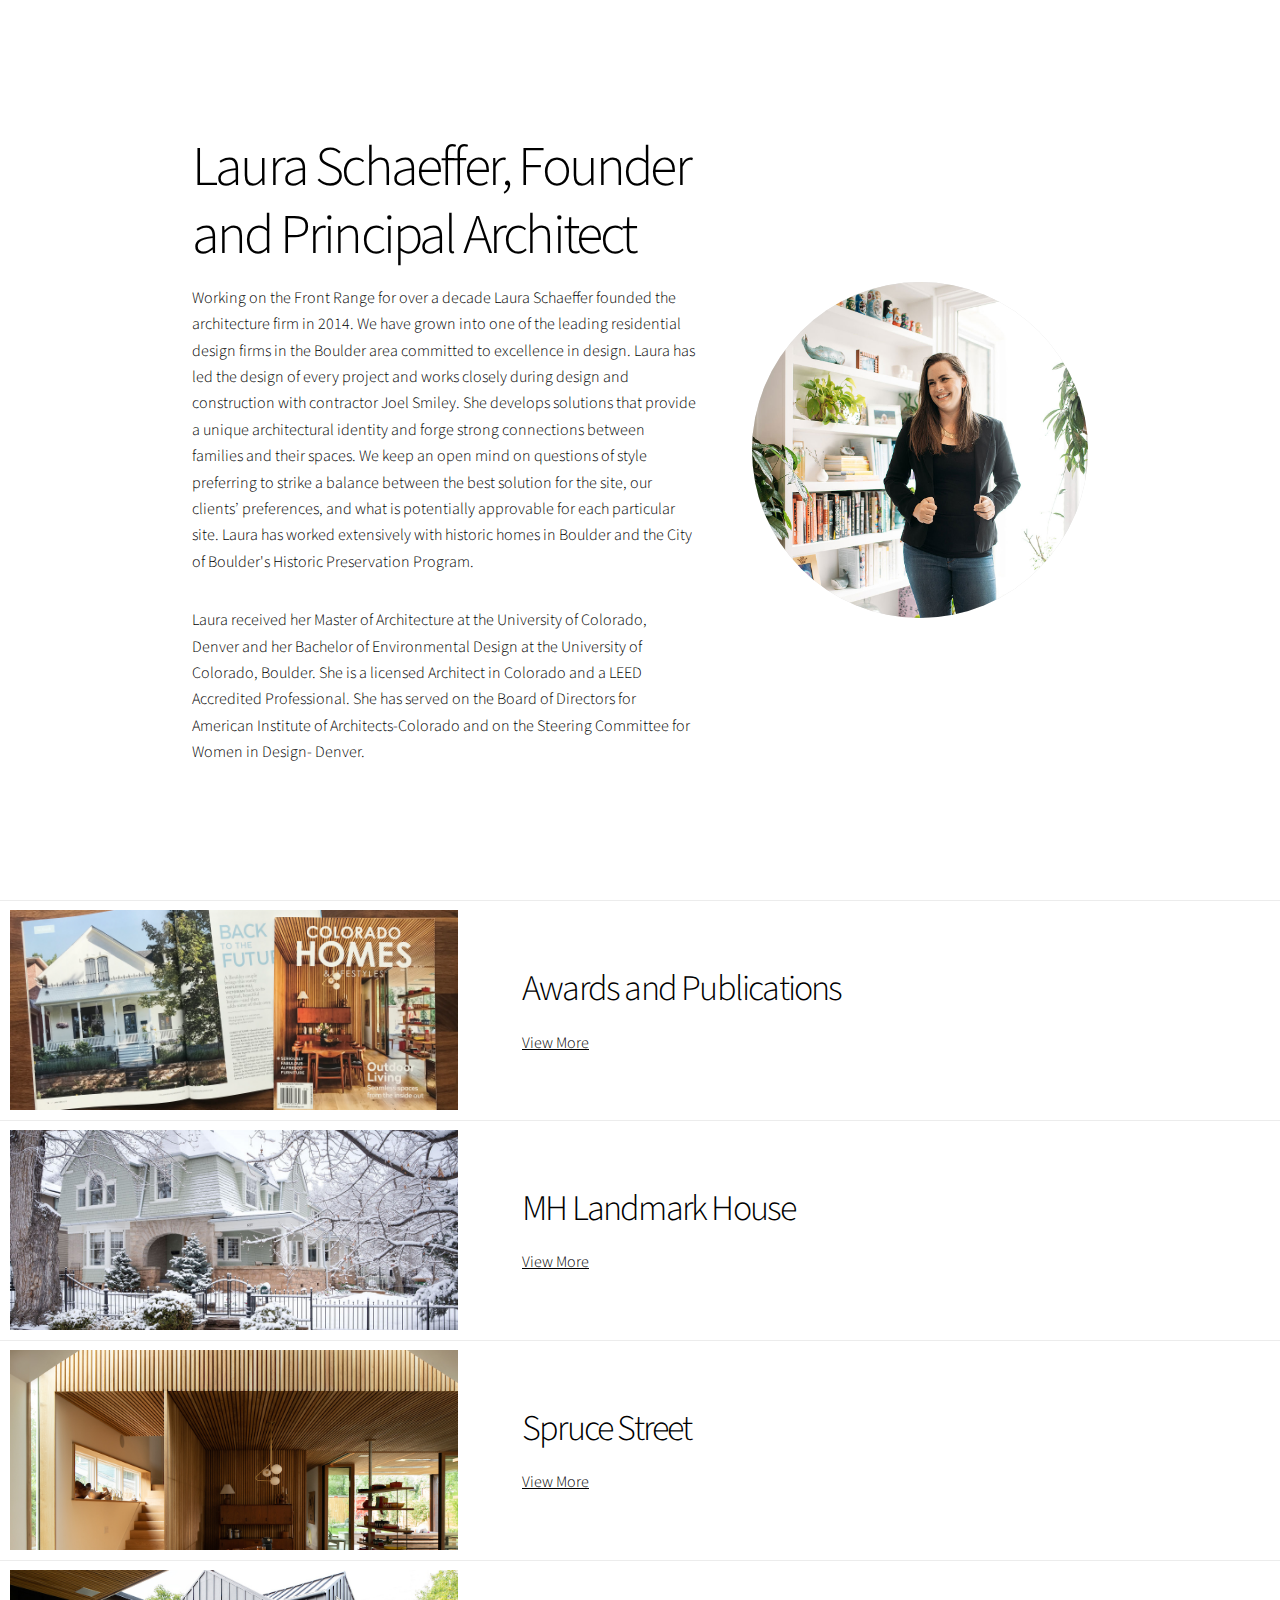
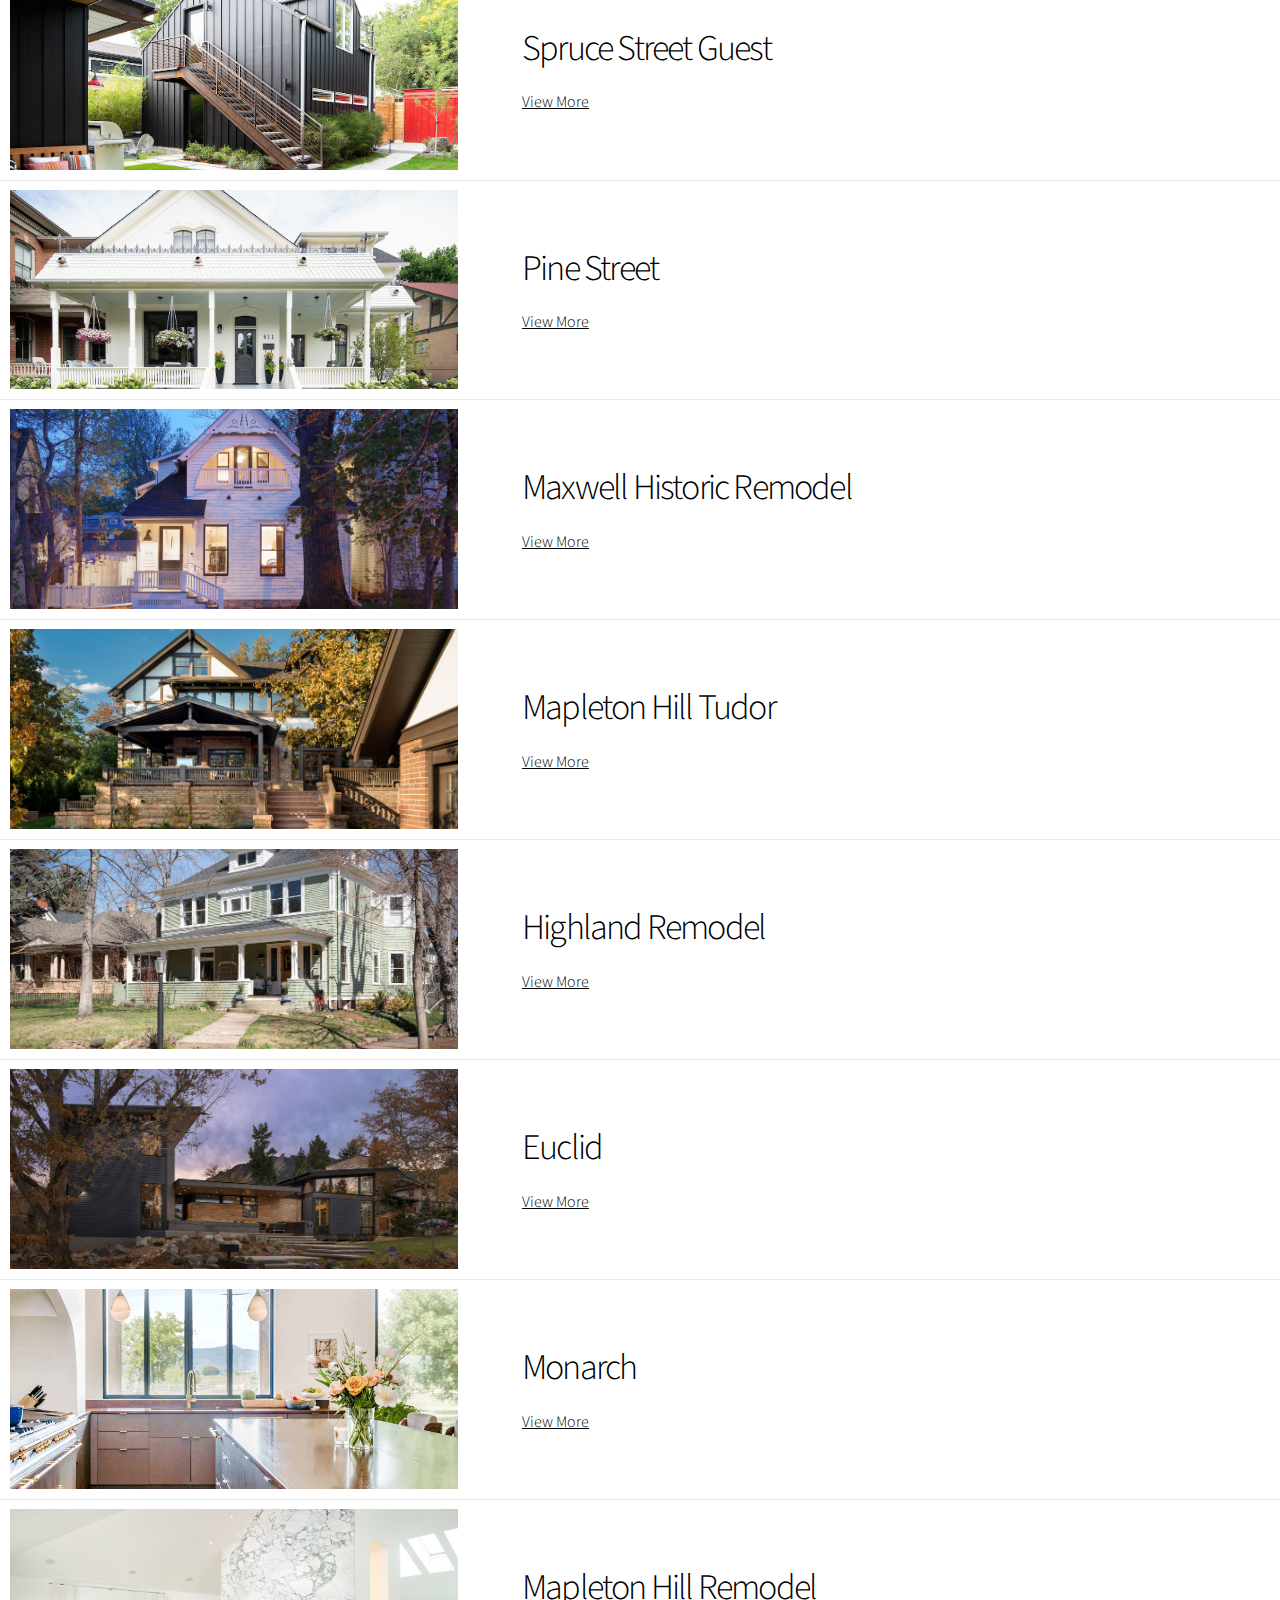
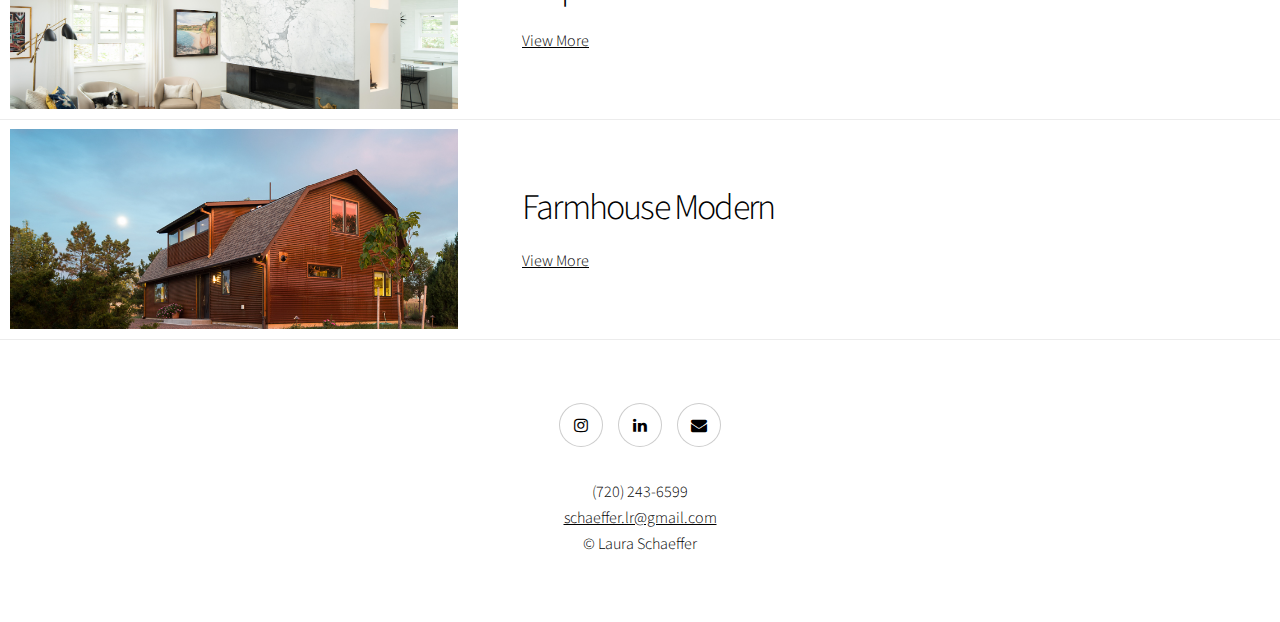
<file: index.html>
<!DOCTYPE HTML>
<html>
	<head>
		<title>Laura Schaeffer - Architect</title>
		<meta charset="utf-8" />
		<meta name="viewport" content="width=device-width, initial-scale=1" />
		<link rel="stylesheet" href="assets/css/main.css" />
		<!-- Global site tag (gtag.js) - Google Analytics -->
		<script async src="https://www.googletagmanager.com/gtag/js?id=UA-144213342-1"></script>
		<script>
		window.dataLayer = window.dataLayer || [];
		function gtag(){dataLayer.push(arguments);}
		gtag('js', new Date());

		gtag('config', 'UA-144213342-1');
		</script>
	</head>
	<body>
			<div id="wrapper" class="divided">
					<section class="banner style3 orient-left content-align-left image-position-right fullscreen">
						<div class="content">
							<h1>Laura Schaeffer, Founder and Principal Architect</h1>
							<p class="">
									Working on the Front Range for over a decade Laura Schaeffer founded the architecture firm in 2014. We have grown into one of the leading residential design firms in the Boulder area committed to excellence in design. Laura has led the design of every project and works closely during design and construction with contractor Joel Smiley. She develops solutions that provide a unique architectural identity and forge strong connections between families and their spaces. We keep an open mind on questions of style preferring to strike a balance between the best solution for the site, our clients’ preferences, and what is potentially approvable for each particular site. Laura has worked extensively with historic homes in Boulder and the City of Boulder's Historic Preservation Program.  
							</p>
							<p class="">
									Laura received her Master of Architecture at the University of Colorado, Denver and her Bachelor of Environmental Design at the University of Colorado, Boulder. She is a licensed Architect in Colorado and a LEED Accredited Professional. She has served on the Board of Directors for American Institute of Architects-Colorado and on the Steering Committee for Women in Design- Denver. 
							</p>
						</div>
						<div class="image">
							<img src="images/Laura Robison Schaeffer Architect.jpg?v=2" alt="" />
						</div>
					</section>
					
					<section class="spotlight style1 orient-right content-align-left image-position-center" id="first">
						<div class="content">
							<h2>Awards and Publications</h2>
							<ul class="actions vertical">
									<li><a class='loadGallery' data-project="Awards" href="javascript:void(0);" class="button">View More</a></li>
							</ul>
						</div>
						
						<div class="image">
							<a class='loadGallery' data-project="Awards" href="javascript:void(0);">
								<img src="images/project/Awards/LauraSchaefferMagazine.jpg" alt="Awards and Publications" />
							</a>
						</div>
					</section>

					<section class="spotlight style1 orient-right content-align-left image-position-center" id="first">
						<div class="content">
							<h2>MH Landmark House</h2>
							<ul class="actions vertical">
									<li><a class='loadGallery' data-project="MHLandmark" href="javascript:void(0);" class="button">View More</a></li>
							</ul>
						</div>
						
						<div class="image">
							<a class='loadGallery' data-project="MHLandmark" href="javascript:void(0);">
								<img src="images/project/Shingle/MHCover.jpg" alt="MH Landmark House" />
							</a>
						</div>
					</section>

					<section class="spotlight style1 orient-right content-align-left image-position-center" id="first">
						<div class="content">
							<h2>Spruce Street</h2>
							<ul class="actions vertical">
									<li><a class='loadGallery' data-project="Spruce" href="javascript:void(0);" class="button">View More</a></li>
							</ul>
						</div>
						
						<div class="image">
							<a class='loadGallery' data-project="Spruce" href="javascript:void(0);">
								<img src="images/project/1737SpruceMainHouse/03.jpg" alt="Spruce Street" />
							</a>
						</div>
					</section>

					<section class="spotlight style1 orient-right content-align-left image-position-center" id="first">
						<div class="content">
							<h2>Spruce Street Guest</h2>
							<ul class="actions vertical">
									<li><a class='loadGallery' data-project="SpruceGuest" href="javascript:void(0);" class="button">View More</a></li>
							</ul>
						</div>
						
						<div class="image">
							<a class='loadGallery' data-project="SpruceGuest" href="javascript:void(0);">
								<img src="images/project/1737SpruceGuestHouse/SpruceCover.jpg" alt="Spruce Street Guest" />
							</a>
						</div>
					</section>

					<section class="spotlight style1 orient-right content-align-left image-position-center" id="first">
						<div class="content">
							<h2>Pine Street</h2>
							<ul class="actions vertical">
									<li><a class='loadGallery' data-project="Pine" href="javascript:void(0);" class="button">View More</a></li>
							</ul>
						</div>
						
						<div class="image">
							<a class='loadGallery' data-project="Pine" href="javascript:void(0);">
								<img src="images/project/911Pine/PineCover.jpg" alt="Pine Street" />
							</a>
						</div>
					</section>

					<section class="spotlight style1 orient-right content-align-left image-position-center" id="first">
						<div class="content">
							<h2>Maxwell Historic Remodel</h2>
							<ul class="actions vertical">
									<li><a class='loadGallery' data-project="Maxwell" href="javascript:void(0);" class="button">View More</a></li>
							</ul>
						</div>
						
						<div class="image">
							<a class='loadGallery' data-project="Maxwell" href="javascript:void(0);">
								<img src="images/project/Maxwell/01.jpg" alt="Maxwell Historic Remodel" />
							</a>
						</div>
					</section>

					<section class="spotlight style1 orient-right content-align-left image-position-center" id="first">
						<div class="content">
							<h2>Mapleton Hill Tudor</h2>
							<ul class="actions vertical">
									<li><a class='loadGallery' data-project="MapletonHillTudor" href="javascript:void(0);" class="button">View More</a></li>
							</ul>
						</div>
						
						<div class="image">
							<a class='loadGallery' data-project="MapletonHillTudor" href="javascript:void(0);">
								<img src="images/project/MapletonHillTudor/cover.jpg" alt="Mapleton Hill Tudor" />
							</a>
						</div>
					</section>

					<section class="spotlight style1 orient-right content-align-left image-position-center" id="first">
						<div class="content">
							<h2>Highland Remodel</h2>
							<ul class="actions vertical">
									<li><a class='loadGallery' data-project="Highland" href="javascript:void(0);" class="button">View More</a></li>
							</ul>
						</div>
						
						<div class="image">
							<a class='loadGallery' data-project="Highland" href="javascript:void(0);">
								<img src="images/project/Highland/HighlandMain.jpg" alt="Highland Remodel" />
							</a>
						</div>
					</section>

					<section class="spotlight style1 orient-right content-align-left image-position-center" id="first">
						<div class="content">
							<h2>Euclid</h2>
							<ul class="actions vertical">
									<li><a class='loadGallery' data-project="Euclid" href="javascript:void(0);" class="button">View More</a></li>
							</ul>
						</div>
						
						<div class="image">
							<a class='loadGallery' data-project="Euclid" href="javascript:void(0);">
								<img src="images/project/Euclid/01.jpg" alt="Euclid" />
							</a>
						</div>
					</section>

					<section class="spotlight style1 orient-right content-align-left image-position-center" id="first">
						<div class="content">
							<h2>Monarch</h2>
							<ul class="actions vertical">
									<li><a class='loadGallery' data-project="Monarch" href="javascript:void(0);" class="button">View More</a></li>
							</ul>
						</div>
						
						<div class="image">
							<a class='loadGallery' data-project="Monarch" href="javascript:void(0);">
								<img src="images/project/Monarch/07.gif" alt="Monarch" />
							</a>
						</div>
					</section>

					<section class="spotlight style1 orient-right content-align-left image-position-center" id="first">
						<div class="content">
							<h2>Mapleton Hill Remodel</h2>
							<ul class="actions vertical">
									<li><a class='loadGallery' data-project="Mapleton" href="javascript:void(0);" class="button">View More</a></li>
							</ul>
						</div>
						
						<div class="image">
							<a class='loadGallery' data-project="Mapleton" href="javascript:void(0);">
								<img src="images/project/Mapleton/01.jpg" alt="Mapleton Hill Remodel" />
							</a>
						</div>
					</section>

					<!--<section class="spotlight style1 orient-right content-align-left image-position-center" id="first">
						<div class="content">
							<h2>On The Boards</h2>
							<ul class="actions vertical">
									<li><a class='loadGallery' data-project="OnTheBoards" href="javascript:void(0);" class="button">View More</a></li>
							</ul>
						</div>
						
						<div class="image">
							<a class='loadGallery' data-project="OnTheBoards" href="javascript:void(0);">
								<img src="images/project/OnTheBoards/1-web.jpg" alt="On The Boards" />
							</a>
						</div>
					</section>-->

					<section class="spotlight style1 orient-right content-align-left image-position-center" id="first">
						<div class="content">
							<h2>Farmhouse Modern</h2>
							<ul class="actions vertical">
								<li><a class='loadGallery' data-project="Farmhouse" href="javascript:void(0);" class="button">View More</a></li>
							</ul>
						</div>
						
						<div class="image">
							<a class='loadGallery' data-project="Farmhouse" href="javascript:void(0);">
								<img src="images/project/Farmhouse-Modern/Main.jpg" alt="Farmhouse Modern" />
							</a>
						</div>
					</section>

					<!--<section class="spotlight style1 orient-right content-align-left image-position-center" id="first">
						<div class="content">
							<h2>Vassar Home Remodel</h2>
							<ul class="actions vertical">
								<li><a class='loadGallery' data-project="Vassar" href="javascript:void(0);" class="button">View More</a></li>
							</ul>
						</div>
						
						<div class="image">
							<a class='loadGallery' data-project="Vassar" href="javascript:void(0);">
								<img src="images/project/Vassar-Home-Remodel/Vassar Dining Kitchen.jpg" alt="Vassar Dining Kitchen" />
							</a>
						</div>
					</section>-->


				<!-- Footer -->
					<footer class="wrapper style1 align-center">
						<div class="inner">
							<ul class="icons">
								<li><a href="https://www.instagram.com/lauraarchitect/" class="icon style2 fa-instagram"><span class="label">Instagram</span></a></li>
								<li><a href="https://www.linkedin.com/in/laura-schaeffer-4b5567a/" class="icon style2 fa-linkedin"><span class="label">LinkedIn</span></a></li>
								<li><a href="mailto:schaeffer.lr@gmail.com" class="icon style2 fa-envelope"><span class="label">Email</span></a></li>
							</ul>
							<p id="phone">(720) 243-6599</p>
							<p id="email"><a href="mailto:schaeffer.lr@gmail.com">schaeffer.lr@gmail.com</a></p>
							<p>&copy; Laura Schaeffer</p>
						</div>
					</footer>

			</div>

		<!-- Scripts -->
			<script src="assets/js/app.js"></script>
			<script src="assets/js/jquery.min.js"></script>
			<script src="assets/js/jquery.scrollex.min.js"></script>
			<script src="assets/js/jquery.scrolly.min.js"></script>
			<script src="assets/js/skel.min.js"></script>
			<script src="assets/js/util.js"></script>
			<script src="assets/js/main.js"></script>
	</body>
</html>
</file>
<file: assets/css/main.css>
@import url(font-awesome.min.css);
@import url("https://fonts.googleapis.com/css?family=Source+Sans+Pro:300,300i,400,400i");

/*
	Story by HTML5 UP
	html5up.net | @ajlkn
	Free for personal and commercial use under the CCA 3.0 license (html5up.net/license)
*/

/* Reset */

	html, body, div, span, applet, object, iframe, h1, h2, h3, h4, h5, h6, p, blockquote, pre, a, abbr, acronym, address, big, cite, code, del, dfn, em, img, ins, kbd, q, s, samp, small, strike, strong, sub, sup, tt, var, b, u, i, center, dl, dt, dd, ol, ul, li, fieldset, form, label, legend, table, caption, tbody, tfoot, thead, tr, th, td, article, aside, canvas, details, embed, figure, figcaption, footer, header, hgroup, menu, nav, output, ruby, section, summary, time, mark, audio, video {
		margin: 0;
		padding: 0;
		border: 0;
		font-size: 100%;
		font: inherit;
		vertical-align: baseline;
	}

	article, aside, details, figcaption, figure, footer, header, hgroup, menu, nav, section {
		display: block;
	}

	body {
		line-height: 1;
	}

	ol, ul {
		list-style: none;
	}

	blockquote, q {
		quotes: none;
	}

	blockquote:before, blockquote:after, q:before, q:after {
		content: '';
		content: none;
	}

	table {
		border-collapse: collapse;
		border-spacing: 0;
	}

	body {
		-webkit-text-size-adjust: none;
	}

/* Box Model */

	*, *:before, *:after {
		-moz-box-sizing: border-box;
		-webkit-box-sizing: border-box;
		box-sizing: border-box;
	}

/* Grid */

	.row {
		border-bottom: solid 1px transparent;
		-moz-box-sizing: border-box;
		-webkit-box-sizing: border-box;
		box-sizing: border-box;
	}

	.row > * {
		float: left;
		-moz-box-sizing: border-box;
		-webkit-box-sizing: border-box;
		box-sizing: border-box;
	}

	.row:after, .row:before {
		content: '';
		display: block;
		clear: both;
		height: 0;
	}

	.row.uniform > * > :first-child {
		margin-top: 0;
	}

	.row.uniform > * > :last-child {
		margin-bottom: 0;
	}

	.row.\30 \25 > * {
		padding: 0 0 0 0rem;
	}

	.row.\30 \25 {
		margin: 0 0 -1px 0rem;
	}

	.row.uniform.\30 \25 > * {
		padding: 0rem 0 0 0rem;
	}

	.row.uniform.\30 \25 {
		margin: 0rem 0 -1px 0rem;
	}

	.row > * {
		padding: 0 0 0 2rem;
	}

	.row {
		margin: 0 0 -1px -2rem;
	}

	.row.uniform > * {
		padding: 2rem 0 0 2rem;
	}

	.row.uniform {
		margin: -2rem 0 -1px -2rem;
	}

	.row.\32 00\25 > * {
		padding: 0 0 0 4rem;
	}

	.row.\32 00\25 {
		margin: 0 0 -1px -4rem;
	}

	.row.uniform.\32 00\25 > * {
		padding: 4rem 0 0 4rem;
	}

	.row.uniform.\32 00\25 {
		margin: -4rem 0 -1px -4rem;
	}

	.row.\31 50\25 > * {
		padding: 0 0 0 3rem;
	}

	.row.\31 50\25 {
		margin: 0 0 -1px -3rem;
	}

	.row.uniform.\31 50\25 > * {
		padding: 3rem 0 0 3rem;
	}

	.row.uniform.\31 50\25 {
		margin: -3rem 0 -1px -3rem;
	}

	.row.\35 0\25 > * {
		padding: 0 0 0 1rem;
	}

	.row.\35 0\25 {
		margin: 0 0 -1px -1rem;
	}

	.row.uniform.\35 0\25 > * {
		padding: 1rem 0 0 1rem;
	}

	.row.uniform.\35 0\25 {
		margin: -1rem 0 -1px -1rem;
	}

	.row.\32 5\25 > * {
		padding: 0 0 0 0.5rem;
	}

	.row.\32 5\25 {
		margin: 0 0 -1px -0.5rem;
	}

	.row.uniform.\32 5\25 > * {
		padding: 0.5rem 0 0 0.5rem;
	}

	.row.uniform.\32 5\25 {
		margin: -0.5rem 0 -1px -0.5rem;
	}

	.\31 2u, .\31 2u\24 {
		width: 100%;
		clear: none;
		margin-left: 0;
	}

	.\31 1u, .\31 1u\24 {
		width: 91.6666666667%;
		clear: none;
		margin-left: 0;
	}

	.\31 0u, .\31 0u\24 {
		width: 83.3333333333%;
		clear: none;
		margin-left: 0;
	}

	.\39 u, .\39 u\24 {
		width: 75%;
		clear: none;
		margin-left: 0;
	}

	.\38 u, .\38 u\24 {
		width: 66.6666666667%;
		clear: none;
		margin-left: 0;
	}

	.\37 u, .\37 u\24 {
		width: 58.3333333333%;
		clear: none;
		margin-left: 0;
	}

	.\36 u, .\36 u\24 {
		width: 50%;
		clear: none;
		margin-left: 0;
	}

	.\35 u, .\35 u\24 {
		width: 41.6666666667%;
		clear: none;
		margin-left: 0;
	}

	.\34 u, .\34 u\24 {
		width: 33.3333333333%;
		clear: none;
		margin-left: 0;
	}

	.\33 u, .\33 u\24 {
		width: 25%;
		clear: none;
		margin-left: 0;
	}

	.\32 u, .\32 u\24 {
		width: 16.6666666667%;
		clear: none;
		margin-left: 0;
	}

	.\31 u, .\31 u\24 {
		width: 8.3333333333%;
		clear: none;
		margin-left: 0;
	}

	.\31 2u\24 + *,
	.\31 1u\24 + *,
	.\31 0u\24 + *,
	.\39 u\24 + *,
	.\38 u\24 + *,
	.\37 u\24 + *,
	.\36 u\24 + *,
	.\35 u\24 + *,
	.\34 u\24 + *,
	.\33 u\24 + *,
	.\32 u\24 + *,
	.\31 u\24 + * {
		clear: left;
	}

	.\-11u {
		margin-left: 91.66667%;
	}

	.\-10u {
		margin-left: 83.33333%;
	}

	.\-9u {
		margin-left: 75%;
	}

	.\-8u {
		margin-left: 66.66667%;
	}

	.\-7u {
		margin-left: 58.33333%;
	}

	.\-6u {
		margin-left: 50%;
	}

	.\-5u {
		margin-left: 41.66667%;
	}

	.\-4u {
		margin-left: 33.33333%;
	}

	.\-3u {
		margin-left: 25%;
	}

	.\-2u {
		margin-left: 16.66667%;
	}

	.\-1u {
		margin-left: 8.33333%;
	}

	@media screen and (max-width: 1680px) {

		.row > * {
			padding: 0 0 0 2rem;
		}

		.row {
			margin: 0 0 -1px -2rem;
		}

		.row.uniform > * {
			padding: 2rem 0 0 2rem;
		}

		.row.uniform {
			margin: -2rem 0 -1px -2rem;
		}

		.row.\32 00\25 > * {
			padding: 0 0 0 4rem;
		}

		.row.\32 00\25 {
			margin: 0 0 -1px -4rem;
		}

		.row.uniform.\32 00\25 > * {
			padding: 4rem 0 0 4rem;
		}

		.row.uniform.\32 00\25 {
			margin: -4rem 0 -1px -4rem;
		}

		.row.\31 50\25 > * {
			padding: 0 0 0 3rem;
		}

		.row.\31 50\25 {
			margin: 0 0 -1px -3rem;
		}

		.row.uniform.\31 50\25 > * {
			padding: 3rem 0 0 3rem;
		}

		.row.uniform.\31 50\25 {
			margin: -3rem 0 -1px -3rem;
		}

		.row.\35 0\25 > * {
			padding: 0 0 0 1rem;
		}

		.row.\35 0\25 {
			margin: 0 0 -1px -1rem;
		}

		.row.uniform.\35 0\25 > * {
			padding: 1rem 0 0 1rem;
		}

		.row.uniform.\35 0\25 {
			margin: -1rem 0 -1px -1rem;
		}

		.row.\32 5\25 > * {
			padding: 0 0 0 0.5rem;
		}

		.row.\32 5\25 {
			margin: 0 0 -1px -0.5rem;
		}

		.row.uniform.\32 5\25 > * {
			padding: 0.5rem 0 0 0.5rem;
		}

		.row.uniform.\32 5\25 {
			margin: -0.5rem 0 -1px -0.5rem;
		}

		.\31 2u\28xlarge\29, .\31 2u\24\28xlarge\29 {
			width: 100%;
			clear: none;
			margin-left: 0;
		}

		.\31 1u\28xlarge\29, .\31 1u\24\28xlarge\29 {
			width: 91.6666666667%;
			clear: none;
			margin-left: 0;
		}

		.\31 0u\28xlarge\29, .\31 0u\24\28xlarge\29 {
			width: 83.3333333333%;
			clear: none;
			margin-left: 0;
		}

		.\39 u\28xlarge\29, .\39 u\24\28xlarge\29 {
			width: 75%;
			clear: none;
			margin-left: 0;
		}

		.\38 u\28xlarge\29, .\38 u\24\28xlarge\29 {
			width: 66.6666666667%;
			clear: none;
			margin-left: 0;
		}

		.\37 u\28xlarge\29, .\37 u\24\28xlarge\29 {
			width: 58.3333333333%;
			clear: none;
			margin-left: 0;
		}

		.\36 u\28xlarge\29, .\36 u\24\28xlarge\29 {
			width: 50%;
			clear: none;
			margin-left: 0;
		}

		.\35 u\28xlarge\29, .\35 u\24\28xlarge\29 {
			width: 41.6666666667%;
			clear: none;
			margin-left: 0;
		}

		.\34 u\28xlarge\29, .\34 u\24\28xlarge\29 {
			width: 33.3333333333%;
			clear: none;
			margin-left: 0;
		}

		.\33 u\28xlarge\29, .\33 u\24\28xlarge\29 {
			width: 25%;
			clear: none;
			margin-left: 0;
		}

		.\32 u\28xlarge\29, .\32 u\24\28xlarge\29 {
			width: 16.6666666667%;
			clear: none;
			margin-left: 0;
		}

		.\31 u\28xlarge\29, .\31 u\24\28xlarge\29 {
			width: 8.3333333333%;
			clear: none;
			margin-left: 0;
		}

		.\31 2u\24\28xlarge\29 + *,
		.\31 1u\24\28xlarge\29 + *,
		.\31 0u\24\28xlarge\29 + *,
		.\39 u\24\28xlarge\29 + *,
		.\38 u\24\28xlarge\29 + *,
		.\37 u\24\28xlarge\29 + *,
		.\36 u\24\28xlarge\29 + *,
		.\35 u\24\28xlarge\29 + *,
		.\34 u\24\28xlarge\29 + *,
		.\33 u\24\28xlarge\29 + *,
		.\32 u\24\28xlarge\29 + *,
		.\31 u\24\28xlarge\29 + * {
			clear: left;
		}

		.\-11u\28xlarge\29 {
			margin-left: 91.66667%;
		}

		.\-10u\28xlarge\29 {
			margin-left: 83.33333%;
		}

		.\-9u\28xlarge\29 {
			margin-left: 75%;
		}

		.\-8u\28xlarge\29 {
			margin-left: 66.66667%;
		}

		.\-7u\28xlarge\29 {
			margin-left: 58.33333%;
		}

		.\-6u\28xlarge\29 {
			margin-left: 50%;
		}

		.\-5u\28xlarge\29 {
			margin-left: 41.66667%;
		}

		.\-4u\28xlarge\29 {
			margin-left: 33.33333%;
		}

		.\-3u\28xlarge\29 {
			margin-left: 25%;
		}

		.\-2u\28xlarge\29 {
			margin-left: 16.66667%;
		}

		.\-1u\28xlarge\29 {
			margin-left: 8.33333%;
		}

	}

	@media screen and (max-width: 1280px) {

		.row > * {
			padding: 0 0 0 2rem;
		}

		.row {
			margin: 0 0 -1px -2rem;
		}

		.row.uniform > * {
			padding: 2rem 0 0 2rem;
		}

		.row.uniform {
			margin: -2rem 0 -1px -2rem;
		}

		.row.\32 00\25 > * {
			padding: 0 0 0 4rem;
		}

		.row.\32 00\25 {
			margin: 0 0 -1px -4rem;
		}

		.row.uniform.\32 00\25 > * {
			padding: 4rem 0 0 4rem;
		}

		.row.uniform.\32 00\25 {
			margin: -4rem 0 -1px -4rem;
		}

		.row.\31 50\25 > * {
			padding: 0 0 0 3rem;
		}

		.row.\31 50\25 {
			margin: 0 0 -1px -3rem;
		}

		.row.uniform.\31 50\25 > * {
			padding: 3rem 0 0 3rem;
		}

		.row.uniform.\31 50\25 {
			margin: -3rem 0 -1px -3rem;
		}

		.row.\35 0\25 > * {
			padding: 0 0 0 1rem;
		}

		.row.\35 0\25 {
			margin: 0 0 -1px -1rem;
		}

		.row.uniform.\35 0\25 > * {
			padding: 1rem 0 0 1rem;
		}

		.row.uniform.\35 0\25 {
			margin: -1rem 0 -1px -1rem;
		}

		.row.\32 5\25 > * {
			padding: 0 0 0 0.5rem;
		}

		.row.\32 5\25 {
			margin: 0 0 -1px -0.5rem;
		}

		.row.uniform.\32 5\25 > * {
			padding: 0.5rem 0 0 0.5rem;
		}

		.row.uniform.\32 5\25 {
			margin: -0.5rem 0 -1px -0.5rem;
		}

		.\31 2u\28large\29, .\31 2u\24\28large\29 {
			width: 100%;
			clear: none;
			margin-left: 0;
		}

		.\31 1u\28large\29, .\31 1u\24\28large\29 {
			width: 91.6666666667%;
			clear: none;
			margin-left: 0;
		}

		.\31 0u\28large\29, .\31 0u\24\28large\29 {
			width: 83.3333333333%;
			clear: none;
			margin-left: 0;
		}

		.\39 u\28large\29, .\39 u\24\28large\29 {
			width: 75%;
			clear: none;
			margin-left: 0;
		}

		.\38 u\28large\29, .\38 u\24\28large\29 {
			width: 66.6666666667%;
			clear: none;
			margin-left: 0;
		}

		.\37 u\28large\29, .\37 u\24\28large\29 {
			width: 58.3333333333%;
			clear: none;
			margin-left: 0;
		}

		.\36 u\28large\29, .\36 u\24\28large\29 {
			width: 50%;
			clear: none;
			margin-left: 0;
		}

		.\35 u\28large\29, .\35 u\24\28large\29 {
			width: 41.6666666667%;
			clear: none;
			margin-left: 0;
		}

		.\34 u\28large\29, .\34 u\24\28large\29 {
			width: 33.3333333333%;
			clear: none;
			margin-left: 0;
		}

		.\33 u\28large\29, .\33 u\24\28large\29 {
			width: 25%;
			clear: none;
			margin-left: 0;
		}

		.\32 u\28large\29, .\32 u\24\28large\29 {
			width: 16.6666666667%;
			clear: none;
			margin-left: 0;
		}

		.\31 u\28large\29, .\31 u\24\28large\29 {
			width: 8.3333333333%;
			clear: none;
			margin-left: 0;
		}

		.\31 2u\24\28large\29 + *,
		.\31 1u\24\28large\29 + *,
		.\31 0u\24\28large\29 + *,
		.\39 u\24\28large\29 + *,
		.\38 u\24\28large\29 + *,
		.\37 u\24\28large\29 + *,
		.\36 u\24\28large\29 + *,
		.\35 u\24\28large\29 + *,
		.\34 u\24\28large\29 + *,
		.\33 u\24\28large\29 + *,
		.\32 u\24\28large\29 + *,
		.\31 u\24\28large\29 + * {
			clear: left;
		}

		.\-11u\28large\29 {
			margin-left: 91.66667%;
		}

		.\-10u\28large\29 {
			margin-left: 83.33333%;
		}

		.\-9u\28large\29 {
			margin-left: 75%;
		}

		.\-8u\28large\29 {
			margin-left: 66.66667%;
		}

		.\-7u\28large\29 {
			margin-left: 58.33333%;
		}

		.\-6u\28large\29 {
			margin-left: 50%;
		}

		.\-5u\28large\29 {
			margin-left: 41.66667%;
		}

		.\-4u\28large\29 {
			margin-left: 33.33333%;
		}

		.\-3u\28large\29 {
			margin-left: 25%;
		}

		.\-2u\28large\29 {
			margin-left: 16.66667%;
		}

		.\-1u\28large\29 {
			margin-left: 8.33333%;
		}

	}

	@media screen and (max-width: 980px) {

		.row > * {
			padding: 0 0 0 2rem;
		}

		.row {
			margin: 0 0 -1px -2rem;
		}

		.row.uniform > * {
			padding: 2rem 0 0 2rem;
		}

		.row.uniform {
			margin: -2rem 0 -1px -2rem;
		}

		.row.\32 00\25 > * {
			padding: 0 0 0 4rem;
		}

		.row.\32 00\25 {
			margin: 0 0 -1px -4rem;
		}

		.row.uniform.\32 00\25 > * {
			padding: 4rem 0 0 4rem;
		}

		.row.uniform.\32 00\25 {
			margin: -4rem 0 -1px -4rem;
		}

		.row.\31 50\25 > * {
			padding: 0 0 0 3rem;
		}

		.row.\31 50\25 {
			margin: 0 0 -1px -3rem;
		}

		.row.uniform.\31 50\25 > * {
			padding: 3rem 0 0 3rem;
		}

		.row.uniform.\31 50\25 {
			margin: -3rem 0 -1px -3rem;
		}

		.row.\35 0\25 > * {
			padding: 0 0 0 1rem;
		}

		.row.\35 0\25 {
			margin: 0 0 -1px -1rem;
		}

		.row.uniform.\35 0\25 > * {
			padding: 1rem 0 0 1rem;
		}

		.row.uniform.\35 0\25 {
			margin: -1rem 0 -1px -1rem;
		}

		.row.\32 5\25 > * {
			padding: 0 0 0 0.5rem;
		}

		.row.\32 5\25 {
			margin: 0 0 -1px -0.5rem;
		}

		.row.uniform.\32 5\25 > * {
			padding: 0.5rem 0 0 0.5rem;
		}

		.row.uniform.\32 5\25 {
			margin: -0.5rem 0 -1px -0.5rem;
		}

		.\31 2u\28medium\29, .\31 2u\24\28medium\29 {
			width: 100%;
			clear: none;
			margin-left: 0;
		}

		.\31 1u\28medium\29, .\31 1u\24\28medium\29 {
			width: 91.6666666667%;
			clear: none;
			margin-left: 0;
		}

		.\31 0u\28medium\29, .\31 0u\24\28medium\29 {
			width: 83.3333333333%;
			clear: none;
			margin-left: 0;
		}

		.\39 u\28medium\29, .\39 u\24\28medium\29 {
			width: 75%;
			clear: none;
			margin-left: 0;
		}

		.\38 u\28medium\29, .\38 u\24\28medium\29 {
			width: 66.6666666667%;
			clear: none;
			margin-left: 0;
		}

		.\37 u\28medium\29, .\37 u\24\28medium\29 {
			width: 58.3333333333%;
			clear: none;
			margin-left: 0;
		}

		.\36 u\28medium\29, .\36 u\24\28medium\29 {
			width: 50%;
			clear: none;
			margin-left: 0;
		}

		.\35 u\28medium\29, .\35 u\24\28medium\29 {
			width: 41.6666666667%;
			clear: none;
			margin-left: 0;
		}

		.\34 u\28medium\29, .\34 u\24\28medium\29 {
			width: 33.3333333333%;
			clear: none;
			margin-left: 0;
		}

		.\33 u\28medium\29, .\33 u\24\28medium\29 {
			width: 25%;
			clear: none;
			margin-left: 0;
		}

		.\32 u\28medium\29, .\32 u\24\28medium\29 {
			width: 16.6666666667%;
			clear: none;
			margin-left: 0;
		}

		.\31 u\28medium\29, .\31 u\24\28medium\29 {
			width: 8.3333333333%;
			clear: none;
			margin-left: 0;
		}

		.\31 2u\24\28medium\29 + *,
		.\31 1u\24\28medium\29 + *,
		.\31 0u\24\28medium\29 + *,
		.\39 u\24\28medium\29 + *,
		.\38 u\24\28medium\29 + *,
		.\37 u\24\28medium\29 + *,
		.\36 u\24\28medium\29 + *,
		.\35 u\24\28medium\29 + *,
		.\34 u\24\28medium\29 + *,
		.\33 u\24\28medium\29 + *,
		.\32 u\24\28medium\29 + *,
		.\31 u\24\28medium\29 + * {
			clear: left;
		}

		.\-11u\28medium\29 {
			margin-left: 91.66667%;
		}

		.\-10u\28medium\29 {
			margin-left: 83.33333%;
		}

		.\-9u\28medium\29 {
			margin-left: 75%;
		}

		.\-8u\28medium\29 {
			margin-left: 66.66667%;
		}

		.\-7u\28medium\29 {
			margin-left: 58.33333%;
		}

		.\-6u\28medium\29 {
			margin-left: 50%;
		}

		.\-5u\28medium\29 {
			margin-left: 41.66667%;
		}

		.\-4u\28medium\29 {
			margin-left: 33.33333%;
		}

		.\-3u\28medium\29 {
			margin-left: 25%;
		}

		.\-2u\28medium\29 {
			margin-left: 16.66667%;
		}

		.\-1u\28medium\29 {
			margin-left: 8.33333%;
		}

	}

	@media screen and (max-width: 736px) {

		.row > * {
			padding: 0 0 0 2rem;
		}

		.row {
			margin: 0 0 -1px -2rem;
		}

		.row.uniform > * {
			padding: 2rem 0 0 2rem;
		}

		.row.uniform {
			margin: -2rem 0 -1px -2rem;
		}

		.row.\32 00\25 > * {
			padding: 0 0 0 4rem;
		}

		.row.\32 00\25 {
			margin: 0 0 -1px -4rem;
		}

		.row.uniform.\32 00\25 > * {
			padding: 4rem 0 0 4rem;
		}

		.row.uniform.\32 00\25 {
			margin: -4rem 0 -1px -4rem;
		}

		.row.\31 50\25 > * {
			padding: 0 0 0 3rem;
		}

		.row.\31 50\25 {
			margin: 0 0 -1px -3rem;
		}

		.row.uniform.\31 50\25 > * {
			padding: 3rem 0 0 3rem;
		}

		.row.uniform.\31 50\25 {
			margin: -3rem 0 -1px -3rem;
		}

		.row.\35 0\25 > * {
			padding: 0 0 0 1rem;
		}

		.row.\35 0\25 {
			margin: 0 0 -1px -1rem;
		}

		.row.uniform.\35 0\25 > * {
			padding: 1rem 0 0 1rem;
		}

		.row.uniform.\35 0\25 {
			margin: -1rem 0 -1px -1rem;
		}

		.row.\32 5\25 > * {
			padding: 0 0 0 0.5rem;
		}

		.row.\32 5\25 {
			margin: 0 0 -1px -0.5rem;
		}

		.row.uniform.\32 5\25 > * {
			padding: 0.5rem 0 0 0.5rem;
		}

		.row.uniform.\32 5\25 {
			margin: -0.5rem 0 -1px -0.5rem;
		}

		.\31 2u\28small\29, .\31 2u\24\28small\29 {
			width: 100%;
			clear: none;
			margin-left: 0;
		}

		.\31 1u\28small\29, .\31 1u\24\28small\29 {
			width: 91.6666666667%;
			clear: none;
			margin-left: 0;
		}

		.\31 0u\28small\29, .\31 0u\24\28small\29 {
			width: 83.3333333333%;
			clear: none;
			margin-left: 0;
		}

		.\39 u\28small\29, .\39 u\24\28small\29 {
			width: 75%;
			clear: none;
			margin-left: 0;
		}

		.\38 u\28small\29, .\38 u\24\28small\29 {
			width: 66.6666666667%;
			clear: none;
			margin-left: 0;
		}

		.\37 u\28small\29, .\37 u\24\28small\29 {
			width: 58.3333333333%;
			clear: none;
			margin-left: 0;
		}

		.\36 u\28small\29, .\36 u\24\28small\29 {
			width: 50%;
			clear: none;
			margin-left: 0;
		}

		.\35 u\28small\29, .\35 u\24\28small\29 {
			width: 41.6666666667%;
			clear: none;
			margin-left: 0;
		}

		.\34 u\28small\29, .\34 u\24\28small\29 {
			width: 33.3333333333%;
			clear: none;
			margin-left: 0;
		}

		.\33 u\28small\29, .\33 u\24\28small\29 {
			width: 25%;
			clear: none;
			margin-left: 0;
		}

		.\32 u\28small\29, .\32 u\24\28small\29 {
			width: 16.6666666667%;
			clear: none;
			margin-left: 0;
		}

		.\31 u\28small\29, .\31 u\24\28small\29 {
			width: 8.3333333333%;
			clear: none;
			margin-left: 0;
		}

		.\31 2u\24\28small\29 + *,
		.\31 1u\24\28small\29 + *,
		.\31 0u\24\28small\29 + *,
		.\39 u\24\28small\29 + *,
		.\38 u\24\28small\29 + *,
		.\37 u\24\28small\29 + *,
		.\36 u\24\28small\29 + *,
		.\35 u\24\28small\29 + *,
		.\34 u\24\28small\29 + *,
		.\33 u\24\28small\29 + *,
		.\32 u\24\28small\29 + *,
		.\31 u\24\28small\29 + * {
			clear: left;
		}

		.\-11u\28small\29 {
			margin-left: 91.66667%;
		}

		.\-10u\28small\29 {
			margin-left: 83.33333%;
		}

		.\-9u\28small\29 {
			margin-left: 75%;
		}

		.\-8u\28small\29 {
			margin-left: 66.66667%;
		}

		.\-7u\28small\29 {
			margin-left: 58.33333%;
		}

		.\-6u\28small\29 {
			margin-left: 50%;
		}

		.\-5u\28small\29 {
			margin-left: 41.66667%;
		}

		.\-4u\28small\29 {
			margin-left: 33.33333%;
		}

		.\-3u\28small\29 {
			margin-left: 25%;
		}

		.\-2u\28small\29 {
			margin-left: 16.66667%;
		}

		.\-1u\28small\29 {
			margin-left: 8.33333%;
		}

	}

	@media screen and (max-width: 480px) {

		.row > * {
			padding: 0 0 0 2rem;
		}

		.row {
			margin: 0 0 -1px -2rem;
		}

		.row.uniform > * {
			padding: 2rem 0 0 2rem;
		}

		.row.uniform {
			margin: -2rem 0 -1px -2rem;
		}

		.row.\32 00\25 > * {
			padding: 0 0 0 4rem;
		}

		.row.\32 00\25 {
			margin: 0 0 -1px -4rem;
		}

		.row.uniform.\32 00\25 > * {
			padding: 4rem 0 0 4rem;
		}

		.row.uniform.\32 00\25 {
			margin: -4rem 0 -1px -4rem;
		}

		.row.\31 50\25 > * {
			padding: 0 0 0 3rem;
		}

		.row.\31 50\25 {
			margin: 0 0 -1px -3rem;
		}

		.row.uniform.\31 50\25 > * {
			padding: 3rem 0 0 3rem;
		}

		.row.uniform.\31 50\25 {
			margin: -3rem 0 -1px -3rem;
		}

		.row.\35 0\25 > * {
			padding: 0 0 0 1rem;
		}

		.row.\35 0\25 {
			margin: 0 0 -1px -1rem;
		}

		.row.uniform.\35 0\25 > * {
			padding: 1rem 0 0 1rem;
		}

		.row.uniform.\35 0\25 {
			margin: -1rem 0 -1px -1rem;
		}

		.row.\32 5\25 > * {
			padding: 0 0 0 0.5rem;
		}

		.row.\32 5\25 {
			margin: 0 0 -1px -0.5rem;
		}

		.row.uniform.\32 5\25 > * {
			padding: 0.5rem 0 0 0.5rem;
		}

		.row.uniform.\32 5\25 {
			margin: -0.5rem 0 -1px -0.5rem;
		}

		.\31 2u\28xsmall\29, .\31 2u\24\28xsmall\29 {
			width: 100%;
			clear: none;
			margin-left: 0;
		}

		.\31 1u\28xsmall\29, .\31 1u\24\28xsmall\29 {
			width: 91.6666666667%;
			clear: none;
			margin-left: 0;
		}

		.\31 0u\28xsmall\29, .\31 0u\24\28xsmall\29 {
			width: 83.3333333333%;
			clear: none;
			margin-left: 0;
		}

		.\39 u\28xsmall\29, .\39 u\24\28xsmall\29 {
			width: 75%;
			clear: none;
			margin-left: 0;
		}

		.\38 u\28xsmall\29, .\38 u\24\28xsmall\29 {
			width: 66.6666666667%;
			clear: none;
			margin-left: 0;
		}

		.\37 u\28xsmall\29, .\37 u\24\28xsmall\29 {
			width: 58.3333333333%;
			clear: none;
			margin-left: 0;
		}

		.\36 u\28xsmall\29, .\36 u\24\28xsmall\29 {
			width: 50%;
			clear: none;
			margin-left: 0;
		}

		.\35 u\28xsmall\29, .\35 u\24\28xsmall\29 {
			width: 41.6666666667%;
			clear: none;
			margin-left: 0;
		}

		.\34 u\28xsmall\29, .\34 u\24\28xsmall\29 {
			width: 33.3333333333%;
			clear: none;
			margin-left: 0;
		}

		.\33 u\28xsmall\29, .\33 u\24\28xsmall\29 {
			width: 25%;
			clear: none;
			margin-left: 0;
		}

		.\32 u\28xsmall\29, .\32 u\24\28xsmall\29 {
			width: 16.6666666667%;
			clear: none;
			margin-left: 0;
		}

		.\31 u\28xsmall\29, .\31 u\24\28xsmall\29 {
			width: 8.3333333333%;
			clear: none;
			margin-left: 0;
		}

		.\31 2u\24\28xsmall\29 + *,
		.\31 1u\24\28xsmall\29 + *,
		.\31 0u\24\28xsmall\29 + *,
		.\39 u\24\28xsmall\29 + *,
		.\38 u\24\28xsmall\29 + *,
		.\37 u\24\28xsmall\29 + *,
		.\36 u\24\28xsmall\29 + *,
		.\35 u\24\28xsmall\29 + *,
		.\34 u\24\28xsmall\29 + *,
		.\33 u\24\28xsmall\29 + *,
		.\32 u\24\28xsmall\29 + *,
		.\31 u\24\28xsmall\29 + * {
			clear: left;
		}

		.\-11u\28xsmall\29 {
			margin-left: 91.66667%;
		}

		.\-10u\28xsmall\29 {
			margin-left: 83.33333%;
		}

		.\-9u\28xsmall\29 {
			margin-left: 75%;
		}

		.\-8u\28xsmall\29 {
			margin-left: 66.66667%;
		}

		.\-7u\28xsmall\29 {
			margin-left: 58.33333%;
		}

		.\-6u\28xsmall\29 {
			margin-left: 50%;
		}

		.\-5u\28xsmall\29 {
			margin-left: 41.66667%;
		}

		.\-4u\28xsmall\29 {
			margin-left: 33.33333%;
		}

		.\-3u\28xsmall\29 {
			margin-left: 25%;
		}

		.\-2u\28xsmall\29 {
			margin-left: 16.66667%;
		}

		.\-1u\28xsmall\29 {
			margin-left: 8.33333%;
		}

	}

	@media screen and (max-width: 360px) {

		.row > * {
			padding: 0 0 0 2rem;
		}

		.row {
			margin: 0 0 -1px -2rem;
		}

		.row.uniform > * {
			padding: 2rem 0 0 2rem;
		}

		.row.uniform {
			margin: -2rem 0 -1px -2rem;
		}

		.row.\32 00\25 > * {
			padding: 0 0 0 4rem;
		}

		.row.\32 00\25 {
			margin: 0 0 -1px -4rem;
		}

		.row.uniform.\32 00\25 > * {
			padding: 4rem 0 0 4rem;
		}

		.row.uniform.\32 00\25 {
			margin: -4rem 0 -1px -4rem;
		}

		.row.\31 50\25 > * {
			padding: 0 0 0 3rem;
		}

		.row.\31 50\25 {
			margin: 0 0 -1px -3rem;
		}

		.row.uniform.\31 50\25 > * {
			padding: 3rem 0 0 3rem;
		}

		.row.uniform.\31 50\25 {
			margin: -3rem 0 -1px -3rem;
		}

		.row.\35 0\25 > * {
			padding: 0 0 0 1rem;
		}

		.row.\35 0\25 {
			margin: 0 0 -1px -1rem;
		}

		.row.uniform.\35 0\25 > * {
			padding: 1rem 0 0 1rem;
		}

		.row.uniform.\35 0\25 {
			margin: -1rem 0 -1px -1rem;
		}

		.row.\32 5\25 > * {
			padding: 0 0 0 0.5rem;
		}

		.row.\32 5\25 {
			margin: 0 0 -1px -0.5rem;
		}

		.row.uniform.\32 5\25 > * {
			padding: 0.5rem 0 0 0.5rem;
		}

		.row.uniform.\32 5\25 {
			margin: -0.5rem 0 -1px -0.5rem;
		}

		.\31 2u\28xxsmall\29, .\31 2u\24\28xxsmall\29 {
			width: 100%;
			clear: none;
			margin-left: 0;
		}

		.\31 1u\28xxsmall\29, .\31 1u\24\28xxsmall\29 {
			width: 91.6666666667%;
			clear: none;
			margin-left: 0;
		}

		.\31 0u\28xxsmall\29, .\31 0u\24\28xxsmall\29 {
			width: 83.3333333333%;
			clear: none;
			margin-left: 0;
		}

		.\39 u\28xxsmall\29, .\39 u\24\28xxsmall\29 {
			width: 75%;
			clear: none;
			margin-left: 0;
		}

		.\38 u\28xxsmall\29, .\38 u\24\28xxsmall\29 {
			width: 66.6666666667%;
			clear: none;
			margin-left: 0;
		}

		.\37 u\28xxsmall\29, .\37 u\24\28xxsmall\29 {
			width: 58.3333333333%;
			clear: none;
			margin-left: 0;
		}

		.\36 u\28xxsmall\29, .\36 u\24\28xxsmall\29 {
			width: 50%;
			clear: none;
			margin-left: 0;
		}

		.\35 u\28xxsmall\29, .\35 u\24\28xxsmall\29 {
			width: 41.6666666667%;
			clear: none;
			margin-left: 0;
		}

		.\34 u\28xxsmall\29, .\34 u\24\28xxsmall\29 {
			width: 33.3333333333%;
			clear: none;
			margin-left: 0;
		}

		.\33 u\28xxsmall\29, .\33 u\24\28xxsmall\29 {
			width: 25%;
			clear: none;
			margin-left: 0;
		}

		.\32 u\28xxsmall\29, .\32 u\24\28xxsmall\29 {
			width: 16.6666666667%;
			clear: none;
			margin-left: 0;
		}

		.\31 u\28xxsmall\29, .\31 u\24\28xxsmall\29 {
			width: 8.3333333333%;
			clear: none;
			margin-left: 0;
		}

		.\31 2u\24\28xxsmall\29 + *,
		.\31 1u\24\28xxsmall\29 + *,
		.\31 0u\24\28xxsmall\29 + *,
		.\39 u\24\28xxsmall\29 + *,
		.\38 u\24\28xxsmall\29 + *,
		.\37 u\24\28xxsmall\29 + *,
		.\36 u\24\28xxsmall\29 + *,
		.\35 u\24\28xxsmall\29 + *,
		.\34 u\24\28xxsmall\29 + *,
		.\33 u\24\28xxsmall\29 + *,
		.\32 u\24\28xxsmall\29 + *,
		.\31 u\24\28xxsmall\29 + * {
			clear: left;
		}

		.\-11u\28xxsmall\29 {
			margin-left: 91.66667%;
		}

		.\-10u\28xxsmall\29 {
			margin-left: 83.33333%;
		}

		.\-9u\28xxsmall\29 {
			margin-left: 75%;
		}

		.\-8u\28xxsmall\29 {
			margin-left: 66.66667%;
		}

		.\-7u\28xxsmall\29 {
			margin-left: 58.33333%;
		}

		.\-6u\28xxsmall\29 {
			margin-left: 50%;
		}

		.\-5u\28xxsmall\29 {
			margin-left: 41.66667%;
		}

		.\-4u\28xxsmall\29 {
			margin-left: 33.33333%;
		}

		.\-3u\28xxsmall\29 {
			margin-left: 25%;
		}

		.\-2u\28xxsmall\29 {
			margin-left: 16.66667%;
		}

		.\-1u\28xxsmall\29 {
			margin-left: 8.33333%;
		}

	}

/* Basic */

	@-ms-viewport {
		width: device-width;
	}

	body {
		-ms-overflow-style: scrollbar;
	}

	@media screen and (max-width: 480px) {

		html, body {
			min-width: 320px;
		}

	}

	body {
		background: #ffffff;
	}

		body.is-loading *, body.is-loading *:before, body.is-loading *:after {
			-moz-animation: none !important;
			-webkit-animation: none !important;
			-ms-animation: none !important;
			animation: none !important;
			-moz-transition: none !important;
			-webkit-transition: none !important;
			-ms-transition: none !important;
			transition: none !important;
		}

/* Type */

	html {
		font-size: 18pt;
	}

		@media screen and (max-width: 1680px) {

			html {
				font-size: 14pt;
			}

		}

		@media screen and (max-width: 1280px) {

			html {
				font-size: 12pt;
			}

		}

		@media screen and (max-width: 736px) {

			html {
				font-size: 11pt;
			}

		}

		@media screen and (max-width: 360px) {

			html {
				font-size: 10pt;
			}

		}

	body {
		background-color: #ffffff;
		color: #000000;
	}

	body, input, select, textarea {
		font-family: "Source Sans Pro", Helvetica, sans-serif;
		font-size: 1rem;
		font-weight: 300;
		line-height: 1.65;
	}

	a {
		-moz-transition: color 0.2s ease-in-out;
		-webkit-transition: color 0.2s ease-in-out;
		-ms-transition: color 0.2s ease-in-out;
		transition: color 0.2s ease-in-out;
		text-decoration: underline;
	}

		a:hover {
			text-decoration: none;
		}

	strong, b {
		font-weight: 400;
	}

	em, i {
		font-style: italic;
	}

	p {
		margin: 0 0 2rem 0;
	}

		p.major {
			font-size: 1.25rem;
		}

	h1, h2, h3, h4, h5, h6 {
		font-weight: 300;
		line-height: 1.375;
		letter-spacing: -0.05em;
		margin: 0 0 1rem 0;
	}

		h1 a, h2 a, h3 a, h4 a, h5 a, h6 a {
			color: inherit;
			text-decoration: none;
		}

	h1 {
		font-size: 3.5rem;
		line-height: 1.2;
	}

	h2 {
		font-size: 2.25rem;
	}

	h3 {
		font-size: 1.5rem;
	}

	h4 {
		font-size: 1.1rem;
	}

	h5 {
		font-size: 0.9rem;
	}

	h6 {
		font-size: 0.7rem;
	}

	sub {
		font-size: 0.8rem;
		position: relative;
		top: 0.5rem;
	}

	sup {
		font-size: 0.8rem;
		position: relative;
		top: -0.5rem;
	}

	blockquote {
		border-left: solid 4px;
		font-style: italic;
		margin: 0 0 2rem 0;
		padding: 0.5rem 0 0.5rem 2rem;
	}

	code {
		border-radius: 4px;
		font-family: "Courier New", monospace;
		font-size: 0.9em;
		margin: 0 0.25rem;
		padding: 0.25rem 0.325rem;
	}

	pre {
		-webkit-overflow-scrolling: touch;
		font-family: "Courier New", monospace;
		font-size: 0.9em;
		margin: 0 0 2rem 0;
	}

		pre code {
			display: block;
			line-height: 1.5;
			padding: 0.75rem 1rem;
			overflow-x: auto;
		}

	hr {
		border: 0;
		border-bottom: solid 1px;
		margin: 2.5rem 0;
	}

		hr.major {
			margin: 3.5rem 0;
		}

	.align-left {
		text-align: left;
	}

	.align-center {
		text-align: center;
	}

	.align-right {
		text-align: right;
	}

	@media screen and (max-width: 736px) {

		p.major {
			font-size: 1.1rem;
		}

		h1 {
			font-size: 2.5rem;
		}

		h2 {
			font-size: 2rem;
		}

		h3 {
			font-size: 1.25rem;
		}

		h4 {
			font-size: 1rem;
		}

	}

	input, select, textarea {
		color: #000000;
	}

	a {
		color: #000000;
	}

		a:hover {
			color: #47D3E5;
		}

	strong, b {
		color: #000000;
	}

	h1, h2, h3, h4, h5, h6 {
		color: #000000;
	}

	blockquote {
		border-left-color: rgba(0, 0, 0, 0.2);
	}

	code {
		background: rgba(0, 0, 0, 0.05);
		border-color: rgba(0, 0, 0, 0.2);
	}

	hr {
		border-bottom-color: rgba(0, 0, 0, 0.2);
	}

/* Box */

	.box {
		border-radius: 4px;
		border: solid 1px;
		margin-bottom: 2rem;
		padding: 1.5rem;
	}

		.box > :last-child,
		.box > :last-child > :last-child,
		.box > :last-child > :last-child > :last-child {
			margin-bottom: 0;
		}

		.box.alt {
			border: 0;
			border-radius: 0;
			padding: 0;
		}

	.box {
		border-color: rgba(0, 0, 0, 0.2);
	}

/* Button */

	input[type="submit"],
	input[type="reset"],
	input[type="button"],
	button,
	.button {
		-moz-appearance: none;
		-webkit-appearance: none;
		-ms-appearance: none;
		appearance: none;
		-moz-transition: background-color 0.2s ease-in-out, box-shadow 0.2s ease-in-out, color 0.2s ease-in-out;
		-webkit-transition: background-color 0.2s ease-in-out, box-shadow 0.2s ease-in-out, color 0.2s ease-in-out;
		-ms-transition: background-color 0.2s ease-in-out, box-shadow 0.2s ease-in-out, color 0.2s ease-in-out;
		transition: background-color 0.2s ease-in-out, box-shadow 0.2s ease-in-out, color 0.2s ease-in-out;
		border: 0;
		cursor: pointer;
		display: inline-block;
		font-weight: 400;
		letter-spacing: 0.125em;
		text-align: center;
		text-decoration: none;
		text-transform: uppercase;
		white-space: nowrap;
		font-size: 0.75rem;
		max-width: 20rem;
		height: 3.75em;
		line-height: 3.75em;
		border-radius: 3.75em;
		padding: 0 2.5em;
		text-overflow: ellipsis;
		overflow: hidden;
	}

		input[type="submit"].icon:before,
		input[type="reset"].icon:before,
		input[type="button"].icon:before,
		button.icon:before,
		.button.icon:before {
			margin-right: 0.5rem;
		}

		input[type="submit"].fit,
		input[type="reset"].fit,
		input[type="button"].fit,
		button.fit,
		.button.fit {
			display: block;
			margin: 0 0 1rem 0;
			width: 100%;
		}

		input[type="submit"].small,
		input[type="reset"].small,
		input[type="button"].small,
		button.small,
		.button.small {
			font-size: 0.6rem;
			height: 3.325em;
			line-height: 3.325em;
			border-radius: 3.325em;
			padding: 0 2em;
		}

		input[type="submit"].big,
		input[type="reset"].big,
		input[type="button"].big,
		button.big,
		.button.big {
			font-size: 0.8rem;
			height: 4em;
			line-height: 4em;
			border-radius: 4em;
			padding: 0 3em;
		}

		input[type="submit"].wide,
		input[type="reset"].wide,
		input[type="button"].wide,
		button.wide,
		.button.wide {
			min-width: 14em;
		}

		input[type="submit"].disabled, input[type="submit"]:disabled,
		input[type="reset"].disabled,
		input[type="reset"]:disabled,
		input[type="button"].disabled,
		input[type="button"]:disabled,
		button.disabled,
		button:disabled,
		.button.disabled,
		.button:disabled {
			-moz-pointer-events: none;
			-webkit-pointer-events: none;
			-ms-pointer-events: none;
			pointer-events: none;
			opacity: 0.25;
		}

	input[type="submit"],
	input[type="reset"],
	input[type="button"],
	button,
	.button {
		background-color: transparent;
		box-shadow: inset 0 0 0 1px rgba(0, 0, 0, 0.2);
		color: #000000 !important;
	}

		input[type="submit"]:hover,
		input[type="reset"]:hover,
		input[type="button"]:hover,
		button:hover,
		.button:hover {
			box-shadow: inset 0 0 0 1px #47D3E5;
			color: #47D3E5 !important;
		}

		input[type="submit"]:active,
		input[type="reset"]:active,
		input[type="button"]:active,
		button:active,
		.button:active {
			background-color: rgba(71, 211, 229, 0.2);
			box-shadow: inset 0 0 0 1px #47D3E5;
			color: #47D3E5 !important;
		}

		input[type="submit"].special,
		input[type="reset"].special,
		input[type="button"].special,
		button.special,
		.button.special {
			background-color: #000000;
			box-shadow: none;
			color: #ffffff !important;
		}

			input[type="submit"].special:hover,
			input[type="reset"].special:hover,
			input[type="button"].special:hover,
			button.special:hover,
			.button.special:hover {
				background-color: #47D3E5;
			}

			input[type="submit"].special:active,
			input[type="reset"].special:active,
			input[type="button"].special:active,
			button.special:active,
			.button.special:active {
				background-color: #1ebdd1;
			}

/* Form */

	form {
		margin: 0 0 2rem 0;
	}

		form .field {
			margin: 0 0 1.5rem 0;
			clear: both;
		}

			form .field.half {
				clear: none;
				width: 50%;
				float: left;
				padding: 0 0 0 0.75rem;
			}

				form .field.half.first {
					padding: 0 0.75rem 0 0;
				}

			form .field.third {
				clear: none;
				width: 33.33333%;
				float: left;
				padding: 0 0 0 0.75rem;
			}

				form .field.third.first {
					padding: 0 0.75rem 0 0;
				}

		form > .actions {
			clear: both;
			margin: 1.875rem 0 0 0 !important;
		}

		@media screen and (max-width: 736px) {

			form .field {
				margin: 0 0 1.125rem 0;
			}

				form .field.half {
					padding: 0 0 0 0.5625rem;
				}

					form .field.half.first {
						padding: 0 0.5625rem 0 0;
					}

			form > .actions {
				margin: 1.5rem 0 0 0 !important;
			}

		}

		@media screen and (max-width: 480px) {

			form .field.half {
				width: 100%;
				float: none;
				padding: 0;
			}

				form .field.half.first {
					padding: 0;
				}

			form .field.third {
				width: 100%;
				float: none;
				padding: 0;
			}

				form .field.third.first {
					padding: 0;
				}

		}

	label {
		display: block;
		font-size: 0.9rem;
		font-weight: 400;
		margin: 0 0 1rem 0;
	}

	input[type="text"],
	input[type="password"],
	input[type="email"],
	input[type="tel"],
	input[type="search"],
	input[type="url"],
	select,
	textarea {
		-moz-appearance: none;
		-webkit-appearance: none;
		-ms-appearance: none;
		appearance: none;
		background-color: transparent;
		border-radius: 4px;
		border: none;
		border: solid 1px;
		color: inherit;
		display: block;
		outline: 0;
		padding: 0 0.825rem;
		text-decoration: none;
		width: 100%;
	}

		input[type="text"]:invalid,
		input[type="password"]:invalid,
		input[type="email"]:invalid,
		input[type="tel"]:invalid,
		input[type="search"]:invalid,
		input[type="url"]:invalid,
		select:invalid,
		textarea:invalid {
			box-shadow: none;
		}

	.select-wrapper {
		text-decoration: none;
		display: block;
		position: relative;
	}

		.select-wrapper:before {
			-moz-osx-font-smoothing: grayscale;
			-webkit-font-smoothing: antialiased;
			font-family: FontAwesome;
			font-style: normal;
			font-weight: normal;
			text-transform: none !important;
		}

		.select-wrapper:before {
			content: '\f078';
			display: block;
			height: 2.75rem;
			line-height: 2.75rem;
			pointer-events: none;
			position: absolute;
			right: 0;
			text-align: center;
			top: 0;
			width: 2.75rem;
		}

		.select-wrapper select::-ms-expand {
			display: none;
		}

	input[type="text"],
	input[type="password"],
	input[type="email"],
	input[type="tel"],
	input[type="search"],
	input[type="url"],
	select {
		height: 2.75rem;
	}

	textarea {
		padding: 0.75rem 1rem;
	}

	input[type="checkbox"],
	input[type="radio"] {
		-moz-appearance: none;
		-webkit-appearance: none;
		-ms-appearance: none;
		appearance: none;
		display: block;
		float: left;
		margin-right: -2rem;
		opacity: 0;
		width: 1rem;
		z-index: -1;
	}

		input[type="checkbox"] + label,
		input[type="radio"] + label {
			text-decoration: none;
			-moz-user-select: none;
			-webkit-user-select: none;
			-ms-user-select: none;
			user-select: none;
			cursor: pointer;
			display: inline-block;
			font-size: 1rem;
			font-weight: 300;
			padding-left: 2.4rem;
			padding-right: 0.75rem;
			position: relative;
			margin-bottom: 0;
		}

			input[type="checkbox"] + label:before,
			input[type="radio"] + label:before {
				-moz-osx-font-smoothing: grayscale;
				-webkit-font-smoothing: antialiased;
				font-family: FontAwesome;
				font-style: normal;
				font-weight: normal;
				text-transform: none !important;
			}

			input[type="checkbox"] + label:before,
			input[type="radio"] + label:before {
				border-radius: 4px;
				border: solid 1px;
				content: '';
				display: inline-block;
				height: 1.65rem;
				left: 0;
				line-height: 1.58125rem;
				position: absolute;
				text-align: center;
				top: 0;
				width: 1.65rem;
			}

		input[type="checkbox"]:checked + label:before,
		input[type="radio"]:checked + label:before {
			content: '\f00c';
		}

	input[type="checkbox"] + label:before {
		border-radius: 4px;
	}

	input[type="radio"] + label:before {
		border-radius: 100%;
	}

	::-webkit-input-placeholder {
		opacity: 1.0;
	}

	:-moz-placeholder {
		opacity: 1.0;
	}

	::-moz-placeholder {
		opacity: 1.0;
	}

	:-ms-input-placeholder {
		opacity: 1.0;
	}

	.formerize-placeholder {
		opacity: 1.0;
	}

	label {
		color: #000000;
	}

	input[type="text"],
	input[type="password"],
	input[type="email"],
	input[type="tel"],
	input[type="search"],
	input[type="url"],
	select,
	textarea {
		border-color: rgba(0, 0, 0, 0.2);
	}

		input[type="text"]:focus,
		input[type="password"]:focus,
		input[type="email"]:focus,
		input[type="tel"]:focus,
		input[type="search"]:focus,
		input[type="url"]:focus,
		select:focus,
		textarea:focus {
			border-color: #47D3E5;
			box-shadow: 0 0 0 1px #47D3E5;
		}

	.select-wrapper:before {
		color: rgba(0, 0, 0, 0.2);
	}

	input[type="checkbox"] + label,
	input[type="radio"] + label {
		color: #000000;
	}

		input[type="checkbox"] + label:before,
		input[type="radio"] + label:before {
			border-color: rgba(0, 0, 0, 0.2);
		}

	input[type="checkbox"]:checked + label:before,
	input[type="radio"]:checked + label:before {
		background-color: #000000;
		border-color: #000000;
		color: #ffffff;
	}

	input[type="checkbox"]:focus + label:before,
	input[type="radio"]:focus + label:before {
		border-color: #47D3E5;
		box-shadow: 0 0 0 1px #47D3E5;
	}

	::-webkit-input-placeholder {
		color: rgba(0, 0, 0, 0.75) !important;
	}

	:-moz-placeholder {
		color: rgba(0, 0, 0, 0.75) !important;
	}

	::-moz-placeholder {
		color: rgba(0, 0, 0, 0.75) !important;
	}

	:-ms-input-placeholder {
		color: rgba(0, 0, 0, 0.75) !important;
	}

	.formerize-placeholder {
		color: rgba(0, 0, 0, 0.75) !important;
	}

/* Icon */

	.icon {
		text-decoration: none;
		border-bottom: none;
		position: relative;
		text-align: center;
	}

		.icon:before {
			-moz-osx-font-smoothing: grayscale;
			-webkit-font-smoothing: antialiased;
			font-family: FontAwesome;
			font-style: normal;
			font-weight: normal;
			text-transform: none !important;
		}

		.icon > .label {
			display: none;
		}

		.icon.style2:before {
			border-radius: 2.75em;
			display: inline-block;
			height: 2.75em;
			line-height: 2.75em;
			width: 2.75em;
		}

		.icon.major {
			display: block;
			margin: 0 0 1rem 0;
		}

			.icon.major:before {
				font-size: 1.25rem;
			}

	a.icon.style2:before {
		-moz-transition: background-color 0.2s ease-in-out, box-shadow 0.2s ease-in-out, color 0.2s ease-in-out;
		-webkit-transition: background-color 0.2s ease-in-out, box-shadow 0.2s ease-in-out, color 0.2s ease-in-out;
		-ms-transition: background-color 0.2s ease-in-out, box-shadow 0.2s ease-in-out, color 0.2s ease-in-out;
		transition: background-color 0.2s ease-in-out, box-shadow 0.2s ease-in-out, color 0.2s ease-in-out;
	}

	.icon.style2:before {
		box-shadow: inset 0 0 0 1px rgba(0, 0, 0, 0.2);
	}

	a.icon.style2:hover:before {
		box-shadow: inset 0 0 0 1px #47D3E5;
		color: #47D3E5;
	}

	a.icon.style2:active:before {
		background-color: rgba(71, 211, 229, 0.1);
		box-shadow: inset 0 0 0 1px #47D3E5;
		color: #47D3E5;
	}

/* Image */

	.image {
		border: 0;
		border-radius: 4px;
		display: inline-block;
		position: relative;
	}

		.image img {
			display: block;
			border-radius: 4px;
		}

		.image.left, .image.right {
			width: 40%;
			max-width: 10rem;
		}

			.image.left img, .image.right img {
				width: 100%;
			}

		.image.left {
			float: left;
			margin: 0 1.5rem 1rem 0;
			top: 0.25rem;
		}

		.image.right {
			float: right;
			margin: 0 0 1rem 1.5rem;
			top: 0.25rem;
		}

		.image.fit {
			display: block;
			margin: 0 0 2rem 0;
			width: 100%;
		}

			.image.fit img {
				width: 100%;
			}

		.image.main {
			display: block;
			margin: 0 0 3rem 0;
			width: 100%;
		}

			.image.main img {
				width: 100%;
			}

/* List */

	ol {
		list-style: decimal;
		margin: 0 0 2rem 0;
		padding-left: 1.25rem;
	}

		ol li {
			padding-left: 0.25rem;
		}

	ul {
		list-style: disc;
		margin: 0 0 2rem 0;
		padding-left: 1rem;
	}

		ul li {
			padding-left: 0.5rem;
		}

		ul.alt {
			list-style: none;
			padding-left: 0;
		}

			ul.alt li {
				border-top: solid 1px;
				padding: 0.5rem 0;
			}

				ul.alt li:first-child {
					border-top: 0;
					padding-top: 0;
				}

		ul.icons {
			cursor: default;
			list-style: none;
			padding-left: 0;
		}

			ul.icons li {
				display: inline-block;
				padding: 0 0.75rem 0 0;
			}

				ul.icons li:last-child {
					padding-right: 0;
				}

		ul.actions {
			cursor: default;
			list-style: none;
			padding-left: 0;
		}

			ul.actions li {
				display: inline-block;
				padding: 0 1rem 0 0;
				vertical-align: middle;
			}

				ul.actions li:last-child {
					padding-right: 0;
				}

			ul.actions.small li {
				padding: 0 0.5rem 0 0;
			}

			ul.actions.vertical li {
				display: block;
				padding: 1rem 0 0 0;
			}

				ul.actions.vertical li:first-child {
					padding-top: 0;
				}

				ul.actions.vertical li > * {
					margin-bottom: 0;
				}

			ul.actions.vertical.small li {
				padding: 0.5rem 0 0 0;
			}

				ul.actions.vertical.small li:first-child {
					padding-top: 0;
				}

			ul.actions.fit {
				display: table;
				margin-left: -1rem;
				padding: 0;
				table-layout: fixed;
				width: calc(100% + 1rem);
			}

				ul.actions.fit li {
					display: table-cell;
					padding: 0 0 0 1rem;
				}

					ul.actions.fit li > * {
						margin-bottom: 0;
					}

				ul.actions.fit.small {
					margin-left: -0.5rem;
					width: calc(100% + 0.5rem);
				}

					ul.actions.fit.small li {
						padding: 0 0 0 0.5rem;
					}

			@media screen and (max-width: 480px) {

				ul.actions {
					margin: 0 0 2rem 0;
				}

					ul.actions li {
						padding: 1rem 0 0 0;
						display: block;
						text-align: center;
						width: 100%;
					}

						ul.actions li:first-child {
							padding-top: 0;
						}

						ul.actions li > * {
							width: 100%;
							margin: 0 !important;
						}

							ul.actions li > *.icon:before {
								margin-left: -2rem;
							}

					ul.actions.small li {
						padding: 0.5rem 0 0 0;
					}

						ul.actions.small li:first-child {
							padding-top: 0;
						}

			}

	dl {
		margin: 0 0 2rem 0;
	}

		dl dt {
			display: block;
			font-weight: 400;
			margin: 0 0 1rem 0;
		}

		dl dd {
			margin-left: 2rem;
		}

		dl.style2 dt {
			width: 25%;
			float: left;
		}

		dl.style2 dd {
			width: 70%;
			float: left;
		}

		dl.style2:after {
			content: '';
			display: block;
			clear: both;
		}

	ul.alt li {
		border-top-color: rgba(0, 0, 0, 0.2);
	}

/* Section/Article */

	section.special, article.special {
		text-align: center;
	}

	header p {
		position: relative;
		margin: -0.65rem 0 1.5rem 0;
		font-style: italic;
	}

	header h1 + p {
		font-size: 1.375rem;
	}

	header h2 + p {
		font-size: 1.25rem;
	}

	header h3 + p {
		font-size: 1.1rem;
	}

	header h4 + p,
	header h5 + p,
	header h6 + p {
		font-size: 0.9rem;
	}

	header p {
		color: rgba(0, 0, 0, 0.75);
	}

/* Table */

	.table-wrapper {
		-webkit-overflow-scrolling: touch;
		margin: 0 0 2rem 0;
		overflow-x: auto;
	}

		.table-wrapper > table {
			margin-bottom: 0;
		}

	table {
		margin: 0 0 2rem 0;
		width: 100%;
	}

		table tbody tr {
			border: solid 1px;
			border-left: 0;
			border-right: 0;
		}

		table td {
			padding: 0.75rem 0.75rem;
		}

		table th {
			font-size: 0.9rem;
			font-weight: 400;
			padding: 0 0.75rem 0.75rem 0.75rem;
			text-align: left;
		}

		table thead {
			border-bottom: solid 2px;
		}

		table tfoot {
			border-top: solid 2px;
		}

		table.alt {
			border-collapse: separate;
		}

			table.alt tbody tr td {
				border: solid 1px;
				border-left-width: 0;
				border-top-width: 0;
			}

				table.alt tbody tr td:first-child {
					border-left-width: 1px;
				}

			table.alt tbody tr:first-child td {
				border-top-width: 1px;
			}

			table.alt thead {
				border-bottom: 0;
			}

			table.alt tfoot {
				border-top: 0;
			}

		table.fixed {
			table-layout: fixed;
		}

	table tbody tr {
		border-color: rgba(0, 0, 0, 0.2);
	}

		table tbody tr:nth-child(2n + 1) {
			background-color: rgba(0, 0, 0, 0.05);
		}

		table tbody tr.alt {
			background-color: rgba(0, 0, 0, 0.05) !important;
		}

	table th {
		color: #000000;
	}

	table thead {
		border-bottom-color: rgba(0, 0, 0, 0.2);
	}

	table tfoot {
		border-top-color: rgba(0, 0, 0, 0.2);
	}

	table.alt tbody tr td {
		border-color: rgba(0, 0, 0, 0.2);
	}

	table.uniform tbody tr:nth-child(2n + 1) {
		background-color: transparent;
	}

/* Banner (transitions) */

	.banner.onload-content-fade-up .content {
		-moz-transition: opacity 0.75s ease-in-out, -moz-transform 0.75s ease-in-out;
		-webkit-transition: opacity 0.75s ease-in-out, -webkit-transform 0.75s ease-in-out;
		-ms-transition: opacity 0.75s ease-in-out, -ms-transform 0.75s ease-in-out;
		transition: opacity 0.75s ease-in-out, transform 0.75s ease-in-out;
	}

	body.is-loading .banner.onload-content-fade-up .content {
		-moz-transform: translateY(1rem);
		-webkit-transform: translateY(1rem);
		-ms-transform: translateY(1rem);
		transform: translateY(1rem);
		opacity: 0;
	}

	.banner.onload-content-fade-down .content {
		-moz-transition: opacity 0.75s ease-in-out, -moz-transform 0.75s ease-in-out;
		-webkit-transition: opacity 0.75s ease-in-out, -webkit-transform 0.75s ease-in-out;
		-ms-transition: opacity 0.75s ease-in-out, -ms-transform 0.75s ease-in-out;
		transition: opacity 0.75s ease-in-out, transform 0.75s ease-in-out;
	}

	body.is-loading .banner.onload-content-fade-down .content {
		-moz-transform: translateY(-1rem);
		-webkit-transform: translateY(-1rem);
		-ms-transform: translateY(-1rem);
		transform: translateY(-1rem);
		opacity: 0;
	}

	.banner.onload-content-fade-left .content {
		-moz-transition: opacity 0.75s ease-in-out, -moz-transform 0.75s ease-in-out;
		-webkit-transition: opacity 0.75s ease-in-out, -webkit-transform 0.75s ease-in-out;
		-ms-transition: opacity 0.75s ease-in-out, -ms-transform 0.75s ease-in-out;
		transition: opacity 0.75s ease-in-out, transform 0.75s ease-in-out;
	}

	body.is-loading .banner.onload-content-fade-left .content {
		-moz-transform: translateX(1rem);
		-webkit-transform: translateX(1rem);
		-ms-transform: translateX(1rem);
		transform: translateX(1rem);
		opacity: 0;
	}

	.banner.onload-content-fade-right .content {
		-moz-transition: opacity 0.75s ease-in-out, -moz-transform 0.75s ease-in-out;
		-webkit-transition: opacity 0.75s ease-in-out, -webkit-transform 0.75s ease-in-out;
		-ms-transition: opacity 0.75s ease-in-out, -ms-transform 0.75s ease-in-out;
		transition: opacity 0.75s ease-in-out, transform 0.75s ease-in-out;
	}

	body.is-loading .banner.onload-content-fade-right .content {
		-moz-transform: translateX(-1rem);
		-webkit-transform: translateX(-1rem);
		-ms-transform: translateX(-1rem);
		transform: translateX(-1rem);
		opacity: 0;
	}

	.banner.onload-content-fade-in .content {
		-moz-transition: opacity 0.75s ease-in-out;
		-webkit-transition: opacity 0.75s ease-in-out;
		-ms-transition: opacity 0.75s ease-in-out;
		transition: opacity 0.75s ease-in-out;
	}

	body.is-loading .banner.onload-content-fade-in .content {
		opacity: 0;
	}

	.banner.onload-image-fade-up .image {
		-moz-transition: opacity 0.75s ease-in-out, -moz-transform 0.75s ease-in-out;
		-webkit-transition: opacity 0.75s ease-in-out, -webkit-transform 0.75s ease-in-out;
		-ms-transition: opacity 0.75s ease-in-out, -ms-transform 0.75s ease-in-out;
		transition: opacity 0.75s ease-in-out, transform 0.75s ease-in-out;
	}

		.banner.onload-image-fade-up .image img {
			-moz-transition: opacity 0.75s ease-in-out;
			-webkit-transition: opacity 0.75s ease-in-out;
			-ms-transition: opacity 0.75s ease-in-out;
			transition: opacity 0.75s ease-in-out;
			-moz-transition-delay: 0.5625s;
			-webkit-transition-delay: 0.5625s;
			-ms-transition-delay: 0.5625s;
			transition-delay: 0.5625s;
		}

	body.is-loading .banner.onload-image-fade-up .image {
		-moz-transform: translateY(1rem);
		-webkit-transform: translateY(1rem);
		-ms-transform: translateY(1rem);
		transform: translateY(1rem);
		opacity: 0;
	}

		body.is-loading .banner.onload-image-fade-up .image img {
			opacity: 0;
		}

	.banner.onload-image-fade-down .image {
		-moz-transition: opacity 0.75s ease-in-out, -moz-transform 0.75s ease-in-out;
		-webkit-transition: opacity 0.75s ease-in-out, -webkit-transform 0.75s ease-in-out;
		-ms-transition: opacity 0.75s ease-in-out, -ms-transform 0.75s ease-in-out;
		transition: opacity 0.75s ease-in-out, transform 0.75s ease-in-out;
	}

		.banner.onload-image-fade-down .image img {
			-moz-transition: opacity 0.75s ease-in-out;
			-webkit-transition: opacity 0.75s ease-in-out;
			-ms-transition: opacity 0.75s ease-in-out;
			transition: opacity 0.75s ease-in-out;
			-moz-transition-delay: 0.5625s;
			-webkit-transition-delay: 0.5625s;
			-ms-transition-delay: 0.5625s;
			transition-delay: 0.5625s;
		}

	body.is-loading .banner.onload-image-fade-down .image {
		-moz-transform: translateY(-1rem);
		-webkit-transform: translateY(-1rem);
		-ms-transform: translateY(-1rem);
		transform: translateY(-1rem);
		opacity: 0;
	}

		body.is-loading .banner.onload-image-fade-down .image img {
			opacity: 0;
		}

	.banner.onload-image-fade-left .image {
		-moz-transition: opacity 0.75s ease-in-out, -moz-transform 0.75s ease-in-out;
		-webkit-transition: opacity 0.75s ease-in-out, -webkit-transform 0.75s ease-in-out;
		-ms-transition: opacity 0.75s ease-in-out, -ms-transform 0.75s ease-in-out;
		transition: opacity 0.75s ease-in-out, transform 0.75s ease-in-out;
	}

		.banner.onload-image-fade-left .image img {
			-moz-transition: opacity 0.75s ease-in-out;
			-webkit-transition: opacity 0.75s ease-in-out;
			-ms-transition: opacity 0.75s ease-in-out;
			transition: opacity 0.75s ease-in-out;
			-moz-transition-delay: 0.5625s;
			-webkit-transition-delay: 0.5625s;
			-ms-transition-delay: 0.5625s;
			transition-delay: 0.5625s;
		}

	body.is-loading .banner.onload-image-fade-left .image {
		-moz-transform: translateX(1rem);
		-webkit-transform: translateX(1rem);
		-ms-transform: translateX(1rem);
		transform: translateX(1rem);
		opacity: 0;
	}

		body.is-loading .banner.onload-image-fade-left .image img {
			opacity: 0;
		}

	.banner.onload-image-fade-right .image {
		-moz-transition: opacity 0.75s ease-in-out, -moz-transform 0.75s ease-in-out;
		-webkit-transition: opacity 0.75s ease-in-out, -webkit-transform 0.75s ease-in-out;
		-ms-transition: opacity 0.75s ease-in-out, -ms-transform 0.75s ease-in-out;
		transition: opacity 0.75s ease-in-out, transform 0.75s ease-in-out;
	}

		.banner.onload-image-fade-right .image img {
			-moz-transition: opacity 0.75s ease-in-out;
			-webkit-transition: opacity 0.75s ease-in-out;
			-ms-transition: opacity 0.75s ease-in-out;
			transition: opacity 0.75s ease-in-out;
			-moz-transition-delay: 0.5625s;
			-webkit-transition-delay: 0.5625s;
			-ms-transition-delay: 0.5625s;
			transition-delay: 0.5625s;
		}

	body.is-loading .banner.onload-image-fade-right .image {
		-moz-transform: translateX(-1rem);
		-webkit-transform: translateX(-1rem);
		-ms-transform: translateX(-1rem);
		transform: translateX(-1rem);
		opacity: 0;
	}

		body.is-loading .banner.onload-image-fade-right .image img {
			opacity: 0;
		}

	.banner.onload-image-fade-in .image img {
		-moz-transition: opacity 0.75s ease-in-out;
		-webkit-transition: opacity 0.75s ease-in-out;
		-ms-transition: opacity 0.75s ease-in-out;
		transition: opacity 0.75s ease-in-out;
	}

	body.is-loading .banner.onload-image-fade-in .image img {
		opacity: 0;
	}

	.banner.onscroll-content-fade-up .content {
		-moz-transition: opacity 0.75s ease-in-out, -moz-transform 0.75s ease-in-out;
		-webkit-transition: opacity 0.75s ease-in-out, -webkit-transform 0.75s ease-in-out;
		-ms-transition: opacity 0.75s ease-in-out, -ms-transform 0.75s ease-in-out;
		transition: opacity 0.75s ease-in-out, transform 0.75s ease-in-out;
	}

	.banner.onscroll-content-fade-up.is-inactive .content {
		-moz-transform: translateY(1rem);
		-webkit-transform: translateY(1rem);
		-ms-transform: translateY(1rem);
		transform: translateY(1rem);
		opacity: 0;
	}

	.banner.onscroll-content-fade-down .content {
		-moz-transition: opacity 0.75s ease-in-out, -moz-transform 0.75s ease-in-out;
		-webkit-transition: opacity 0.75s ease-in-out, -webkit-transform 0.75s ease-in-out;
		-ms-transition: opacity 0.75s ease-in-out, -ms-transform 0.75s ease-in-out;
		transition: opacity 0.75s ease-in-out, transform 0.75s ease-in-out;
	}

	.banner.onscroll-content-fade-down.is-inactive .content {
		-moz-transform: translateY(-1rem);
		-webkit-transform: translateY(-1rem);
		-ms-transform: translateY(-1rem);
		transform: translateY(-1rem);
		opacity: 0;
	}

	.banner.onscroll-content-fade-left .content {
		-moz-transition: opacity 0.75s ease-in-out, -moz-transform 0.75s ease-in-out;
		-webkit-transition: opacity 0.75s ease-in-out, -webkit-transform 0.75s ease-in-out;
		-ms-transition: opacity 0.75s ease-in-out, -ms-transform 0.75s ease-in-out;
		transition: opacity 0.75s ease-in-out, transform 0.75s ease-in-out;
	}

	.banner.onscroll-content-fade-left.is-inactive .content {
		-moz-transform: translateX(1rem);
		-webkit-transform: translateX(1rem);
		-ms-transform: translateX(1rem);
		transform: translateX(1rem);
		opacity: 0;
	}

	.banner.onscroll-content-fade-right .content {
		-moz-transition: opacity 0.75s ease-in-out, -moz-transform 0.75s ease-in-out;
		-webkit-transition: opacity 0.75s ease-in-out, -webkit-transform 0.75s ease-in-out;
		-ms-transition: opacity 0.75s ease-in-out, -ms-transform 0.75s ease-in-out;
		transition: opacity 0.75s ease-in-out, transform 0.75s ease-in-out;
	}

	.banner.onscroll-content-fade-right.is-inactive .content {
		-moz-transform: translateX(-1rem);
		-webkit-transform: translateX(-1rem);
		-ms-transform: translateX(-1rem);
		transform: translateX(-1rem);
		opacity: 0;
	}

	.banner.onscroll-content-fade-in .content {
		-moz-transition: opacity 0.75s ease-in-out;
		-webkit-transition: opacity 0.75s ease-in-out;
		-ms-transition: opacity 0.75s ease-in-out;
		transition: opacity 0.75s ease-in-out;
	}

	.banner.onscroll-content-fade-in.is-inactive .content {
		opacity: 0;
	}

	.banner.onscroll-image-fade-up .image {
		-moz-transition: opacity 0.75s ease-in-out, -moz-transform 0.75s ease-in-out;
		-webkit-transition: opacity 0.75s ease-in-out, -webkit-transform 0.75s ease-in-out;
		-ms-transition: opacity 0.75s ease-in-out, -ms-transform 0.75s ease-in-out;
		transition: opacity 0.75s ease-in-out, transform 0.75s ease-in-out;
	}

		.banner.onscroll-image-fade-up .image img {
			-moz-transition: opacity 0.75s ease-in-out;
			-webkit-transition: opacity 0.75s ease-in-out;
			-ms-transition: opacity 0.75s ease-in-out;
			transition: opacity 0.75s ease-in-out;
			-moz-transition-delay: 0.5625s;
			-webkit-transition-delay: 0.5625s;
			-ms-transition-delay: 0.5625s;
			transition-delay: 0.5625s;
		}

	.banner.onscroll-image-fade-up.is-inactive .image {
		-moz-transform: translateY(1rem);
		-webkit-transform: translateY(1rem);
		-ms-transform: translateY(1rem);
		transform: translateY(1rem);
		opacity: 0;
	}

		.banner.onscroll-image-fade-up.is-inactive .image img {
			opacity: 0;
		}

	.banner.onscroll-image-fade-down .image {
		-moz-transition: opacity 0.75s ease-in-out, -moz-transform 0.75s ease-in-out;
		-webkit-transition: opacity 0.75s ease-in-out, -webkit-transform 0.75s ease-in-out;
		-ms-transition: opacity 0.75s ease-in-out, -ms-transform 0.75s ease-in-out;
		transition: opacity 0.75s ease-in-out, transform 0.75s ease-in-out;
	}

		.banner.onscroll-image-fade-down .image img {
			-moz-transition: opacity 0.75s ease-in-out;
			-webkit-transition: opacity 0.75s ease-in-out;
			-ms-transition: opacity 0.75s ease-in-out;
			transition: opacity 0.75s ease-in-out;
			-moz-transition-delay: 0.5625s;
			-webkit-transition-delay: 0.5625s;
			-ms-transition-delay: 0.5625s;
			transition-delay: 0.5625s;
		}

	.banner.onscroll-image-fade-down.is-inactive .image {
		-moz-transform: translateY(-1rem);
		-webkit-transform: translateY(-1rem);
		-ms-transform: translateY(-1rem);
		transform: translateY(-1rem);
		opacity: 0;
	}

		.banner.onscroll-image-fade-down.is-inactive .image img {
			opacity: 0;
		}

	.banner.onscroll-image-fade-left .image {
		-moz-transition: opacity 0.75s ease-in-out, -moz-transform 0.75s ease-in-out;
		-webkit-transition: opacity 0.75s ease-in-out, -webkit-transform 0.75s ease-in-out;
		-ms-transition: opacity 0.75s ease-in-out, -ms-transform 0.75s ease-in-out;
		transition: opacity 0.75s ease-in-out, transform 0.75s ease-in-out;
	}

		.banner.onscroll-image-fade-left .image img {
			-moz-transition: opacity 0.75s ease-in-out;
			-webkit-transition: opacity 0.75s ease-in-out;
			-ms-transition: opacity 0.75s ease-in-out;
			transition: opacity 0.75s ease-in-out;
			-moz-transition-delay: 0.5625s;
			-webkit-transition-delay: 0.5625s;
			-ms-transition-delay: 0.5625s;
			transition-delay: 0.5625s;
		}

	.banner.onscroll-image-fade-left.is-inactive .image {
		-moz-transform: translateX(1rem);
		-webkit-transform: translateX(1rem);
		-ms-transform: translateX(1rem);
		transform: translateX(1rem);
		opacity: 0;
	}

		.banner.onscroll-image-fade-left.is-inactive .image img {
			opacity: 0;
		}

	.banner.onscroll-image-fade-right .image {
		-moz-transition: opacity 0.75s ease-in-out, -moz-transform 0.75s ease-in-out;
		-webkit-transition: opacity 0.75s ease-in-out, -webkit-transform 0.75s ease-in-out;
		-ms-transition: opacity 0.75s ease-in-out, -ms-transform 0.75s ease-in-out;
		transition: opacity 0.75s ease-in-out, transform 0.75s ease-in-out;
	}

		.banner.onscroll-image-fade-right .image img {
			-moz-transition: opacity 0.75s ease-in-out;
			-webkit-transition: opacity 0.75s ease-in-out;
			-ms-transition: opacity 0.75s ease-in-out;
			transition: opacity 0.75s ease-in-out;
			-moz-transition-delay: 0.5625s;
			-webkit-transition-delay: 0.5625s;
			-ms-transition-delay: 0.5625s;
			transition-delay: 0.5625s;
		}

	.banner.onscroll-image-fade-right.is-inactive .image {
		-moz-transform: translateX(-1rem);
		-webkit-transform: translateX(-1rem);
		-ms-transform: translateX(-1rem);
		transform: translateX(-1rem);
		opacity: 0;
	}

		.banner.onscroll-image-fade-right.is-inactive .image img {
			opacity: 0;
		}

	.banner.onscroll-image-fade-in .image img {
		-moz-transition: opacity 0.75s ease-in-out;
		-webkit-transition: opacity 0.75s ease-in-out;
		-ms-transition: opacity 0.75s ease-in-out;
		transition: opacity 0.75s ease-in-out;
	}

	.banner.onscroll-image-fade-in.is-inactive .image img {
		opacity: 0;
	}

/* Banner (style1) */

	.banner.style1 {
		-moz-align-items: stretch;
		-webkit-align-items: stretch;
		-ms-align-items: stretch;
		align-items: stretch;
		display: -moz-flex;
		display: -webkit-flex;
		display: -ms-flex;
		display: flex;
		-moz-flex-direction: row;
		-webkit-flex-direction: row;
		-ms-flex-direction: row;
		flex-direction: row;
		-moz-justify-content: -moz-flex-end;
		-webkit-justify-content: -webkit-flex-end;
		-ms-justify-content: -ms-flex-end;
		justify-content: flex-end;
		position: relative;
		text-align: left;
		overflow-x: hidden;
	}

		.banner.style1 .content {
			padding: 7rem 7rem 5rem 7rem ;
			-moz-align-self: center;
			-webkit-align-self: center;
			-ms-align-self: center;
			align-self: center;
			-moz-flex-grow: 1;
			-webkit-flex-grow: 1;
			-ms-flex-grow: 1;
			flex-grow: 1;
			-moz-flex-shrink: 1;
			-webkit-flex-shrink: 1;
			-ms-flex-shrink: 1;
			flex-shrink: 1;
			width: 50%;
			max-width: 48rem;
			margin: 0 auto;
		}

		.banner.style1 .image {
			-moz-flex-grow: 0;
			-webkit-flex-grow: 0;
			-ms-flex-grow: 0;
			flex-grow: 0;
			-moz-flex-shrink: 0;
			-webkit-flex-shrink: 0;
			-ms-flex-shrink: 0;
			flex-shrink: 0;
			border-radius: 0;
			width: 50%;
		}

			.banner.style1 .image img {
				-moz-object-fit: cover;
				-webkit-object-fit: cover;
				-ms-object-fit: cover;
				object-fit: cover;
				-moz-object-position: center;
				-webkit-object-position: center;
				-ms-object-position: center;
				object-position: center;
				display: block;
				position: absolute;
				top: 0;
				left: 0;
				width: 100%;
				height: 100%;
				border-radius: 0;
			}

		@media screen and (max-width: 1680px) {

			.banner.style1 .content {
				padding: 5rem 5rem 3rem 5rem ;
			}

		}

		@media screen and (max-width: 1280px) {

			.banner.style1 .content {
				padding: 4rem 4rem 2rem 4rem ;
			}

		}

		@media screen and (max-width: 980px) {

			.banner.style1 .content {
				padding: 3.75rem 3rem 1.75rem 3rem ;
			}

		}

		@media screen and (max-width: 736px) {

			.banner.style1 .content {
				padding: 2.5rem 2rem 0.5rem 2rem ;
			}

		}

		@media screen and (orientation: portrait) {

			.banner.style1 {
				-moz-flex-direction: column-reverse;
				-webkit-flex-direction: column-reverse;
				-ms-flex-direction: column-reverse;
				flex-direction: column-reverse;
				text-align: center;
			}

				.banner.style1 .content {
					display: -moz-flex;
					display: -webkit-flex;
					display: -ms-flex;
					display: flex;
					-moz-flex-direction: column;
					-webkit-flex-direction: column;
					-ms-flex-direction: column;
					flex-direction: column;
					-moz-justify-content: center;
					-webkit-justify-content: center;
					-ms-justify-content: center;
					justify-content: center;
					width: 100%;
					max-width: 100%;
				}

				.banner.style1 .image {
					width: 100%;
					max-width: 100%;
					height: 45vh;
				}

		}

		.banner.style1.fullscreen {
			min-height: 100vh;
		}

			@media screen and (orientation: portrait) {

				.banner.style1.fullscreen .content {
					min-height: 50vh;
				}

				.banner.style1.fullscreen .image {
					height: 50vh;
				}

			}

		.banner.style1.orient-right {
			-moz-flex-direction: row-reverse;
			-webkit-flex-direction: row-reverse;
			-ms-flex-direction: row-reverse;
			flex-direction: row-reverse;
		}

			@media screen and (orientation: portrait) {

				.banner.style1.orient-right {
					-moz-flex-direction: column-reverse;
					-webkit-flex-direction: column-reverse;
					-ms-flex-direction: column-reverse;
					flex-direction: column-reverse;
				}

			}

		.banner.style1.content-align-center {
			text-align: center;
		}

		.banner.style1.content-align-right {
			text-align: right;
		}

			@media screen and (orientation: portrait) {

				.banner.style1.content-align-right {
					text-align: center;
				}

			}

		.banner.style1.image-position-left .image img {
			-moz-object-position: left;
			-webkit-object-position: left;
			-ms-object-position: left;
			object-position: left;
		}

		.banner.style1.image-position-right .image img {
			-moz-object-position: right;
			-webkit-object-position: right;
			-ms-object-position: right;
			object-position: right;
		}

/* Banner (style2) */

	.banner.style2 {
		padding: 5.25rem 5.25rem 3.25rem 5.25rem ;
		-moz-align-items: center;
		-webkit-align-items: center;
		-ms-align-items: center;
		align-items: center;
		display: -moz-flex;
		display: -webkit-flex;
		display: -ms-flex;
		display: flex;
		-moz-justify-content: center;
		-webkit-justify-content: center;
		-ms-justify-content: center;
		justify-content: center;
		background-color: inherit;
		position: relative;
		text-align: center;
		overflow-x: hidden;
	}

		.banner.style2 .content {
			padding: 5.25rem 5.25rem 3.25rem 5.25rem ;
			position: relative;
			width: 40rem;
			max-width: 100%;
			background-color: inherit;
			border-radius: 0.5rem;
			margin-bottom: 2rem;
			z-index: 1;
		}

		.banner.style2 .image {
			-moz-flex-grow: 0;
			-webkit-flex-grow: 0;
			-ms-flex-grow: 0;
			flex-grow: 0;
			-moz-flex-shrink: 0;
			-webkit-flex-shrink: 0;
			-ms-flex-shrink: 0;
			flex-shrink: 0;
			position: absolute;
			width: 100%;
			height: 100%;
			top: 0;
			left: 0;
			border-radius: 0;
		}

			.banner.style2 .image img {
				-moz-object-fit: cover;
				-webkit-object-fit: cover;
				-ms-object-fit: cover;
				object-fit: cover;
				-moz-object-position: center;
				-webkit-object-position: center;
				-ms-object-position: center;
				object-position: center;
				display: block;
				position: absolute;
				top: 0;
				left: 0;
				width: 100%;
				height: 100%;
				border-radius: 0;
			}

		@media screen and (max-width: 1680px) {

			.banner.style2 {
				padding: 3.75rem 3.75rem 1.75rem 3.75rem ;
			}

				.banner.style2 .content {
					padding: 3.75rem 3.75rem 1.75rem 3.75rem ;
				}

		}

		@media screen and (max-width: 1280px) {

			.banner.style2 {
				padding: 4rem 3rem 2rem 3rem ;
			}

				.banner.style2 .content {
					padding: 4rem 3rem 2rem 3rem ;
				}

		}

		@media screen and (max-width: 980px) {

			.banner.style2 {
				padding: 3rem 3rem 1rem 3rem ;
			}

				.banner.style2 .content {
					padding: 3.75rem 2.25rem 1.75rem 2.25rem ;
				}

		}

		@media screen and (max-width: 736px) {

			.banner.style2 {
				padding: 2rem 2rem 0.1rem 2rem ;
			}

				.banner.style2 .content {
					padding: 2.5rem 1.5rem 0.5rem 1.5rem ;
				}

		}

		.banner.style2.fullscreen {
			min-height: 100vh;
		}

		.banner.style2.orient-left {
			-moz-justify-content: -moz-flex-start;
			-webkit-justify-content: -webkit-flex-start;
			-ms-justify-content: -ms-flex-start;
			justify-content: flex-start;
			padding-left: 0;
		}

			.banner.style2.orient-left .content {
				border-top-left-radius: 0;
				border-bottom-left-radius: 0;
			}

		.banner.style2.orient-right {
			-moz-justify-content: -moz-flex-end;
			-webkit-justify-content: -webkit-flex-end;
			-ms-justify-content: -ms-flex-end;
			justify-content: flex-end;
			padding-right: 0;
		}

			.banner.style2.orient-right .content {
				border-top-right-radius: 0;
				border-bottom-right-radius: 0;
			}

		.banner.style2.content-align-left {
			text-align: left;
		}

		.banner.style2.content-align-right {
			text-align: right;
		}

		.banner.style2.image-position-left .image img {
			-moz-object-position: left;
			-webkit-object-position: left;
			-ms-object-position: left;
			object-position: left;
		}

		.banner.style2.image-position-right .image img {
			-moz-object-position: right;
			-webkit-object-position: right;
			-ms-object-position: right;
			object-position: right;
		}

/* Banner (style3) */

	.banner.style3 {
		padding: 7rem 7rem 5rem 7rem ;
		-moz-align-items: center;
		-webkit-align-items: center;
		-ms-align-items: center;
		align-items: center;
		display: -moz-flex;
		display: -webkit-flex;
		display: -ms-flex;
		display: flex;
		-moz-flex-direction: row-reverse;
		-webkit-flex-direction: row-reverse;
		-ms-flex-direction: row-reverse;
		flex-direction: row-reverse;
		-moz-justify-content: center;
		-webkit-justify-content: center;
		-ms-justify-content: center;
		justify-content: center;
		position: relative;
		text-align: left;
		overflow-x: hidden;
	}

		.banner.style3 .content {
			width: 31.5rem;
			max-width: 100%;
		}

		.banner.style3 .image {
			-moz-flex-grow: 0;
			-webkit-flex-grow: 0;
			-ms-flex-grow: 0;
			flex-grow: 0;
			-moz-flex-shrink: 0;
			-webkit-flex-shrink: 0;
			-ms-flex-shrink: 0;
			flex-shrink: 0;
			width: 21rem;
			height: 21rem;
			border-radius: 100%;
			margin: 0 3.5rem 2rem 0;
		}

			.banner.style3 .image img {
				-moz-object-fit: cover;
				-webkit-object-fit: cover;
				-ms-object-fit: cover;
				object-fit: cover;
				-moz-object-position: center;
				-webkit-object-position: center;
				-ms-object-position: center;
				object-position: center;
				display: block;
				width: 100%;
				height: 100%;
				border-radius: 100%;
			}

		@media screen and (max-width: 1680px) {

			.banner.style3 {
				padding: 5rem 5rem 3rem 5rem ;
			}

		}

		@media screen and (max-width: 1280px) {

			.banner.style3 {
				padding: 4rem 4rem 2rem 4rem ;
			}

		}

		@media screen and (max-width: 980px) {

			.banner.style3 {
				padding: 3.75rem 3rem 1.75rem 3rem ;
			}

				.banner.style3 .image {
					width: 18.375rem;
					height: 18.375rem;
				}

		}

		@media screen and (max-width: 736px) {

			.banner.style3 {
				padding: 2.5rem 2rem 0.5rem 2rem ;
				-moz-align-items: -moz-flex-start;
				-webkit-align-items: -webkit-flex-start;
				-ms-align-items: -ms-flex-start;
				align-items: flex-start;
			}

				.banner.style3 .image {
					width: 15.75rem;
					height: 15.75rem;
					margin: 0 2rem 2rem 0;
				}

		}

		@media screen and (orientation: portrait) {

			.banner.style3 {
				-moz-align-items: center;
				-webkit-align-items: center;
				-ms-align-items: center;
				align-items: center;
				-moz-flex-direction: column-reverse;
				-webkit-flex-direction: column-reverse;
				-ms-flex-direction: column-reverse;
				flex-direction: column-reverse;
				text-align: center;
			}

				.banner.style3 .content {
					width: 34rem;
					max-width: 100%;
				}

				.banner.style3 .image {
					margin-right: 0;
				}

		}

		.banner.style3.fullscreen {
			min-height: 100vh;
		}

		.banner.style3.orient-left {
			-moz-flex-direction: row;
			-webkit-flex-direction: row;
			-ms-flex-direction: row;
			flex-direction: row;
		}

			.banner.style3.orient-left .image {
				margin: 0 0 2rem 3.5rem;
			}

			@media screen and (max-width: 736px) {

				.banner.style3.orient-left .image {
					margin: 0 0 2rem 2rem;
				}

			}

			@media screen and (orientation: portrait) {

				.banner.style3.orient-left {
					-moz-flex-direction: column-reverse;
					-webkit-flex-direction: column-reverse;
					-ms-flex-direction: column-reverse;
					flex-direction: column-reverse;
				}

					.banner.style3.orient-left .image {
						margin-left: 0;
					}

			}

		.banner.style3.content-align-center {
			text-align: center;
		}

		.banner.style3.content-align-right {
			text-align: right;
		}

		.banner.style3.image-position-left .image img {
			-moz-object-position: left;
			-webkit-object-position: left;
			-ms-object-position: left;
			object-position: left;
		}

		.banner.style3.image-position-right .image img {
			-moz-object-position: right;
			-webkit-object-position: right;
			-ms-object-position: right;
			object-position: right;
		}

/* Banner (style4) */

	.banner.style4 {
		padding: 7rem 7rem 5rem 7rem ;
		-moz-align-items: center;
		-webkit-align-items: center;
		-ms-align-items: center;
		align-items: center;
		display: -moz-flex;
		display: -webkit-flex;
		display: -ms-flex;
		display: flex;
		-moz-flex-direction: row-reverse;
		-webkit-flex-direction: row-reverse;
		-ms-flex-direction: row-reverse;
		flex-direction: row-reverse;
		-moz-justify-content: center;
		-webkit-justify-content: center;
		-ms-justify-content: center;
		justify-content: center;
		position: relative;
		text-align: left;
		overflow-x: hidden;
	}

		.banner.style4 .content {
			width: 31.5rem;
			max-width: 100%;
		}

		.banner.style4 .image {
			-moz-flex-grow: 0;
			-webkit-flex-grow: 0;
			-ms-flex-grow: 0;
			flex-grow: 0;
			-moz-flex-shrink: 0;
			-webkit-flex-shrink: 0;
			-ms-flex-shrink: 0;
			flex-shrink: 0;
			border-radius: 0;
			border: solid 1px;
			width: 13rem;
			height: 23.11111rem;
			margin-top: 2.5rem;
			margin-bottom: 5rem;
			margin-right: 3.5rem;
		}

			.banner.style4 .image img {
				-moz-object-fit: cover;
				-webkit-object-fit: cover;
				-ms-object-fit: cover;
				object-fit: cover;
				-moz-object-position: center;
				-webkit-object-position: center;
				-ms-object-position: center;
				object-position: center;
				display: block;
				width: 100%;
				height: 100%;
				border-radius: 0;
			}

			.banner.style4 .image:before {
				content: '';
				display: block;
				background-position: center;
				background-repeat: no-repeat;
				border: solid 1px;
				border-bottom: 0;
			}

			.banner.style4 .image:after {
				content: '';
				display: block;
				background-position: center;
				background-repeat: no-repeat;
				border: solid 1px;
				border-top: 0;
			}

			.banner.style4 .image:before {
				height: 2.5rem;
				background-size: 64px 32px;
				margin-top: -2.5rem;
				border-radius: 1rem 1rem 0 0;
			}

			.banner.style4 .image:after {
				height: 3rem;
				background-size: 64px 32px;
				margin-bottom: -3rem;
				border-radius: 0 0 1rem 1rem;
			}

		@media screen and (max-width: 1680px) {

			.banner.style4 {
				padding: 5rem 5rem 3rem 5rem ;
			}

		}

		@media screen and (max-width: 1280px) {

			.banner.style4 {
				padding: 4rem 4rem 2rem 4rem ;
			}

		}

		@media screen and (max-width: 980px) {

			.banner.style4 {
				padding: 3.75rem 3rem 1.75rem 3rem ;
			}

				.banner.style4 .image {
					width: 11.375rem;
					height: 20.22222rem;
					margin-top: 2.1875rem;
					margin-bottom: 4.625rem;
				}

					.banner.style4 .image:before {
						height: 2.1875rem;
						background-size: 56px 28px;
						margin-top: -2.1875rem;
						border-radius: 0.875rem 0.875rem 0 0;
					}

					.banner.style4 .image:after {
						height: 2.625rem;
						background-size: 56px 28px;
						margin-bottom: -2.625rem;
						border-radius: 0 0 0.875rem 0.875rem;
					}

		}

		@media screen and (max-width: 736px) {

			.banner.style4 {
				padding: 2.5rem 2rem 0.5rem 2rem ;
				-moz-align-items: -moz-flex-start;
				-webkit-align-items: -webkit-flex-start;
				-ms-align-items: -ms-flex-start;
				align-items: flex-start;
			}

				.banner.style4 .image {
					width: 8.125rem;
					height: 14.44444rem;
					margin-top: 1.5625rem;
					margin-bottom: 3.875rem;
				}

					.banner.style4 .image:before {
						height: 1.5625rem;
						background-size: 40px 20px;
						margin-top: -1.5625rem;
						border-radius: 0.625rem 0.625rem 0 0;
					}

					.banner.style4 .image:after {
						height: 1.875rem;
						background-size: 40px 20px;
						margin-bottom: -1.875rem;
						border-radius: 0 0 0.625rem 0.625rem;
					}

		}

		@media screen and (orientation: portrait) {

			.banner.style4 {
				-moz-align-items: center;
				-webkit-align-items: center;
				-ms-align-items: center;
				align-items: center;
				-moz-flex-direction: column-reverse;
				-webkit-flex-direction: column-reverse;
				-ms-flex-direction: column-reverse;
				flex-direction: column-reverse;
				text-align: center;
			}

				.banner.style4 .content {
					width: 34rem;
					max-width: 100%;
				}

				.banner.style4 .image {
					margin-right: 0;
					margin-left: 0;
				}

		}

		.banner.style4.fullscreen {
			min-height: 100vh;
		}

		.banner.style4.orient-left {
			-moz-flex-direction: row;
			-webkit-flex-direction: row;
			-ms-flex-direction: row;
			flex-direction: row;
		}

			.banner.style4.orient-left .image {
				margin-right: 0;
				margin-left: 3.5rem;
			}

			@media screen and (orientation: portrait) {

				.banner.style4.orient-left {
					-moz-flex-direction: column-reverse;
					-webkit-flex-direction: column-reverse;
					-ms-flex-direction: column-reverse;
					flex-direction: column-reverse;
				}

					.banner.style4.orient-left .image {
						margin-right: 0;
						margin-left: 0;
					}

			}

		.banner.style4.content-align-center {
			text-align: center;
		}

		.banner.style4.content-align-right {
			text-align: right;
		}

		.banner.style4.image-position-left .image img {
			-moz-object-position: left;
			-webkit-object-position: left;
			-ms-object-position: left;
			object-position: left;
		}

		.banner.style4.image-position-right .image img {
			-moz-object-position: right;
			-webkit-object-position: right;
			-ms-object-position: right;
			object-position: right;
		}

/* Banner (style5) */

	.banner.style5 {
		padding: 7rem 7rem 5rem 7rem ;
		-moz-align-items: center;
		-webkit-align-items: center;
		-ms-align-items: center;
		align-items: center;
		display: -moz-flex;
		display: -webkit-flex;
		display: -ms-flex;
		display: flex;
		-moz-justify-content: center;
		-webkit-justify-content: center;
		-ms-justify-content: center;
		justify-content: center;
		background-color: inherit;
		position: relative;
		text-align: center;
		overflow-x: hidden;
	}

		.banner.style5 .content {
			position: relative;
			width: 40rem;
			max-width: 100%;
			margin-bottom: 2rem;
			z-index: 1;
		}

		.banner.style5 .image {
			-moz-flex-grow: 0;
			-webkit-flex-grow: 0;
			-ms-flex-grow: 0;
			flex-grow: 0;
			-moz-flex-shrink: 0;
			-webkit-flex-shrink: 0;
			-ms-flex-shrink: 0;
			flex-shrink: 0;
			position: absolute;
			width: 100%;
			height: 100%;
			top: 0;
			left: 0;
			border-radius: 0;
			opacity: 0.5;
		}

			.banner.style5 .image img {
				-moz-object-fit: cover;
				-webkit-object-fit: cover;
				-ms-object-fit: cover;
				object-fit: cover;
				-moz-object-position: center;
				-webkit-object-position: center;
				-ms-object-position: center;
				object-position: center;
				display: block;
				position: absolute;
				top: 0;
				left: 0;
				width: 100%;
				height: 100%;
				border-radius: 0;
			}

		@media screen and (max-width: 1680px) {

			.banner.style5 {
				padding: 5rem 5rem 3rem 5rem ;
			}

		}

		@media screen and (max-width: 1280px) {

			.banner.style5 {
				padding: 4rem 4rem 2rem 4rem ;
			}

		}

		@media screen and (max-width: 980px) {

			.banner.style5 {
				padding: 3.75rem 3rem 1.75rem 3rem ;
			}

		}

		@media screen and (max-width: 736px) {

			.banner.style5 {
				padding: 2.5rem 2rem 0.5rem 2rem ;
			}

		}

		.banner.style5.fullscreen {
			min-height: 100vh;
		}

		.banner.style5.content-align-left {
			text-align: left;
		}

		.banner.style5.content-align-right {
			text-align: right;
		}

		.banner.style5.image-position-left .image img {
			-moz-object-position: left;
			-webkit-object-position: left;
			-ms-object-position: left;
			object-position: left;
		}

		.banner.style5.image-position-right .image img {
			-moz-object-position: right;
			-webkit-object-position: right;
			-ms-object-position: right;
			object-position: right;
		}

	.banner .image {
		background-color: rgba(0, 0, 0, 0.125);
	}

	.banner.invert .image {
		background-color: rgba(255, 255, 255, 0.125);
	}

	.banner.style4 .image {
		border-color: rgba(0, 0, 0, 0.2);
		background-color: rgba(0, 0, 0, 0.2);
		border-width: 0;
	}

		.banner.style4 .image:before {
			background-image: url("data:image/svg+xml;charset=utf8,%3Csvg xmlns='http://www.w3.org/2000/svg' xmlns:xlink='http://www.w3.org/1999/xlink' width='64px' height='32px' viewBox='0 0 64 32' zoomAndPan='disable'%3E%3Cstyle%3Erect %7Bfill: transparent%3B stroke: rgba(0, 0, 0, 0.2)%3B stroke-width: 1px%3B %7D%3C/style%3E%3Crect rx='4' ry='4' x='11' y='12' width='42' height='8' vector-effect='non-scaling-stroke' /%3E%3C/svg%3E");
			border-color: rgba(0, 0, 0, 0.2);
			width: 100%;
		}

		.banner.style4 .image:after {
			background-image: url("data:image/svg+xml;charset=utf8,%3Csvg xmlns='http://www.w3.org/2000/svg' xmlns:xlink='http://www.w3.org/1999/xlink' width='64px' height='32px' viewBox='0 0 64 32' zoomAndPan='disable'%3E%3Cstyle%3Ecircle %7Bfill: transparent%3B stroke: rgba(0, 0, 0, 0.2)%3B stroke-width: 1px%3B %7D%3C/style%3E%3Ccircle cx='32' cy='16' r='14' vector-effect='non-scaling-stroke' /%3E%3C/svg%3E");
			border-color: rgba(0, 0, 0, 0.2);
			width: 100%;
		}

	.banner.style4.android .image:after {
		background-image: url("data:image/svg+xml;charset=utf8,%3Csvg xmlns='http://www.w3.org/2000/svg' xmlns:xlink='http://www.w3.org/1999/xlink' width='64px' height='32px' viewBox='0 0 64 32' zoomAndPan='disable'%3E%3Cstyle%3Erect %7Bfill: transparent%3B stroke: rgba(0, 0, 0, 0.2)%3B stroke-width: 1px%3B %7D%3C/style%3E%3Crect rx='4' ry='4' x='6' y='4' width='52' height='24' vector-effect='non-scaling-stroke' /%3E%3C/svg%3E");
	}

	.banner.style4.invert .image {
		border-color: white;
		background-color: white;
		border-width: 1px;
	}

		.banner.style4.invert .image:before {
			background-image: url("data:image/svg+xml;charset=utf8,%3Csvg xmlns='http://www.w3.org/2000/svg' xmlns:xlink='http://www.w3.org/1999/xlink' width='64px' height='32px' viewBox='0 0 64 32' zoomAndPan='disable'%3E%3Cstyle%3Erect %7Bfill: transparent%3B stroke: white%3B stroke-width: 1px%3B %7D%3C/style%3E%3Crect rx='4' ry='4' x='11' y='12' width='42' height='8' vector-effect='non-scaling-stroke' /%3E%3C/svg%3E");
			border-color: white;
			width: calc(100% + 2px);
			margin-left: -1px;
		}

		.banner.style4.invert .image:after {
			background-image: url("data:image/svg+xml;charset=utf8,%3Csvg xmlns='http://www.w3.org/2000/svg' xmlns:xlink='http://www.w3.org/1999/xlink' width='64px' height='32px' viewBox='0 0 64 32' zoomAndPan='disable'%3E%3Cstyle%3Ecircle %7Bfill: transparent%3B stroke: white%3B stroke-width: 1px%3B %7D%3C/style%3E%3Ccircle cx='32' cy='16' r='14' vector-effect='non-scaling-stroke' /%3E%3C/svg%3E");
			border-color: white;
			width: calc(100% + 2px);
			margin-left: -1px;
		}

	.banner.style4.invert.android .image:after {
		background-image: url("data:image/svg+xml;charset=utf8,%3Csvg xmlns='http://www.w3.org/2000/svg' xmlns:xlink='http://www.w3.org/1999/xlink' width='64px' height='32px' viewBox='0 0 64 32' zoomAndPan='disable'%3E%3Cstyle%3Erect %7Bfill: transparent%3B stroke: white%3B stroke-width: 1px%3B %7D%3C/style%3E%3Crect rx='4' ry='4' x='6' y='4' width='52' height='24' vector-effect='non-scaling-stroke' /%3E%3C/svg%3E");
	}

/* Spotlight (transitions) */

	.spotlight.onload-content-fade-up .content {
		-moz-transition: opacity 0.75s ease-in-out, -moz-transform 0.75s ease-in-out;
		-webkit-transition: opacity 0.75s ease-in-out, -webkit-transform 0.75s ease-in-out;
		-ms-transition: opacity 0.75s ease-in-out, -ms-transform 0.75s ease-in-out;
		transition: opacity 0.75s ease-in-out, transform 0.75s ease-in-out;
	}

	body.is-loading .spotlight.onload-content-fade-up .content {
		-moz-transform: translateY(1rem);
		-webkit-transform: translateY(1rem);
		-ms-transform: translateY(1rem);
		transform: translateY(1rem);
		opacity: 0;
	}

	.spotlight.onload-content-fade-down .content {
		-moz-transition: opacity 0.75s ease-in-out, -moz-transform 0.75s ease-in-out;
		-webkit-transition: opacity 0.75s ease-in-out, -webkit-transform 0.75s ease-in-out;
		-ms-transition: opacity 0.75s ease-in-out, -ms-transform 0.75s ease-in-out;
		transition: opacity 0.75s ease-in-out, transform 0.75s ease-in-out;
	}

	body.is-loading .spotlight.onload-content-fade-down .content {
		-moz-transform: translateY(-1rem);
		-webkit-transform: translateY(-1rem);
		-ms-transform: translateY(-1rem);
		transform: translateY(-1rem);
		opacity: 0;
	}

	.spotlight.onload-content-fade-left .content {
		-moz-transition: opacity 0.75s ease-in-out, -moz-transform 0.75s ease-in-out;
		-webkit-transition: opacity 0.75s ease-in-out, -webkit-transform 0.75s ease-in-out;
		-ms-transition: opacity 0.75s ease-in-out, -ms-transform 0.75s ease-in-out;
		transition: opacity 0.75s ease-in-out, transform 0.75s ease-in-out;
	}

	body.is-loading .spotlight.onload-content-fade-left .content {
		-moz-transform: translateX(1rem);
		-webkit-transform: translateX(1rem);
		-ms-transform: translateX(1rem);
		transform: translateX(1rem);
		opacity: 0;
	}

	.spotlight.onload-content-fade-right .content {
		-moz-transition: opacity 0.75s ease-in-out, -moz-transform 0.75s ease-in-out;
		-webkit-transition: opacity 0.75s ease-in-out, -webkit-transform 0.75s ease-in-out;
		-ms-transition: opacity 0.75s ease-in-out, -ms-transform 0.75s ease-in-out;
		transition: opacity 0.75s ease-in-out, transform 0.75s ease-in-out;
	}

	body.is-loading .spotlight.onload-content-fade-right .content {
		-moz-transform: translateX(-1rem);
		-webkit-transform: translateX(-1rem);
		-ms-transform: translateX(-1rem);
		transform: translateX(-1rem);
		opacity: 0;
	}

	.spotlight.onload-content-fade-in .content {
		-moz-transition: opacity 0.75s ease-in-out;
		-webkit-transition: opacity 0.75s ease-in-out;
		-ms-transition: opacity 0.75s ease-in-out;
		transition: opacity 0.75s ease-in-out;
	}

	body.is-loading .spotlight.onload-content-fade-in .content {
		opacity: 0;
	}

	.spotlight.onload-image-fade-up .image {
		-moz-transition: opacity 0.75s ease-in-out, -moz-transform 0.75s ease-in-out;
		-webkit-transition: opacity 0.75s ease-in-out, -webkit-transform 0.75s ease-in-out;
		-ms-transition: opacity 0.75s ease-in-out, -ms-transform 0.75s ease-in-out;
		transition: opacity 0.75s ease-in-out, transform 0.75s ease-in-out;
	}

		.spotlight.onload-image-fade-up .image img {
			-moz-transition: opacity 0.75s ease-in-out;
			-webkit-transition: opacity 0.75s ease-in-out;
			-ms-transition: opacity 0.75s ease-in-out;
			transition: opacity 0.75s ease-in-out;
			-moz-transition-delay: 0.5625s;
			-webkit-transition-delay: 0.5625s;
			-ms-transition-delay: 0.5625s;
			transition-delay: 0.5625s;
		}

	body.is-loading .spotlight.onload-image-fade-up .image {
		-moz-transform: translateY(1rem);
		-webkit-transform: translateY(1rem);
		-ms-transform: translateY(1rem);
		transform: translateY(1rem);
		opacity: 0;
	}

		body.is-loading .spotlight.onload-image-fade-up .image img {
			opacity: 0;
		}

	.spotlight.onload-image-fade-down .image {
		-moz-transition: opacity 0.75s ease-in-out, -moz-transform 0.75s ease-in-out;
		-webkit-transition: opacity 0.75s ease-in-out, -webkit-transform 0.75s ease-in-out;
		-ms-transition: opacity 0.75s ease-in-out, -ms-transform 0.75s ease-in-out;
		transition: opacity 0.75s ease-in-out, transform 0.75s ease-in-out;
	}

		.spotlight.onload-image-fade-down .image img {
			-moz-transition: opacity 0.75s ease-in-out;
			-webkit-transition: opacity 0.75s ease-in-out;
			-ms-transition: opacity 0.75s ease-in-out;
			transition: opacity 0.75s ease-in-out;
			-moz-transition-delay: 0.5625s;
			-webkit-transition-delay: 0.5625s;
			-ms-transition-delay: 0.5625s;
			transition-delay: 0.5625s;
		}

	body.is-loading .spotlight.onload-image-fade-down .image {
		-moz-transform: translateY(-1rem);
		-webkit-transform: translateY(-1rem);
		-ms-transform: translateY(-1rem);
		transform: translateY(-1rem);
		opacity: 0;
	}

		body.is-loading .spotlight.onload-image-fade-down .image img {
			opacity: 0;
		}

	.spotlight.onload-image-fade-left .image {
		-moz-transition: opacity 0.75s ease-in-out, -moz-transform 0.75s ease-in-out;
		-webkit-transition: opacity 0.75s ease-in-out, -webkit-transform 0.75s ease-in-out;
		-ms-transition: opacity 0.75s ease-in-out, -ms-transform 0.75s ease-in-out;
		transition: opacity 0.75s ease-in-out, transform 0.75s ease-in-out;
	}

		.spotlight.onload-image-fade-left .image img {
			-moz-transition: opacity 0.75s ease-in-out;
			-webkit-transition: opacity 0.75s ease-in-out;
			-ms-transition: opacity 0.75s ease-in-out;
			transition: opacity 0.75s ease-in-out;
			-moz-transition-delay: 0.5625s;
			-webkit-transition-delay: 0.5625s;
			-ms-transition-delay: 0.5625s;
			transition-delay: 0.5625s;
		}

	body.is-loading .spotlight.onload-image-fade-left .image {
		-moz-transform: translateX(1rem);
		-webkit-transform: translateX(1rem);
		-ms-transform: translateX(1rem);
		transform: translateX(1rem);
		opacity: 0;
	}

		body.is-loading .spotlight.onload-image-fade-left .image img {
			opacity: 0;
		}

	.spotlight.onload-image-fade-right .image {
		-moz-transition: opacity 0.75s ease-in-out, -moz-transform 0.75s ease-in-out;
		-webkit-transition: opacity 0.75s ease-in-out, -webkit-transform 0.75s ease-in-out;
		-ms-transition: opacity 0.75s ease-in-out, -ms-transform 0.75s ease-in-out;
		transition: opacity 0.75s ease-in-out, transform 0.75s ease-in-out;
	}

		.spotlight.onload-image-fade-right .image img {
			-moz-transition: opacity 0.75s ease-in-out;
			-webkit-transition: opacity 0.75s ease-in-out;
			-ms-transition: opacity 0.75s ease-in-out;
			transition: opacity 0.75s ease-in-out;
			-moz-transition-delay: 0.5625s;
			-webkit-transition-delay: 0.5625s;
			-ms-transition-delay: 0.5625s;
			transition-delay: 0.5625s;
		}

	body.is-loading .spotlight.onload-image-fade-right .image {
		-moz-transform: translateX(-1rem);
		-webkit-transform: translateX(-1rem);
		-ms-transform: translateX(-1rem);
		transform: translateX(-1rem);
		opacity: 0;
	}

		body.is-loading .spotlight.onload-image-fade-right .image img {
			opacity: 0;
		}

	.spotlight.onload-image-fade-in .image img {
		-moz-transition: opacity 0.75s ease-in-out;
		-webkit-transition: opacity 0.75s ease-in-out;
		-ms-transition: opacity 0.75s ease-in-out;
		transition: opacity 0.75s ease-in-out;
	}

	body.is-loading .spotlight.onload-image-fade-in .image img {
		opacity: 0;
	}

	.spotlight.onscroll-content-fade-up .content {
		-moz-transition: opacity 0.75s ease-in-out, -moz-transform 0.75s ease-in-out;
		-webkit-transition: opacity 0.75s ease-in-out, -webkit-transform 0.75s ease-in-out;
		-ms-transition: opacity 0.75s ease-in-out, -ms-transform 0.75s ease-in-out;
		transition: opacity 0.75s ease-in-out, transform 0.75s ease-in-out;
	}

	.spotlight.onscroll-content-fade-up.is-inactive .content {
		-moz-transform: translateY(1rem);
		-webkit-transform: translateY(1rem);
		-ms-transform: translateY(1rem);
		transform: translateY(1rem);
		opacity: 0;
	}

	.spotlight.onscroll-content-fade-down .content {
		-moz-transition: opacity 0.75s ease-in-out, -moz-transform 0.75s ease-in-out;
		-webkit-transition: opacity 0.75s ease-in-out, -webkit-transform 0.75s ease-in-out;
		-ms-transition: opacity 0.75s ease-in-out, -ms-transform 0.75s ease-in-out;
		transition: opacity 0.75s ease-in-out, transform 0.75s ease-in-out;
	}

	.spotlight.onscroll-content-fade-down.is-inactive .content {
		-moz-transform: translateY(-1rem);
		-webkit-transform: translateY(-1rem);
		-ms-transform: translateY(-1rem);
		transform: translateY(-1rem);
		opacity: 0;
	}

	.spotlight.onscroll-content-fade-left .content {
		-moz-transition: opacity 0.75s ease-in-out, -moz-transform 0.75s ease-in-out;
		-webkit-transition: opacity 0.75s ease-in-out, -webkit-transform 0.75s ease-in-out;
		-ms-transition: opacity 0.75s ease-in-out, -ms-transform 0.75s ease-in-out;
		transition: opacity 0.75s ease-in-out, transform 0.75s ease-in-out;
	}

	.spotlight.onscroll-content-fade-left.is-inactive .content {
		-moz-transform: translateX(1rem);
		-webkit-transform: translateX(1rem);
		-ms-transform: translateX(1rem);
		transform: translateX(1rem);
		opacity: 0;
	}

	.spotlight.onscroll-content-fade-right .content {
		-moz-transition: opacity 0.75s ease-in-out, -moz-transform 0.75s ease-in-out;
		-webkit-transition: opacity 0.75s ease-in-out, -webkit-transform 0.75s ease-in-out;
		-ms-transition: opacity 0.75s ease-in-out, -ms-transform 0.75s ease-in-out;
		transition: opacity 0.75s ease-in-out, transform 0.75s ease-in-out;
	}

	.spotlight.onscroll-content-fade-right.is-inactive .content {
		-moz-transform: translateX(-1rem);
		-webkit-transform: translateX(-1rem);
		-ms-transform: translateX(-1rem);
		transform: translateX(-1rem);
		opacity: 0;
	}

	.spotlight.onscroll-content-fade-in .content {
		-moz-transition: opacity 0.75s ease-in-out;
		-webkit-transition: opacity 0.75s ease-in-out;
		-ms-transition: opacity 0.75s ease-in-out;
		transition: opacity 0.75s ease-in-out;
	}

	.spotlight.onscroll-content-fade-in.is-inactive .content {
		opacity: 0;
	}

	.spotlight.onscroll-image-fade-up .image {
		-moz-transition: opacity 0.75s ease-in-out, -moz-transform 0.75s ease-in-out;
		-webkit-transition: opacity 0.75s ease-in-out, -webkit-transform 0.75s ease-in-out;
		-ms-transition: opacity 0.75s ease-in-out, -ms-transform 0.75s ease-in-out;
		transition: opacity 0.75s ease-in-out, transform 0.75s ease-in-out;
	}

		.spotlight.onscroll-image-fade-up .image img {
			-moz-transition: opacity 0.75s ease-in-out;
			-webkit-transition: opacity 0.75s ease-in-out;
			-ms-transition: opacity 0.75s ease-in-out;
			transition: opacity 0.75s ease-in-out;
			-moz-transition-delay: 0.5625s;
			-webkit-transition-delay: 0.5625s;
			-ms-transition-delay: 0.5625s;
			transition-delay: 0.5625s;
		}

	.spotlight.onscroll-image-fade-up.is-inactive .image {
		-moz-transform: translateY(1rem);
		-webkit-transform: translateY(1rem);
		-ms-transform: translateY(1rem);
		transform: translateY(1rem);
		opacity: 0;
	}

		.spotlight.onscroll-image-fade-up.is-inactive .image img {
			opacity: 0;
		}

	.spotlight.onscroll-image-fade-down .image {
		-moz-transition: opacity 0.75s ease-in-out, -moz-transform 0.75s ease-in-out;
		-webkit-transition: opacity 0.75s ease-in-out, -webkit-transform 0.75s ease-in-out;
		-ms-transition: opacity 0.75s ease-in-out, -ms-transform 0.75s ease-in-out;
		transition: opacity 0.75s ease-in-out, transform 0.75s ease-in-out;
	}

		.spotlight.onscroll-image-fade-down .image img {
			-moz-transition: opacity 0.75s ease-in-out;
			-webkit-transition: opacity 0.75s ease-in-out;
			-ms-transition: opacity 0.75s ease-in-out;
			transition: opacity 0.75s ease-in-out;
			-moz-transition-delay: 0.5625s;
			-webkit-transition-delay: 0.5625s;
			-ms-transition-delay: 0.5625s;
			transition-delay: 0.5625s;
		}

	.spotlight.onscroll-image-fade-down.is-inactive .image {
		-moz-transform: translateY(-1rem);
		-webkit-transform: translateY(-1rem);
		-ms-transform: translateY(-1rem);
		transform: translateY(-1rem);
		opacity: 0;
	}

		.spotlight.onscroll-image-fade-down.is-inactive .image img {
			opacity: 0;
		}

	.spotlight.onscroll-image-fade-left .image {
		-moz-transition: opacity 0.75s ease-in-out, -moz-transform 0.75s ease-in-out;
		-webkit-transition: opacity 0.75s ease-in-out, -webkit-transform 0.75s ease-in-out;
		-ms-transition: opacity 0.75s ease-in-out, -ms-transform 0.75s ease-in-out;
		transition: opacity 0.75s ease-in-out, transform 0.75s ease-in-out;
	}

		.spotlight.onscroll-image-fade-left .image img {
			-moz-transition: opacity 0.75s ease-in-out;
			-webkit-transition: opacity 0.75s ease-in-out;
			-ms-transition: opacity 0.75s ease-in-out;
			transition: opacity 0.75s ease-in-out;
			-moz-transition-delay: 0.5625s;
			-webkit-transition-delay: 0.5625s;
			-ms-transition-delay: 0.5625s;
			transition-delay: 0.5625s;
		}

	.spotlight.onscroll-image-fade-left.is-inactive .image {
		-moz-transform: translateX(1rem);
		-webkit-transform: translateX(1rem);
		-ms-transform: translateX(1rem);
		transform: translateX(1rem);
		opacity: 0;
	}

		.spotlight.onscroll-image-fade-left.is-inactive .image img {
			opacity: 0;
		}

	.spotlight.onscroll-image-fade-right .image {
		-moz-transition: opacity 0.75s ease-in-out, -moz-transform 0.75s ease-in-out;
		-webkit-transition: opacity 0.75s ease-in-out, -webkit-transform 0.75s ease-in-out;
		-ms-transition: opacity 0.75s ease-in-out, -ms-transform 0.75s ease-in-out;
		transition: opacity 0.75s ease-in-out, transform 0.75s ease-in-out;
	}

		.spotlight.onscroll-image-fade-right .image img {
			-moz-transition: opacity 0.75s ease-in-out;
			-webkit-transition: opacity 0.75s ease-in-out;
			-ms-transition: opacity 0.75s ease-in-out;
			transition: opacity 0.75s ease-in-out;
			-moz-transition-delay: 0.5625s;
			-webkit-transition-delay: 0.5625s;
			-ms-transition-delay: 0.5625s;
			transition-delay: 0.5625s;
		}

	.spotlight.onscroll-image-fade-right.is-inactive .image {
		-moz-transform: translateX(-1rem);
		-webkit-transform: translateX(-1rem);
		-ms-transform: translateX(-1rem);
		transform: translateX(-1rem);
		opacity: 0;
	}

		.spotlight.onscroll-image-fade-right.is-inactive .image img {
			opacity: 0;
		}

	.spotlight.onscroll-image-fade-in .image img {
		-moz-transition: opacity 0.75s ease-in-out;
		-webkit-transition: opacity 0.75s ease-in-out;
		-ms-transition: opacity 0.75s ease-in-out;
		transition: opacity 0.75s ease-in-out;
	}

	.spotlight.onscroll-image-fade-in.is-inactive .image img {
		opacity: 0;
	}

/* Spotlight (style1) */

	.spotlight.style1 {
		-moz-align-items: stretch;
		-webkit-align-items: stretch;
		-ms-align-items: stretch;
		align-items: stretch;
		display: -moz-flex;
		display: -webkit-flex;
		display: -ms-flex;
		display: flex;
		-moz-flex-direction: row;
		-webkit-flex-direction: row;
		-ms-flex-direction: row;
		flex-direction: row;
		-moz-justify-content: -moz-flex-end;
		-webkit-justify-content: -webkit-flex-end;
		-ms-justify-content: -ms-flex-end;
		justify-content: flex-end;
		position: relative;
		overflow-x: hidden;
		text-align: left;
	}

		.spotlight.style1 .content {
			padding: 7rem 7rem 5rem 7rem ;
			-moz-align-self: center;
			-webkit-align-self: center;
			-ms-align-self: center;
			align-self: center;
			-moz-flex-grow: 1;
			-webkit-flex-grow: 1;
			-ms-flex-grow: 1;
			flex-grow: 1;
			-moz-flex-shrink: 1;
			-webkit-flex-shrink: 1;
			-ms-flex-shrink: 1;
			flex-shrink: 1;
			width: 65%;
			max-width: 64rem;
			margin: 0 auto;
		}

		.spotlight.style1 .image {
			-moz-flex-grow: 0;
			-webkit-flex-grow: 0;
			-ms-flex-grow: 0;
			flex-grow: 0;
			-moz-flex-shrink: 0;
			-webkit-flex-shrink: 0;
			-ms-flex-shrink: 0;
			flex-shrink: 0;
			width: 35%;
			min-width: 25rem;
			border-radius: 0;
		}

			.spotlight.style1 .image img {
				-moz-object-fit: cover;
				-webkit-object-fit: cover;
				-ms-object-fit: cover;
				object-fit: cover;
				-moz-object-position: center;
				-webkit-object-position: center;
				-ms-object-position: center;
				object-position: center;
				display: block;
				position: absolute;
				top: 0;
				left: 0;
				width: 100%;
				height: 100%;
				border-radius: 0;
			}

		@media screen and (max-width: 1680px) {

			.spotlight.style1 .content {
				padding: 5rem 5rem 3rem 5rem ;
			}

		}

		@media screen and (max-width: 1280px) {

			.spotlight.style1 .content {
				padding: 4rem 4rem 2rem 4rem ;
			}

		}

		@media screen and (max-width: 980px) {

			.spotlight.style1 .content {
				padding: 3.75rem 3rem 1.75rem 3rem ;
				width: 50%;
				min-width: 0;
			}

			.spotlight.style1 .image {
				width: 50%;
				min-width: 0;
			}

		}

		@media screen and (max-width: 736px) {

			.spotlight.style1 .content {
				padding: 2.5rem 2rem 0.5rem 2rem ;
			}

		}

	@media screen and (max-width: 736px) and (orientation: portrait) {

		.spotlight.style1 {
			-moz-flex-direction: column-reverse;
			-webkit-flex-direction: column-reverse;
			-ms-flex-direction: column-reverse;
			flex-direction: column-reverse;
			text-align: center !important;
		}

			.spotlight.style1 .content {
				width: 100%;
			}

			.spotlight.style1 .image {
				width: 100%;
				margin:0 !important;
			}

				.spotlight.style1 .image img {
					position: relative;
				}

	}

		.spotlight.style1.orient-right {
			-moz-flex-direction: row-reverse;
			-webkit-flex-direction: row-reverse;
			-ms-flex-direction: row-reverse;
			flex-direction: row-reverse;
		}

	@media screen and (max-width: 736px) and (orientation: portrait) {

		.spotlight.style1.orient-right {
			-moz-flex-direction: column-reverse;
			-webkit-flex-direction: column-reverse;
			-ms-flex-direction: column-reverse;
			flex-direction: column-reverse;
		}

	}

		.spotlight.style1.content-align-center {
			text-align: center;
		}

		.spotlight.style1.content-align-right {
			text-align: right;
		}

		.spotlight.style1.image-position-left .image img {
			-moz-object-position: left;
			-webkit-object-position: left;
			-ms-object-position: left;
			object-position: left;
		}

		.spotlight.style1.image-position-right .image img {
			-moz-object-position: right;
			-webkit-object-position: right;
			-ms-object-position: right;
			object-position: right;
		}

/* Spotlight (style2) */

	.spotlight.style2 {
		padding: 7rem 7rem 5rem 7rem ;
		-moz-align-items: center;
		-webkit-align-items: center;
		-ms-align-items: center;
		align-items: center;
		display: -moz-flex;
		display: -webkit-flex;
		display: -ms-flex;
		display: flex;
		-moz-flex-direction: row-reverse;
		-webkit-flex-direction: row-reverse;
		-ms-flex-direction: row-reverse;
		flex-direction: row-reverse;
		-moz-justify-content: center;
		-webkit-justify-content: center;
		-ms-justify-content: center;
		justify-content: center;
		position: relative;
		overflow-x: hidden;
		text-align: left;
	}

		.spotlight.style2 .content {
			width: 44.5rem;
			max-width: 100%;
		}

		.spotlight.style2 .image {
			-moz-flex-grow: 0;
			-webkit-flex-grow: 0;
			-ms-flex-grow: 0;
			flex-grow: 0;
			-moz-flex-shrink: 0;
			-webkit-flex-shrink: 0;
			-ms-flex-shrink: 0;
			flex-shrink: 0;
			width: 21rem;
			height: 21rem;
			border-radius: 100%;
			margin: 0 3.5rem 2rem 0;
		}

			.spotlight.style2 .image img {
				-moz-object-fit: cover;
				-webkit-object-fit: cover;
				-ms-object-fit: cover;
				object-fit: cover;
				-moz-object-position: center;
				-webkit-object-position: center;
				-ms-object-position: center;
				object-position: center;
				display: block;
				width: 100%;
				height: 100%;
				border-radius: 100%;
			}

		@media screen and (max-width: 1680px) {

			.spotlight.style2 {
				padding: 5rem 5rem 3rem 5rem ;
			}

		}

		@media screen and (max-width: 1280px) {

			.spotlight.style2 {
				padding: 4rem 4rem 2rem 4rem ;
			}

		}

		@media screen and (max-width: 980px) {

			.spotlight.style2 {
				padding: 3.75rem 3rem 1.75rem 3rem ;
			}

				.spotlight.style2 .image {
					width: 18.375rem;
					height: 18.375rem;
				}

		}

		@media screen and (max-width: 736px) {

			.spotlight.style2 {
				padding: 2.5rem 2rem 0.5rem 2rem ;
				-moz-align-items: -moz-flex-start;
				-webkit-align-items: -webkit-flex-start;
				-ms-align-items: -ms-flex-start;
				align-items: flex-start;
			}

				.spotlight.style2 .image {
					width: 15.75rem;
					height: 15.75rem;
					margin: 0 2rem 2rem 0;
				}

		}

		@media screen and (orientation: portrait) {

			.spotlight.style2 {
				-moz-align-items: center;
				-webkit-align-items: center;
				-ms-align-items: center;
				align-items: center;
				-moz-flex-direction: column-reverse;
				-webkit-flex-direction: column-reverse;
				-ms-flex-direction: column-reverse;
				flex-direction: column-reverse;
				text-align: center !important;
			}

				.spotlight.style2 .content {
					width: 34rem;
					max-width: 100%;
				}

				.spotlight.style2 .image {
					margin-right: 0;
				}

		}

		.spotlight.style2.orient-left {
			-moz-flex-direction: row;
			-webkit-flex-direction: row;
			-ms-flex-direction: row;
			flex-direction: row;
		}

			.spotlight.style2.orient-left .image {
				margin: 0 0 2rem 3.5rem;
			}

			@media screen and (max-width: 736px) {

				.spotlight.style2.orient-left .image {
					margin: 0 0 2rem 2rem;
				}

			}

			@media screen and (orientation: portrait) {

				.spotlight.style2.orient-left {
					-moz-flex-direction: column-reverse;
					-webkit-flex-direction: column-reverse;
					-ms-flex-direction: column-reverse;
					flex-direction: column-reverse;
				}

					.spotlight.style2.orient-left .image {
						margin-left: 0;
					}

			}

		.spotlight.style2.content-align-center {
			text-align: center;
		}

		.spotlight.style2.content-align-right {
			text-align: right;
		}

		.spotlight.style2.image-position-left .image img {
			-moz-object-position: left;
			-webkit-object-position: left;
			-ms-object-position: left;
			object-position: left;
		}

		.spotlight.style2.image-position-right .image img {
			-moz-object-position: right;
			-webkit-object-position: right;
			-ms-object-position: right;
			object-position: right;
		}

/* Spotlight (style3) */

	.spotlight.style3 {
		padding: 7rem 7rem 5rem 7rem ;
		-moz-align-items: center;
		-webkit-align-items: center;
		-ms-align-items: center;
		align-items: center;
		display: -moz-flex;
		display: -webkit-flex;
		display: -ms-flex;
		display: flex;
		-moz-flex-direction: row-reverse;
		-webkit-flex-direction: row-reverse;
		-ms-flex-direction: row-reverse;
		flex-direction: row-reverse;
		-moz-justify-content: center;
		-webkit-justify-content: center;
		-ms-justify-content: center;
		justify-content: center;
		position: relative;
		overflow-x: hidden;
		text-align: left;
	}

		.spotlight.style3 .content {
			width: 44.5rem;
			max-width: 100%;
		}

		.spotlight.style3 .image {
			-moz-flex-grow: 0;
			-webkit-flex-grow: 0;
			-ms-flex-grow: 0;
			flex-grow: 0;
			-moz-flex-shrink: 0;
			-webkit-flex-shrink: 0;
			-ms-flex-shrink: 0;
			flex-shrink: 0;
			border-radius: 0;
			border: solid 1px;
			width: 13rem;
			height: 23.11111rem;
			margin-top: 2.5rem;
			margin-bottom: 5rem;
			margin-right: 3.5rem;
		}

			.spotlight.style3 .image img {
				-moz-object-fit: cover;
				-webkit-object-fit: cover;
				-ms-object-fit: cover;
				object-fit: cover;
				-moz-object-position: center;
				-webkit-object-position: center;
				-ms-object-position: center;
				object-position: center;
				display: block;
				width: 100%;
				height: 100%;
				border-radius: 0;
			}

			.spotlight.style3 .image:before {
				content: '';
				display: block;
				background-position: center;
				background-repeat: no-repeat;
				border: solid 1px;
				border-bottom: 0;
			}

			.spotlight.style3 .image:after {
				content: '';
				display: block;
				background-position: center;
				background-repeat: no-repeat;
				border: solid 1px;
				border-top: 0;
			}

			.spotlight.style3 .image:before {
				height: 2.5rem;
				background-size: 64px 32px;
				margin-top: -2.5rem;
				border-radius: 1rem 1rem 0 0;
			}

			.spotlight.style3 .image:after {
				height: 3rem;
				background-size: 64px 32px;
				margin-bottom: -3rem;
				border-radius: 0 0 1rem 1rem;
			}

		@media screen and (max-width: 1680px) {

			.spotlight.style3 {
				padding: 5rem 5rem 3rem 5rem ;
			}

		}

		@media screen and (max-width: 1280px) {

			.spotlight.style3 {
				padding: 4rem 4rem 2rem 4rem ;
			}

		}

		@media screen and (max-width: 980px) {

			.spotlight.style3 {
				padding: 3.75rem 3rem 1.75rem 3rem ;
			}

				.spotlight.style3 .image {
					width: 11.375rem;
					height: 20.22222rem;
					margin-top: 2.1875rem;
					margin-bottom: 4.625rem;
				}

					.spotlight.style3 .image:before {
						height: 2.1875rem;
						background-size: 56px 28px;
						margin-top: -2.1875rem;
						border-radius: 0.875rem 0.875rem 0 0;
					}

					.spotlight.style3 .image:after {
						height: 2.625rem;
						background-size: 56px 28px;
						margin-bottom: -2.625rem;
						border-radius: 0 0 0.875rem 0.875rem;
					}

		}

		@media screen and (max-width: 736px) {

			.spotlight.style3 {
				padding: 2.5rem 2rem 0.5rem 2rem ;
				-moz-align-items: -moz-flex-start;
				-webkit-align-items: -webkit-flex-start;
				-ms-align-items: -ms-flex-start;
				align-items: flex-start;
			}

				.spotlight.style3 .image {
					width: 8.125rem;
					height: 14.44444rem;
					margin-top: 1.5625rem;
					margin-bottom: 3.875rem;
				}

					.spotlight.style3 .image:before {
						height: 1.5625rem;
						background-size: 40px 20px;
						margin-top: -1.5625rem;
						border-radius: 0.625rem 0.625rem 0 0;
					}

					.spotlight.style3 .image:after {
						height: 1.875rem;
						background-size: 40px 20px;
						margin-bottom: -1.875rem;
						border-radius: 0 0 0.625rem 0.625rem;
					}

		}

		@media screen and (orientation: portrait) {

			.spotlight.style3 {
				-moz-align-items: center;
				-webkit-align-items: center;
				-ms-align-items: center;
				align-items: center;
				-moz-flex-direction: column-reverse;
				-webkit-flex-direction: column-reverse;
				-ms-flex-direction: column-reverse;
				flex-direction: column-reverse;
				text-align: center !important;
			}

				.spotlight.style3 .content {
					width: 34rem;
					max-width: 100%;
				}

				.spotlight.style3 .image {
					margin-right: 0;
					margin-left: 0;
				}

		}

		.spotlight.style3.orient-left {
			-moz-flex-direction: row;
			-webkit-flex-direction: row;
			-ms-flex-direction: row;
			flex-direction: row;
		}

			.spotlight.style3.orient-left .image {
				margin-right: 0;
				margin-left: 3.5rem;
			}

			@media screen and (orientation: portrait) {

				.spotlight.style3.orient-left {
					-moz-flex-direction: column-reverse;
					-webkit-flex-direction: column-reverse;
					-ms-flex-direction: column-reverse;
					flex-direction: column-reverse;
				}

					.spotlight.style3.orient-left .image {
						margin-right: 0;
						margin-left: 0;
					}

			}

		.spotlight.style3.content-align-center {
			text-align: center;
		}

		.spotlight.style3.content-align-right {
			text-align: right;
		}

		.spotlight.style3.image-position-left .image img {
			-moz-object-position: left;
			-webkit-object-position: left;
			-ms-object-position: left;
			object-position: left;
		}

		.spotlight.style3.image-position-right .image img {
			-moz-object-position: right;
			-webkit-object-position: right;
			-ms-object-position: right;
			object-position: right;
		}

/* Spotlight (style4) */

	.spotlight.style4 {
		padding: 7rem 5.25rem 5rem 5.25rem ;
		-moz-align-items: center;
		-webkit-align-items: center;
		-ms-align-items: center;
		align-items: center;
		display: -moz-flex;
		display: -webkit-flex;
		display: -ms-flex;
		display: flex;
		-moz-justify-content: center;
		-webkit-justify-content: center;
		-ms-justify-content: center;
		justify-content: center;
		background-color: inherit;
		position: relative;
		overflow-x: hidden;
		text-align: center;
	}

		.spotlight.style4 .content {
			padding: 3.5rem 3.5rem 1.5rem 3.5rem ;
			position: relative;
			width: 40rem;
			max-width: 50%;
			background-color: inherit;
			border-radius: 0.5rem;
			margin-bottom: 2rem;
			z-index: 1;
		}

		.spotlight.style4 .image {
			-moz-flex-grow: 0;
			-webkit-flex-grow: 0;
			-ms-flex-grow: 0;
			flex-grow: 0;
			-moz-flex-shrink: 0;
			-webkit-flex-shrink: 0;
			-ms-flex-shrink: 0;
			flex-shrink: 0;
			position: absolute;
			width: 100%;
			height: 100%;
			top: 0;
			left: 0;
			border-radius: 0;
		}

			.spotlight.style4 .image img {
				-moz-object-fit: cover;
				-webkit-object-fit: cover;
				-ms-object-fit: cover;
				object-fit: cover;
				-moz-object-position: center;
				-webkit-object-position: center;
				-ms-object-position: center;
				object-position: center;
				display: block;
				position: absolute;
				top: 0;
				left: 0;
				width: 100%;
				height: 100%;
				border-radius: 0;
			}

		@media screen and (max-width: 1680px) {

			.spotlight.style4 {
				padding: 5rem 3.75rem 3rem 3.75rem ;
			}

				.spotlight.style4 .content {
					padding: 2.5rem 2.5rem 0.5rem 2.5rem ;
				}

		}

		@media screen and (max-width: 1280px) {

			.spotlight.style4 {
				padding: 4rem 3rem 2rem 3rem ;
			}

				.spotlight.style4 .content {
					padding: 3rem 3rem 1rem 3rem ;
				}

		}

		@media screen and (max-width: 980px) {

			.spotlight.style4 {
				padding: 3rem 2.25rem 1rem 2.25rem ;
			}

				.spotlight.style4 .content {
					padding: 2.25rem 2.25rem 0.25rem 2.25rem ;
				}

		}

		@media screen and (max-width: 736px) {

			.spotlight.style4 {
				padding: 2rem 1.5rem 0.1rem 1.5rem ;
			}

				.spotlight.style4 .content {
					padding: 1.5rem 1.5rem 0.1rem 1.5rem ;
				}

		}

		@media screen and (max-width: 480px) {

			.spotlight.style4 .content {
				max-width: 80%;
			}

		}

		.spotlight.style4.fullscreen {
			min-height: 100vh;
		}

		.spotlight.style4.halfscreen {
			min-height: 50vh;
		}

		.spotlight.style4.orient-left {
			-moz-justify-content: -moz-flex-start;
			-webkit-justify-content: -webkit-flex-start;
			-ms-justify-content: -ms-flex-start;
			justify-content: flex-start;
			padding-left: 0;
		}

			.spotlight.style4.orient-left .content {
				border-top-left-radius: 0;
				border-bottom-left-radius: 0;
			}

		.spotlight.style4.orient-right {
			-moz-justify-content: -moz-flex-end;
			-webkit-justify-content: -webkit-flex-end;
			-ms-justify-content: -ms-flex-end;
			justify-content: flex-end;
			padding-right: 0;
		}

			.spotlight.style4.orient-right .content {
				border-top-right-radius: 0;
				border-bottom-right-radius: 0;
			}

		.spotlight.style4.content-align-left {
			text-align: left;
		}

		.spotlight.style4.content-align-right {
			text-align: right;
		}

		.spotlight.style4.image-position-left .image img {
			-moz-object-position: left;
			-webkit-object-position: left;
			-ms-object-position: left;
			object-position: left;
		}

		.spotlight.style4.image-position-right .image img {
			-moz-object-position: right;
			-webkit-object-position: right;
			-ms-object-position: right;
			object-position: right;
		}

/* Spotlight (style5) */

	.spotlight.style5 {
		padding: 7rem 5.25rem 5rem 5.25rem ;
		-moz-align-items: center;
		-webkit-align-items: center;
		-ms-align-items: center;
		align-items: center;
		display: -moz-flex;
		display: -webkit-flex;
		display: -ms-flex;
		display: flex;
		-moz-justify-content: center;
		-webkit-justify-content: center;
		-ms-justify-content: center;
		justify-content: center;
		background-color: inherit;
		position: relative;
		overflow-x: hidden;
		text-align: center;
	}

		.spotlight.style5 .content {
			padding: 3.5rem 3.5rem 1.5rem 3.5rem ;
			position: relative;
			width: 40rem;
			max-width: 52.5%;
			background-color: inherit;
			border-radius: 0.5rem;
			margin-bottom: 2rem;
			z-index: 1;
		}

		.spotlight.style5 .image {
			-moz-flex-grow: 0;
			-webkit-flex-grow: 0;
			-ms-flex-grow: 0;
			flex-grow: 0;
			-moz-flex-shrink: 0;
			-webkit-flex-shrink: 0;
			-ms-flex-shrink: 0;
			flex-shrink: 0;
			position: absolute;
			width: 100%;
			height: 100%;
			top: 0;
			left: 0;
			border-radius: 0;
		}

			.spotlight.style5 .image img {
				-moz-object-fit: cover;
				-webkit-object-fit: cover;
				-ms-object-fit: cover;
				object-fit: cover;
				-moz-object-position: center;
				-webkit-object-position: center;
				-ms-object-position: center;
				object-position: center;
				display: block;
				position: absolute;
				top: 0;
				left: 0;
				width: 100%;
				height: 100%;
				border-radius: 0;
			}

		@media screen and (max-width: 1680px) {

			.spotlight.style5 {
				padding: 5rem 3.75rem 3rem 3.75rem ;
			}

				.spotlight.style5 .content {
					padding: 2.5rem 2.5rem 0.5rem 2.5rem ;
				}

		}

		@media screen and (max-width: 1280px) {

			.spotlight.style5 {
				padding: 4rem 3rem 2rem 3rem ;
			}

				.spotlight.style5 .content {
					padding: 3rem 3rem 1rem 3rem ;
				}

		}

		@media screen and (max-width: 980px) {

			.spotlight.style5 {
				padding: 3rem 2.25rem 1rem 2.25rem ;
			}

				.spotlight.style5 .content {
					padding: 2.25rem 2.25rem 0.25rem 2.25rem ;
				}

		}

		@media screen and (max-width: 736px) {

			.spotlight.style5 {
				padding: 2rem 1.5rem 0.1rem 1.5rem ;
			}

				.spotlight.style5 .content {
					padding: 1.5rem 1.5rem 0.1rem 1.5rem ;
				}

		}

		@media screen and (max-width: 480px) {

			.spotlight.style5 .content {
				max-width: 80%;
			}

		}

		.spotlight.style5.fullscreen {
			min-height: 100vh;
		}

		.spotlight.style5.halfscreen {
			min-height: 50vh;
		}

		.spotlight.style5.orient-left {
			-moz-justify-content: -moz-flex-start;
			-webkit-justify-content: -webkit-flex-start;
			-ms-justify-content: -ms-flex-start;
			justify-content: flex-start;
		}

		.spotlight.style5.orient-right {
			-moz-justify-content: -moz-flex-end;
			-webkit-justify-content: -webkit-flex-end;
			-ms-justify-content: -ms-flex-end;
			justify-content: flex-end;
		}

		.spotlight.style5.content-align-left {
			text-align: left;
		}

		.spotlight.style5.content-align-right {
			text-align: right;
		}

		.spotlight.style5.image-position-left .image img {
			-moz-object-position: left;
			-webkit-object-position: left;
			-ms-object-position: left;
			object-position: left;
		}

		.spotlight.style5.image-position-right .image img {
			-moz-object-position: right;
			-webkit-object-position: right;
			-ms-object-position: right;
			object-position: right;
		}

	.spotlight .image {
		background-color: rgba(0, 0, 0, 0.125);
	}

	.spotlight.invert .image {
		background-color: rgba(255, 255, 255, 0.125);
	}

	.spotlight.style3 .image {
		border-color: rgba(0, 0, 0, 0.2);
		background-color: rgba(0, 0, 0, 0.2);
		border-width: 0;
	}

		.spotlight.style3 .image:before {
			background-image: url("data:image/svg+xml;charset=utf8,%3Csvg xmlns='http://www.w3.org/2000/svg' xmlns:xlink='http://www.w3.org/1999/xlink' width='64px' height='32px' viewBox='0 0 64 32' zoomAndPan='disable'%3E%3Cstyle%3Erect %7Bfill: transparent%3B stroke: rgba(0, 0, 0, 0.2)%3B stroke-width: 1px%3B %7D%3C/style%3E%3Crect rx='4' ry='4' x='11' y='12' width='42' height='8' vector-effect='non-scaling-stroke' /%3E%3C/svg%3E");
			border-color: rgba(0, 0, 0, 0.2);
			width: 100%;
		}

		.spotlight.style3 .image:after {
			background-image: url("data:image/svg+xml;charset=utf8,%3Csvg xmlns='http://www.w3.org/2000/svg' xmlns:xlink='http://www.w3.org/1999/xlink' width='64px' height='32px' viewBox='0 0 64 32' zoomAndPan='disable'%3E%3Cstyle%3Ecircle %7Bfill: transparent%3B stroke: rgba(0, 0, 0, 0.2)%3B stroke-width: 1px%3B %7D%3C/style%3E%3Ccircle cx='32' cy='16' r='14' vector-effect='non-scaling-stroke' /%3E%3C/svg%3E");
			border-color: rgba(0, 0, 0, 0.2);
			width: 100%;
		}

	.spotlight.style3.android .image:after {
		background-image: url("data:image/svg+xml;charset=utf8,%3Csvg xmlns='http://www.w3.org/2000/svg' xmlns:xlink='http://www.w3.org/1999/xlink' width='64px' height='32px' viewBox='0 0 64 32' zoomAndPan='disable'%3E%3Cstyle%3Erect %7Bfill: transparent%3B stroke: rgba(0, 0, 0, 0.2)%3B stroke-width: 1px%3B %7D%3C/style%3E%3Crect rx='4' ry='4' x='6' y='4' width='52' height='24' vector-effect='non-scaling-stroke' /%3E%3C/svg%3E");
	}

	.spotlight.style3.invert .image {
		border-color: white;
		background-color: white;
		border-width: 1px;
	}

		.spotlight.style3.invert .image:before {
			background-image: url("data:image/svg+xml;charset=utf8,%3Csvg xmlns='http://www.w3.org/2000/svg' xmlns:xlink='http://www.w3.org/1999/xlink' width='64px' height='32px' viewBox='0 0 64 32' zoomAndPan='disable'%3E%3Cstyle%3Erect %7Bfill: transparent%3B stroke: white%3B stroke-width: 1px%3B %7D%3C/style%3E%3Crect rx='4' ry='4' x='11' y='12' width='42' height='8' vector-effect='non-scaling-stroke' /%3E%3C/svg%3E");
			border-color: white;
			width: calc(100% + 2px);
			margin-left: -1px;
		}

		.spotlight.style3.invert .image:after {
			background-image: url("data:image/svg+xml;charset=utf8,%3Csvg xmlns='http://www.w3.org/2000/svg' xmlns:xlink='http://www.w3.org/1999/xlink' width='64px' height='32px' viewBox='0 0 64 32' zoomAndPan='disable'%3E%3Cstyle%3Ecircle %7Bfill: transparent%3B stroke: white%3B stroke-width: 1px%3B %7D%3C/style%3E%3Ccircle cx='32' cy='16' r='14' vector-effect='non-scaling-stroke' /%3E%3C/svg%3E");
			border-color: white;
			width: calc(100% + 2px);
			margin-left: -1px;
		}

	.spotlight.style3.invert.android .image:after {
		background-image: url("data:image/svg+xml;charset=utf8,%3Csvg xmlns='http://www.w3.org/2000/svg' xmlns:xlink='http://www.w3.org/1999/xlink' width='64px' height='32px' viewBox='0 0 64 32' zoomAndPan='disable'%3E%3Cstyle%3Erect %7Bfill: transparent%3B stroke: white%3B stroke-width: 1px%3B %7D%3C/style%3E%3Crect rx='4' ry='4' x='6' y='4' width='52' height='24' vector-effect='non-scaling-stroke' /%3E%3C/svg%3E");
	}

/* Gallery (transitions) */

	.gallery.onload-fade-in article .image img {
		-moz-transition: opacity 0.75s ease-in-out;
		-webkit-transition: opacity 0.75s ease-in-out;
		-ms-transition: opacity 0.75s ease-in-out;
		transition: opacity 0.75s ease-in-out;
		-moz-transition-delay: 4.8s;
		-webkit-transition-delay: 4.8s;
		-ms-transition-delay: 4.8s;
		transition-delay: 4.8s;
	}

	.gallery.onload-fade-in article:nth-child(1) .image img {
		-moz-transition-delay: 0s;
		-webkit-transition-delay: 0s;
		-ms-transition-delay: 0s;
		transition-delay: 0s;
	}

	.gallery.onload-fade-in article:nth-child(2) .image img {
		-moz-transition-delay: 0.15s;
		-webkit-transition-delay: 0.15s;
		-ms-transition-delay: 0.15s;
		transition-delay: 0.15s;
	}

	.gallery.onload-fade-in article:nth-child(3) .image img {
		-moz-transition-delay: 0.3s;
		-webkit-transition-delay: 0.3s;
		-ms-transition-delay: 0.3s;
		transition-delay: 0.3s;
	}

	.gallery.onload-fade-in article:nth-child(4) .image img {
		-moz-transition-delay: 0.45s;
		-webkit-transition-delay: 0.45s;
		-ms-transition-delay: 0.45s;
		transition-delay: 0.45s;
	}

	.gallery.onload-fade-in article:nth-child(5) .image img {
		-moz-transition-delay: 0.6s;
		-webkit-transition-delay: 0.6s;
		-ms-transition-delay: 0.6s;
		transition-delay: 0.6s;
	}

	.gallery.onload-fade-in article:nth-child(6) .image img {
		-moz-transition-delay: 0.75s;
		-webkit-transition-delay: 0.75s;
		-ms-transition-delay: 0.75s;
		transition-delay: 0.75s;
	}

	.gallery.onload-fade-in article:nth-child(7) .image img {
		-moz-transition-delay: 0.9s;
		-webkit-transition-delay: 0.9s;
		-ms-transition-delay: 0.9s;
		transition-delay: 0.9s;
	}

	.gallery.onload-fade-in article:nth-child(8) .image img {
		-moz-transition-delay: 1.05s;
		-webkit-transition-delay: 1.05s;
		-ms-transition-delay: 1.05s;
		transition-delay: 1.05s;
	}

	.gallery.onload-fade-in article:nth-child(9) .image img {
		-moz-transition-delay: 1.2s;
		-webkit-transition-delay: 1.2s;
		-ms-transition-delay: 1.2s;
		transition-delay: 1.2s;
	}

	.gallery.onload-fade-in article:nth-child(10) .image img {
		-moz-transition-delay: 1.35s;
		-webkit-transition-delay: 1.35s;
		-ms-transition-delay: 1.35s;
		transition-delay: 1.35s;
	}

	.gallery.onload-fade-in article:nth-child(11) .image img {
		-moz-transition-delay: 1.5s;
		-webkit-transition-delay: 1.5s;
		-ms-transition-delay: 1.5s;
		transition-delay: 1.5s;
	}

	.gallery.onload-fade-in article:nth-child(12) .image img {
		-moz-transition-delay: 1.65s;
		-webkit-transition-delay: 1.65s;
		-ms-transition-delay: 1.65s;
		transition-delay: 1.65s;
	}

	.gallery.onload-fade-in article:nth-child(13) .image img {
		-moz-transition-delay: 1.8s;
		-webkit-transition-delay: 1.8s;
		-ms-transition-delay: 1.8s;
		transition-delay: 1.8s;
	}

	.gallery.onload-fade-in article:nth-child(14) .image img {
		-moz-transition-delay: 1.95s;
		-webkit-transition-delay: 1.95s;
		-ms-transition-delay: 1.95s;
		transition-delay: 1.95s;
	}

	.gallery.onload-fade-in article:nth-child(15) .image img {
		-moz-transition-delay: 2.1s;
		-webkit-transition-delay: 2.1s;
		-ms-transition-delay: 2.1s;
		transition-delay: 2.1s;
	}

	.gallery.onload-fade-in article:nth-child(16) .image img {
		-moz-transition-delay: 2.25s;
		-webkit-transition-delay: 2.25s;
		-ms-transition-delay: 2.25s;
		transition-delay: 2.25s;
	}

	.gallery.onload-fade-in article:nth-child(17) .image img {
		-moz-transition-delay: 2.4s;
		-webkit-transition-delay: 2.4s;
		-ms-transition-delay: 2.4s;
		transition-delay: 2.4s;
	}

	.gallery.onload-fade-in article:nth-child(18) .image img {
		-moz-transition-delay: 2.55s;
		-webkit-transition-delay: 2.55s;
		-ms-transition-delay: 2.55s;
		transition-delay: 2.55s;
	}

	.gallery.onload-fade-in article:nth-child(19) .image img {
		-moz-transition-delay: 2.7s;
		-webkit-transition-delay: 2.7s;
		-ms-transition-delay: 2.7s;
		transition-delay: 2.7s;
	}

	.gallery.onload-fade-in article:nth-child(20) .image img {
		-moz-transition-delay: 2.85s;
		-webkit-transition-delay: 2.85s;
		-ms-transition-delay: 2.85s;
		transition-delay: 2.85s;
	}

	.gallery.onload-fade-in article:nth-child(21) .image img {
		-moz-transition-delay: 3s;
		-webkit-transition-delay: 3s;
		-ms-transition-delay: 3s;
		transition-delay: 3s;
	}

	.gallery.onload-fade-in article:nth-child(22) .image img {
		-moz-transition-delay: 3.15s;
		-webkit-transition-delay: 3.15s;
		-ms-transition-delay: 3.15s;
		transition-delay: 3.15s;
	}

	.gallery.onload-fade-in article:nth-child(23) .image img {
		-moz-transition-delay: 3.3s;
		-webkit-transition-delay: 3.3s;
		-ms-transition-delay: 3.3s;
		transition-delay: 3.3s;
	}

	.gallery.onload-fade-in article:nth-child(24) .image img {
		-moz-transition-delay: 3.45s;
		-webkit-transition-delay: 3.45s;
		-ms-transition-delay: 3.45s;
		transition-delay: 3.45s;
	}

	.gallery.onload-fade-in article:nth-child(25) .image img {
		-moz-transition-delay: 3.6s;
		-webkit-transition-delay: 3.6s;
		-ms-transition-delay: 3.6s;
		transition-delay: 3.6s;
	}

	.gallery.onload-fade-in article:nth-child(26) .image img {
		-moz-transition-delay: 3.75s;
		-webkit-transition-delay: 3.75s;
		-ms-transition-delay: 3.75s;
		transition-delay: 3.75s;
	}

	.gallery.onload-fade-in article:nth-child(27) .image img {
		-moz-transition-delay: 3.9s;
		-webkit-transition-delay: 3.9s;
		-ms-transition-delay: 3.9s;
		transition-delay: 3.9s;
	}

	.gallery.onload-fade-in article:nth-child(28) .image img {
		-moz-transition-delay: 4.05s;
		-webkit-transition-delay: 4.05s;
		-ms-transition-delay: 4.05s;
		transition-delay: 4.05s;
	}

	.gallery.onload-fade-in article:nth-child(29) .image img {
		-moz-transition-delay: 4.2s;
		-webkit-transition-delay: 4.2s;
		-ms-transition-delay: 4.2s;
		transition-delay: 4.2s;
	}

	.gallery.onload-fade-in article:nth-child(30) .image img {
		-moz-transition-delay: 4.35s;
		-webkit-transition-delay: 4.35s;
		-ms-transition-delay: 4.35s;
		transition-delay: 4.35s;
	}

	.gallery.onload-fade-in article:nth-child(31) .image img {
		-moz-transition-delay: 4.5s;
		-webkit-transition-delay: 4.5s;
		-ms-transition-delay: 4.5s;
		transition-delay: 4.5s;
	}

	.gallery.onload-fade-in article:nth-child(32) .image img {
		-moz-transition-delay: 4.65s;
		-webkit-transition-delay: 4.65s;
		-ms-transition-delay: 4.65s;
		transition-delay: 4.65s;
	}

	.gallery.onload-fade-in article:nth-child(33) .image img {
		-moz-transition-delay: 4.8s;
		-webkit-transition-delay: 4.8s;
		-ms-transition-delay: 4.8s;
		transition-delay: 4.8s;
	}

	body.is-loading .gallery.onload-fade-in article .image img {
		opacity: 0;
	}

	.gallery.onscroll-fade-in article .image img {
		-moz-transition: opacity 0.75s ease-in-out;
		-webkit-transition: opacity 0.75s ease-in-out;
		-ms-transition: opacity 0.75s ease-in-out;
		transition: opacity 0.75s ease-in-out;
		-moz-transition-delay: 4.8s;
		-webkit-transition-delay: 4.8s;
		-ms-transition-delay: 4.8s;
		transition-delay: 4.8s;
	}

	.gallery.onscroll-fade-in article:nth-child(1) .image img {
		-moz-transition-delay: 0s;
		-webkit-transition-delay: 0s;
		-ms-transition-delay: 0s;
		transition-delay: 0s;
	}

	.gallery.onscroll-fade-in article:nth-child(2) .image img {
		-moz-transition-delay: 0.15s;
		-webkit-transition-delay: 0.15s;
		-ms-transition-delay: 0.15s;
		transition-delay: 0.15s;
	}

	.gallery.onscroll-fade-in article:nth-child(3) .image img {
		-moz-transition-delay: 0.3s;
		-webkit-transition-delay: 0.3s;
		-ms-transition-delay: 0.3s;
		transition-delay: 0.3s;
	}

	.gallery.onscroll-fade-in article:nth-child(4) .image img {
		-moz-transition-delay: 0.45s;
		-webkit-transition-delay: 0.45s;
		-ms-transition-delay: 0.45s;
		transition-delay: 0.45s;
	}

	.gallery.onscroll-fade-in article:nth-child(5) .image img {
		-moz-transition-delay: 0.6s;
		-webkit-transition-delay: 0.6s;
		-ms-transition-delay: 0.6s;
		transition-delay: 0.6s;
	}

	.gallery.onscroll-fade-in article:nth-child(6) .image img {
		-moz-transition-delay: 0.75s;
		-webkit-transition-delay: 0.75s;
		-ms-transition-delay: 0.75s;
		transition-delay: 0.75s;
	}

	.gallery.onscroll-fade-in article:nth-child(7) .image img {
		-moz-transition-delay: 0.9s;
		-webkit-transition-delay: 0.9s;
		-ms-transition-delay: 0.9s;
		transition-delay: 0.9s;
	}

	.gallery.onscroll-fade-in article:nth-child(8) .image img {
		-moz-transition-delay: 1.05s;
		-webkit-transition-delay: 1.05s;
		-ms-transition-delay: 1.05s;
		transition-delay: 1.05s;
	}

	.gallery.onscroll-fade-in article:nth-child(9) .image img {
		-moz-transition-delay: 1.2s;
		-webkit-transition-delay: 1.2s;
		-ms-transition-delay: 1.2s;
		transition-delay: 1.2s;
	}

	.gallery.onscroll-fade-in article:nth-child(10) .image img {
		-moz-transition-delay: 1.35s;
		-webkit-transition-delay: 1.35s;
		-ms-transition-delay: 1.35s;
		transition-delay: 1.35s;
	}

	.gallery.onscroll-fade-in article:nth-child(11) .image img {
		-moz-transition-delay: 1.5s;
		-webkit-transition-delay: 1.5s;
		-ms-transition-delay: 1.5s;
		transition-delay: 1.5s;
	}

	.gallery.onscroll-fade-in article:nth-child(12) .image img {
		-moz-transition-delay: 1.65s;
		-webkit-transition-delay: 1.65s;
		-ms-transition-delay: 1.65s;
		transition-delay: 1.65s;
	}

	.gallery.onscroll-fade-in article:nth-child(13) .image img {
		-moz-transition-delay: 1.8s;
		-webkit-transition-delay: 1.8s;
		-ms-transition-delay: 1.8s;
		transition-delay: 1.8s;
	}

	.gallery.onscroll-fade-in article:nth-child(14) .image img {
		-moz-transition-delay: 1.95s;
		-webkit-transition-delay: 1.95s;
		-ms-transition-delay: 1.95s;
		transition-delay: 1.95s;
	}

	.gallery.onscroll-fade-in article:nth-child(15) .image img {
		-moz-transition-delay: 2.1s;
		-webkit-transition-delay: 2.1s;
		-ms-transition-delay: 2.1s;
		transition-delay: 2.1s;
	}

	.gallery.onscroll-fade-in article:nth-child(16) .image img {
		-moz-transition-delay: 2.25s;
		-webkit-transition-delay: 2.25s;
		-ms-transition-delay: 2.25s;
		transition-delay: 2.25s;
	}

	.gallery.onscroll-fade-in article:nth-child(17) .image img {
		-moz-transition-delay: 2.4s;
		-webkit-transition-delay: 2.4s;
		-ms-transition-delay: 2.4s;
		transition-delay: 2.4s;
	}

	.gallery.onscroll-fade-in article:nth-child(18) .image img {
		-moz-transition-delay: 2.55s;
		-webkit-transition-delay: 2.55s;
		-ms-transition-delay: 2.55s;
		transition-delay: 2.55s;
	}

	.gallery.onscroll-fade-in article:nth-child(19) .image img {
		-moz-transition-delay: 2.7s;
		-webkit-transition-delay: 2.7s;
		-ms-transition-delay: 2.7s;
		transition-delay: 2.7s;
	}

	.gallery.onscroll-fade-in article:nth-child(20) .image img {
		-moz-transition-delay: 2.85s;
		-webkit-transition-delay: 2.85s;
		-ms-transition-delay: 2.85s;
		transition-delay: 2.85s;
	}

	.gallery.onscroll-fade-in article:nth-child(21) .image img {
		-moz-transition-delay: 3s;
		-webkit-transition-delay: 3s;
		-ms-transition-delay: 3s;
		transition-delay: 3s;
	}

	.gallery.onscroll-fade-in article:nth-child(22) .image img {
		-moz-transition-delay: 3.15s;
		-webkit-transition-delay: 3.15s;
		-ms-transition-delay: 3.15s;
		transition-delay: 3.15s;
	}

	.gallery.onscroll-fade-in article:nth-child(23) .image img {
		-moz-transition-delay: 3.3s;
		-webkit-transition-delay: 3.3s;
		-ms-transition-delay: 3.3s;
		transition-delay: 3.3s;
	}

	.gallery.onscroll-fade-in article:nth-child(24) .image img {
		-moz-transition-delay: 3.45s;
		-webkit-transition-delay: 3.45s;
		-ms-transition-delay: 3.45s;
		transition-delay: 3.45s;
	}

	.gallery.onscroll-fade-in article:nth-child(25) .image img {
		-moz-transition-delay: 3.6s;
		-webkit-transition-delay: 3.6s;
		-ms-transition-delay: 3.6s;
		transition-delay: 3.6s;
	}

	.gallery.onscroll-fade-in article:nth-child(26) .image img {
		-moz-transition-delay: 3.75s;
		-webkit-transition-delay: 3.75s;
		-ms-transition-delay: 3.75s;
		transition-delay: 3.75s;
	}

	.gallery.onscroll-fade-in article:nth-child(27) .image img {
		-moz-transition-delay: 3.9s;
		-webkit-transition-delay: 3.9s;
		-ms-transition-delay: 3.9s;
		transition-delay: 3.9s;
	}

	.gallery.onscroll-fade-in article:nth-child(28) .image img {
		-moz-transition-delay: 4.05s;
		-webkit-transition-delay: 4.05s;
		-ms-transition-delay: 4.05s;
		transition-delay: 4.05s;
	}

	.gallery.onscroll-fade-in article:nth-child(29) .image img {
		-moz-transition-delay: 4.2s;
		-webkit-transition-delay: 4.2s;
		-ms-transition-delay: 4.2s;
		transition-delay: 4.2s;
	}

	.gallery.onscroll-fade-in article:nth-child(30) .image img {
		-moz-transition-delay: 4.35s;
		-webkit-transition-delay: 4.35s;
		-ms-transition-delay: 4.35s;
		transition-delay: 4.35s;
	}

	.gallery.onscroll-fade-in article:nth-child(31) .image img {
		-moz-transition-delay: 4.5s;
		-webkit-transition-delay: 4.5s;
		-ms-transition-delay: 4.5s;
		transition-delay: 4.5s;
	}

	.gallery.onscroll-fade-in article:nth-child(32) .image img {
		-moz-transition-delay: 4.65s;
		-webkit-transition-delay: 4.65s;
		-ms-transition-delay: 4.65s;
		transition-delay: 4.65s;
	}

	.gallery.onscroll-fade-in article:nth-child(33) .image img {
		-moz-transition-delay: 4.8s;
		-webkit-transition-delay: 4.8s;
		-ms-transition-delay: 4.8s;
		transition-delay: 4.8s;
	}

	.gallery.onscroll-fade-in.is-inactive article .image img {
		opacity: 0;
	}

/* Gallery (style1) */

	.gallery.style1 {
		background-color: #000000;
		color: #ffffff;
		-moz-align-items: center;
		-webkit-align-items: center;
		-ms-align-items: center;
		align-items: center;
		display: -moz-flex;
		display: -webkit-flex;
		display: -ms-flex;
		display: flex;
		-moz-flex-wrap: wrap;
		-webkit-flex-wrap: wrap;
		-ms-flex-wrap: wrap;
		flex-wrap: wrap;
		-moz-justify-content: center;
		-webkit-justify-content: center;
		-ms-justify-content: center;
		justify-content: center;
		position: relative;
		width: 100%;
		background-color: transparent;
	}

		.gallery.style1 input, .gallery.style1 select, .gallery.style1 textarea {
			color: #ffffff;
		}

		.gallery.style1 a {
			color: #ffffff;
		}

			.gallery.style1 a:hover {
				color: #47D3E5;
			}

		.gallery.style1 strong, .gallery.style1 b {
			color: #ffffff;
		}

		.gallery.style1 h1, .gallery.style1 h2, .gallery.style1 h3, .gallery.style1 h4, .gallery.style1 h5, .gallery.style1 h6 {
			color: #ffffff;
		}

		.gallery.style1 blockquote {
			border-left-color: white;
		}

		.gallery.style1 code {
			background: rgba(255, 255, 255, 0.125);
			border-color: white;
		}

		.gallery.style1 hr {
			border-bottom-color: white;
		}

		.gallery.style1 input[type="submit"],
		.gallery.style1 input[type="reset"],
		.gallery.style1 input[type="button"],
		.gallery.style1 button,
		.gallery.style1 .button {
			background-color: transparent;
			box-shadow: inset 0 0 0 1px white;
			color: #ffffff !important;
		}

			.gallery.style1 input[type="submit"]:hover,
			.gallery.style1 input[type="reset"]:hover,
			.gallery.style1 input[type="button"]:hover,
			.gallery.style1 button:hover,
			.gallery.style1 .button:hover {
				box-shadow: inset 0 0 0 1px #47D3E5;
				color: #47D3E5 !important;
			}

			.gallery.style1 input[type="submit"]:active,
			.gallery.style1 input[type="reset"]:active,
			.gallery.style1 input[type="button"]:active,
			.gallery.style1 button:active,
			.gallery.style1 .button:active {
				background-color: rgba(71, 211, 229, 0.2);
				box-shadow: inset 0 0 0 1px #47D3E5;
				color: #47D3E5 !important;
			}

			.gallery.style1 input[type="submit"].special,
			.gallery.style1 input[type="reset"].special,
			.gallery.style1 input[type="button"].special,
			.gallery.style1 button.special,
			.gallery.style1 .button.special {
				background-color: #ffffff;
				box-shadow: none;
				color: #000000 !important;
			}

				.gallery.style1 input[type="submit"].special:hover,
				.gallery.style1 input[type="reset"].special:hover,
				.gallery.style1 input[type="button"].special:hover,
				.gallery.style1 button.special:hover,
				.gallery.style1 .button.special:hover {
					background-color: #47D3E5;
				}

				.gallery.style1 input[type="submit"].special:active,
				.gallery.style1 input[type="reset"].special:active,
				.gallery.style1 input[type="button"].special:active,
				.gallery.style1 button.special:active,
				.gallery.style1 .button.special:active {
					background-color: #1ebdd1;
				}

		.gallery.style1 > .forward, .gallery.style1 > .backward {
			display: none;
		}

		.gallery.style1 > .inner {
			-moz-align-items: inherit;
			-webkit-align-items: inherit;
			-ms-align-items: inherit;
			align-items: inherit;
			display: inherit;
			-moz-flex-wrap: inherit;
			-webkit-flex-wrap: inherit;
			-ms-flex-wrap: inherit;
			flex-wrap: inherit;
			-moz-justify-content: inherit;
			-webkit-justify-content: inherit;
			-ms-justify-content: inherit;
			justify-content: inherit;
		}

		.gallery.style1 article {
			overflow: hidden;
			position: relative;
			width: 25%;
		}

			.gallery.style1 article .image {
				-moz-transition: opacity 0.2s ease-in-out;
				-webkit-transition: opacity 0.2s ease-in-out;
				-ms-transition: opacity 0.2s ease-in-out;
				transition: opacity 0.2s ease-in-out;
				display: block;
				width: 100%;
				border-radius: 0;
			}

				.gallery.style1 article .image img {
					display: block;
					width: 100%;
					border-radius: 0;
				}

			.gallery.style1 article .caption {
				-moz-align-items: center;
				-webkit-align-items: center;
				-ms-align-items: center;
				align-items: center;
				display: -moz-flex;
				display: -webkit-flex;
				display: -ms-flex;
				display: flex;
				-moz-flex-direction: column;
				-webkit-flex-direction: column;
				-ms-flex-direction: column;
				flex-direction: column;
				-moz-justify-content: center;
				-webkit-justify-content: center;
				-ms-justify-content: center;
				justify-content: center;
				-moz-pointer-events: none;
				-webkit-pointer-events: none;
				-ms-pointer-events: none;
				pointer-events: none;
				-moz-transition: opacity 0.2s ease-in-out;
				-webkit-transition: opacity 0.2s ease-in-out;
				-ms-transition: opacity 0.2s ease-in-out;
				transition: opacity 0.2s ease-in-out;
				position: absolute;
				top: 0;
				left: 0;
				width: 100%;
				height: 100%;
				background-color: rgba(0, 0, 0, 0.5);
				opacity: 0;
				padding: 2rem;
				z-index: 1;
				font-size: 0.8rem;
			}

				.gallery.style1 article .caption a {
					-moz-pointer-events: auto;
					-webkit-pointer-events: auto;
					-ms-pointer-events: auto;
					pointer-events: auto;
				}

				.gallery.style1 article .caption h2, .gallery.style1 article .caption h3, .gallery.style1 article .caption h4, .gallery.style1 article .caption h5, .gallery.style1 article .caption h6 {
					font-size: 1.25rem;
					margin-bottom: 0.25rem;
				}

				.gallery.style1 article .caption > * {
					max-width: 100%;
					margin-bottom: 1rem;
				}

				.gallery.style1 article .caption > :last-child {
					margin-bottom: 0;
				}

			.gallery.style1 article:hover .caption {
				opacity: 1;
			}

		@media screen and (max-width: 1280px) {

			.gallery.style1 article {
				width: 33.33333%;
			}

				.gallery.style1 article .caption {
					padding: 1rem;
				}

		}

		@media screen and (max-width: 980px) {

			.gallery.style1 article {
				width: 50%;
			}

				.gallery.style1 article .caption {
					padding: 1rem;
				}

		}

		@media screen and (max-width: 480px) {

			.gallery.style1 article {
				width: 100%;
			}

				.gallery.style1 article .caption {
					padding: 1rem;
				}

		}

		.gallery.style1.small article {
			width: 20%;
		}

			.gallery.style1.small article .caption {
				padding: 1rem;
			}

		@media screen and (max-width: 1280px) {

			.gallery.style1.small article {
				width: 25%;
			}

				.gallery.style1.small article .caption {
					padding: 1rem;
				}

		}

		@media screen and (max-width: 980px) {

			.gallery.style1.small article {
				width: 33.33333%;
			}

				.gallery.style1.small article .caption {
					padding: 1rem;
				}

		}

		@media screen and (max-width: 480px) {

			.gallery.style1.small article {
				width: 50%;
			}

				.gallery.style1.small article .caption {
					padding: 1rem;
				}

		}

		.gallery.style1.big article {
			width: 66%;
		}

			.gallery.style1.big article .caption {
				padding: 3rem;
			}

		@media screen and (max-width: 1280px) {

			.gallery.style1.big article {
				width: 66%;
			}

				.gallery.style1.big article .caption {
					padding: 2rem;
				}

		}

		@media screen and (max-width: 980px) {

			.gallery.style1.big article {
				width: 75%;
			}

				.gallery.style1.big article .caption {
					padding: 2rem;
				}

		}

		@media screen and (max-width: 480px) {

			.gallery.style1.big article {
				width: 90%;
			}

				.gallery.style1.big article .caption {
					padding: 1rem;
				}

		}

/* Gallery (style2) */

	.gallery.style2 {
		background-color: #000000;
		color: #ffffff;
		display: -moz-flex;
		display: -webkit-flex;
		display: -ms-flex;
		display: flex;
		-webkit-overflow-scrolling: touch;
		position: relative;
		background-color: transparent;
	}

		.gallery.style2 input, .gallery.style2 select, .gallery.style2 textarea {
			color: #ffffff;
		}

		.gallery.style2 a {
			color: #ffffff;
		}

			.gallery.style2 a:hover {
				color: #47D3E5;
			}

		.gallery.style2 strong, .gallery.style2 b {
			color: #ffffff;
		}

		.gallery.style2 h1, .gallery.style2 h2, .gallery.style2 h3, .gallery.style2 h4, .gallery.style2 h5, .gallery.style2 h6 {
			color: #ffffff;
		}

		.gallery.style2 blockquote {
			border-left-color: white;
		}

		.gallery.style2 code {
			background: rgba(255, 255, 255, 0.125);
			border-color: white;
		}

		.gallery.style2 hr {
			border-bottom-color: white;
		}

		.gallery.style2 input[type="submit"],
		.gallery.style2 input[type="reset"],
		.gallery.style2 input[type="button"],
		.gallery.style2 button,
		.gallery.style2 .button {
			background-color: transparent;
			box-shadow: inset 0 0 0 1px white;
			color: #ffffff !important;
		}

			.gallery.style2 input[type="submit"]:hover,
			.gallery.style2 input[type="reset"]:hover,
			.gallery.style2 input[type="button"]:hover,
			.gallery.style2 button:hover,
			.gallery.style2 .button:hover {
				box-shadow: inset 0 0 0 1px #47D3E5;
				color: #47D3E5 !important;
			}

			.gallery.style2 input[type="submit"]:active,
			.gallery.style2 input[type="reset"]:active,
			.gallery.style2 input[type="button"]:active,
			.gallery.style2 button:active,
			.gallery.style2 .button:active {
				background-color: rgba(71, 211, 229, 0.2);
				box-shadow: inset 0 0 0 1px #47D3E5;
				color: #47D3E5 !important;
			}

			.gallery.style2 input[type="submit"].special,
			.gallery.style2 input[type="reset"].special,
			.gallery.style2 input[type="button"].special,
			.gallery.style2 button.special,
			.gallery.style2 .button.special {
				background-color: #ffffff;
				box-shadow: none;
				color: #000000 !important;
			}

				.gallery.style2 input[type="submit"].special:hover,
				.gallery.style2 input[type="reset"].special:hover,
				.gallery.style2 input[type="button"].special:hover,
				.gallery.style2 button.special:hover,
				.gallery.style2 .button.special:hover {
					background-color: #47D3E5;
				}

				.gallery.style2 input[type="submit"].special:active,
				.gallery.style2 input[type="reset"].special:active,
				.gallery.style2 input[type="button"].special:active,
				.gallery.style2 button.special:active,
				.gallery.style2 .button.special:active {
					background-color: #1ebdd1;
				}

		.gallery.style2 > .forward, .gallery.style2 > .backward {
			text-decoration: none;
			-moz-transition: opacity 0.2s ease-in-out;
			-webkit-transition: opacity 0.2s ease-in-out;
			-ms-transition: opacity 0.2s ease-in-out;
			transition: opacity 0.2s ease-in-out;
			position: absolute;
			top: 0;
			width: 5rem;
			height: 100%;
			cursor: pointer;
			opacity: 0;
			z-index: 2;
		}

			.gallery.style2 > .forward:before, .gallery.style2 > .backward:before {
				-moz-osx-font-smoothing: grayscale;
				-webkit-font-smoothing: antialiased;
				font-family: FontAwesome;
				font-style: normal;
				font-weight: normal;
				text-transform: none !important;
			}

			.gallery.style2 > .forward:before, .gallery.style2 > .backward:before {
				display: block;
				top: calc(50% - 1.5rem);
				width: 4rem;
				height: 3rem;
				line-height: 1em;
				font-size: 3rem;
				position: absolute;
				text-align: center;
			}

		.gallery.style2:hover > .forward, .gallery.style2:hover > .backward {
			opacity: 1;
		}

		.gallery.style2 > .forward {
			right: 0;
			background-image: linear-gradient(to left, rgba(0, 0, 0, 0.25) 15%, transparent);
		}

			.gallery.style2 > .forward:before {
				content: '\f105';
				right: 0;
			}

		.gallery.style2 > .backward {
			left: 0;
			background-image: linear-gradient(to right, rgba(0, 0, 0, 0.25) 15%, transparent);
		}

			.gallery.style2 > .backward:before {
				content: '\f104';
				left: 0;
			}

		.gallery.style2 > .inner {
			display: inherit;
			overflow-x: auto;
			overflow-y: hidden;
			position: relative;
			width: 100%;
		}

		.gallery.style2 article {
			-moz-flex-grow: 0;
			-webkit-flex-grow: 0;
			-ms-flex-grow: 0;
			flex-grow: 0;
			-moz-flex-shrink: 0;
			-webkit-flex-shrink: 0;
			-ms-flex-shrink: 0;
			flex-shrink: 0;
			display: block;
			position: relative;
			overflow: hidden;
			width: 22.5rem;
			max-width: 75vw;
		}

			.gallery.style2 article .image {
				display: block;
				width: 100%;
				border-radius: 0;
			}

				.gallery.style2 article .image img {
					display: block;
					width: 100%;
					border-radius: 0;
				}

			.gallery.style2 article .caption {
				-moz-align-items: center;
				-webkit-align-items: center;
				-ms-align-items: center;
				align-items: center;
				display: -moz-flex;
				display: -webkit-flex;
				display: -ms-flex;
				display: flex;
				-moz-flex-direction: column;
				-webkit-flex-direction: column;
				-ms-flex-direction: column;
				flex-direction: column;
				-moz-justify-content: center;
				-webkit-justify-content: center;
				-ms-justify-content: center;
				justify-content: center;
				-moz-pointer-events: none;
				-webkit-pointer-events: none;
				-ms-pointer-events: none;
				pointer-events: none;
				-moz-transition: opacity 0.2s ease-in-out;
				-webkit-transition: opacity 0.2s ease-in-out;
				-ms-transition: opacity 0.2s ease-in-out;
				transition: opacity 0.2s ease-in-out;
				position: absolute;
				top: 0;
				left: 0;
				width: 100%;
				height: 100%;
				background-color: rgba(0, 0, 0, 0.5);
				opacity: 0;
				padding: 3rem;
				z-index: 1;
				font-size: 0.8rem;
			}

				.gallery.style2 article .caption a {
					-moz-pointer-events: auto;
					-webkit-pointer-events: auto;
					-ms-pointer-events: auto;
					pointer-events: auto;
				}

				.gallery.style2 article .caption h2, .gallery.style2 article .caption h3, .gallery.style2 article .caption h4, .gallery.style2 article .caption h5, .gallery.style2 article .caption h6 {
					font-size: 1.25rem;
					margin-bottom: 0.25rem;
				}

				.gallery.style2 article .caption > * {
					max-width: 100%;
					margin-bottom: 1rem;
				}

				.gallery.style2 article .caption > :last-child {
					margin-bottom: 0;
				}

			.gallery.style2 article:hover .caption {
				opacity: 1;
			}

		@media screen and (max-width: 980px) {

			.gallery.style2 article .caption {
				padding: 2rem;
			}

		}

		@media screen and (max-width: 736px) {

			.gallery.style2 article .caption {
				padding: 2rem;
			}

		}

		.gallery.style2.small article {
			width: 17.5rem;
		}

			.gallery.style2.small article .caption {
				padding: 2rem;
			}

		@media screen and (max-width: 980px) {

			.gallery.style2.small article .caption {
				padding: 2rem;
			}

		}

		@media screen and (max-width: 736px) {

			.gallery.style2.small article .caption {
				padding: 2rem;
			}

		}

		.gallery.style2.big article {
			width: 30rem;
		}

			.gallery.style2.big article .caption {
				padding: 4rem;
			}

		@media screen and (max-width: 980px) {

			.gallery.style2.big article .caption {
				padding: 3rem;
			}

		}

		@media screen and (max-width: 736px) {

			.gallery.style2.big article .caption {
				padding: 2rem;
			}

		}

/* Gallery (lightbox) */

	@-moz-keyframes gallery-modal-spinner {
		0% {
			-moz-transform: rotate(0deg);
			-webkit-transform: rotate(0deg);
			-ms-transform: rotate(0deg);
			transform: rotate(0deg);
		}

		100% {
			-moz-transform: rotate(360deg);
			-webkit-transform: rotate(360deg);
			-ms-transform: rotate(360deg);
			transform: rotate(360deg);
		}
	}

	@-webkit-keyframes gallery-modal-spinner {
		0% {
			-moz-transform: rotate(0deg);
			-webkit-transform: rotate(0deg);
			-ms-transform: rotate(0deg);
			transform: rotate(0deg);
		}

		100% {
			-moz-transform: rotate(360deg);
			-webkit-transform: rotate(360deg);
			-ms-transform: rotate(360deg);
			transform: rotate(360deg);
		}
	}

	@-ms-keyframes gallery-modal-spinner {
		0% {
			-moz-transform: rotate(0deg);
			-webkit-transform: rotate(0deg);
			-ms-transform: rotate(0deg);
			transform: rotate(0deg);
		}

		100% {
			-moz-transform: rotate(360deg);
			-webkit-transform: rotate(360deg);
			-ms-transform: rotate(360deg);
			transform: rotate(360deg);
		}
	}

	@keyframes gallery-modal-spinner {
		0% {
			-moz-transform: rotate(0deg);
			-webkit-transform: rotate(0deg);
			-ms-transform: rotate(0deg);
			transform: rotate(0deg);
		}

		100% {
			-moz-transform: rotate(360deg);
			-webkit-transform: rotate(360deg);
			-ms-transform: rotate(360deg);
			transform: rotate(360deg);
		}
	}

	.gallery.lightbox .modal {
		display: -moz-flex;
		display: -webkit-flex;
		display: -ms-flex;
		display: flex;
		-moz-align-items: center;
		-webkit-align-items: center;
		-ms-align-items: center;
		align-items: center;
		-moz-justify-content: center;
		-webkit-justify-content: center;
		-ms-justify-content: center;
		justify-content: center;
		-moz-pointer-events: none;
		-webkit-pointer-events: none;
		-ms-pointer-events: none;
		pointer-events: none;
		-moz-user-select: none;
		-webkit-user-select: none;
		-ms-user-select: none;
		user-select: none;
		-moz-transition: opacity 0.5s ease, visibility 0.5s, z-index 0.5s;
		-webkit-transition: opacity 0.5s ease, visibility 0.5s, z-index 0.5s;
		-ms-transition: opacity 0.5s ease, visibility 0.5s, z-index 0.5s;
		transition: opacity 0.5s ease, visibility 0.5s, z-index 0.5s;
		-webkit-tap-highlight-color: transparent;
		position: fixed;
		top: 0;
		left: 0;
		width: 100%;
		height: 100%;
		outline: 0;
		background-color: rgba(0, 0, 0, 0.75);
		visibility: none;
		opacity: 0;
		z-index: 0;
	}

		.gallery.lightbox .modal:before {
			-moz-animation: gallery-modal-spinner 1s infinite linear;
			-webkit-animation: gallery-modal-spinner 1s infinite linear;
			-ms-animation: gallery-modal-spinner 1s infinite linear;
			animation: gallery-modal-spinner 1s infinite linear;
			-moz-transition: opacity 0.25s ease;
			-webkit-transition: opacity 0.25s ease;
			-ms-transition: opacity 0.25s ease;
			transition: opacity 0.25s ease;
			-moz-transition-delay: 0.5s;
			-webkit-transition-delay: 0.5s;
			-ms-transition-delay: 0.5s;
			transition-delay: 0.5s;
			content: '';
			display: block;
			position: absolute;
			top: 50%;
			left: 50%;
			width: 4rem;
			height: 4rem;
			margin: -2rem 0 0 -2rem;
			background-image: url("data:image/svg+xml;charset=utf8,%3Csvg xmlns='http://www.w3.org/2000/svg' xmlns:xlink='http://www.w3.org/1999/xlink' width='96px' height='96px' viewBox='0 0 96 96' zoomAndPan='disable'%3E%3Cstyle%3Ecircle %7Bfill: transparent%3B stroke: %23ffffff%3B stroke-width: 1.5px%3B %7D%3C/style%3E%3Cdefs%3E%3CclipPath id='corner'%3E%3Cpolygon points='0,0 48,0 48,48 96,48 96,96 0,96' /%3E%3C/clipPath%3E%3C/defs%3E%3Cg clip-path='url(%23corner)'%3E%3Ccircle cx='48' cy='48' r='32'/%3E%3C/g%3E%3C/svg%3E");
			background-position: center;
			background-repeat: no-repeat;
			background-size: 4rem;
			opacity: 0;
		}

		.gallery.lightbox .modal:after {
			content: '';
			display: block;
			position: absolute;
			top: 0.5rem;
			right: 0.5rem;
			width: 4rem;
			height: 4rem;
			cursor: pointer;
			background-image: url("data:image/svg+xml;charset=utf8,%3Csvg xmlns='http://www.w3.org/2000/svg' xmlns:xlink='http://www.w3.org/1999/xlink' width='64px' height='64px' viewBox='0 0 64 64' zoomAndPan='disable'%3E%3Cstyle%3Eline %7Bstroke: %23ffffff%3Bstroke-width: 1.5px%3B%7D%3C/style%3E%3Cline x1='20' y1='20' x2='44' y2='44' /%3E%3Cline x1='20' y1='44' x2='44' y2='20' /%3E%3C/svg%3E");
			background-position: center;
			background-repeat: no-repeat;
			background-size: 3rem;
		}

		.gallery.lightbox .modal .inner {
			-moz-transform: translateY(0.75rem);
			-webkit-transform: translateY(0.75rem);
			-ms-transform: translateY(0.75rem);
			transform: translateY(0.75rem);
			-moz-transition: opacity 0.25s ease, -moz-transform 0.25s ease;
			-webkit-transition: opacity 0.25s ease, -webkit-transform 0.25s ease;
			-ms-transition: opacity 0.25s ease, -ms-transform 0.25s ease;
			transition: opacity 0.25s ease, transform 0.25s ease;
			opacity: 0;
		}

			.gallery.lightbox .modal .inner img {
				display: block;
				max-width: 90vw;
				max-height: 85vh;
				box-shadow: 0 1rem 3rem 0 rgba(0, 0, 0, 0.35);
			}

		.gallery.lightbox .modal.visible {
			-moz-pointer-events: auto;
			-webkit-pointer-events: auto;
			-ms-pointer-events: auto;
			pointer-events: auto;
			visibility: visible;
			opacity: 1;
			z-index: 10001;
		}

			.gallery.lightbox .modal.visible:before {
				opacity: 1;
			}

		.gallery.lightbox .modal.loaded .inner {
			-moz-transform: translateY(0);
			-webkit-transform: translateY(0);
			-ms-transform: translateY(0);
			transform: translateY(0);
			-moz-transition: opacity 0.5s ease, -moz-transform 0.5s ease;
			-webkit-transition: opacity 0.5s ease, -webkit-transform 0.5s ease;
			-ms-transition: opacity 0.5s ease, -ms-transform 0.5s ease;
			transition: opacity 0.5s ease, transform 0.5s ease;
			opacity: 1;
		}

		.gallery.lightbox .modal.loaded:before {
			-moz-transition-delay: 0s;
			-webkit-transition-delay: 0s;
			-ms-transition-delay: 0s;
			transition-delay: 0s;
			opacity: 0;
		}

	@media screen and (max-width: 980px) {

		.gallery.lightbox .modal .inner img {
			max-width: 100vw;
		}

	}

	.gallery article .image {
		background-color: rgba(0, 0, 0, 0.125);
	}

/* Wrapper (style1) */

	.wrapper.style1 > .inner {
		padding: 7rem 3.5rem 5rem 3.5rem ;
		margin: 0 auto;
		max-width: 100%;
		width: 64rem;
	}

		.wrapper.style1 > .inner.medium {
			width: 48rem;
		}

		.wrapper.style1 > .inner.small {
			width: 32rem;
		}

	@media screen and (max-width: 1680px) {

		.wrapper.style1 > .inner {
			padding: 5rem 2.5rem 3rem 2.5rem ;
		}

	}

	@media screen and (max-width: 1280px) {

		.wrapper.style1 > .inner {
			padding: 4rem 4rem 2rem 4rem ;
		}

	}

	@media screen and (max-width: 980px) {

		.wrapper.style1 > .inner {
			padding: 4.5rem 3rem 2.5rem 3rem ;
		}

	}

	@media screen and (max-width: 736px) {

		.wrapper.style1 > .inner {
			padding: 3rem 2rem 1rem 2rem ;
		}

	}

/* Wrapper (style2) */

	.wrapper.style2 {
		padding: 7rem;
		background-color: #eeeeee;
	}

		.wrapper.style2 > .inner {
			padding: 5.25rem 3.5rem 3.25rem 3.5rem ;
			background-color: #ffffff;
			border-radius: 0.5rem;
			margin: 0 auto;
			max-width: 100%;
			position: relative;
			width: 64rem;
			z-index: 1;
		}

			.wrapper.style2 > .inner.medium {
				width: 48rem;
			}

			.wrapper.style2 > .inner.small {
				width: 32rem;
			}

		@media screen and (max-width: 1680px) {

			.wrapper.style2 {
				padding: 5rem;
			}

				.wrapper.style2 > .inner {
					padding: 3.75rem 2.5rem 1.75rem 2.5rem ;
				}

		}

		@media screen and (max-width: 1280px) {

			.wrapper.style2 {
				padding: 4rem;
			}

				.wrapper.style2 > .inner {
					padding: 3rem 2rem 1rem 2rem ;
				}

		}

		@media screen and (max-width: 980px) {

			.wrapper.style2 {
				padding: 2.25rem;
			}

				.wrapper.style2 > .inner {
					padding: 3rem 2.25rem 1rem 2.25rem ;
				}

		}

		@media screen and (max-width: 736px) {

			.wrapper.style2 {
				padding: 1.5rem;
			}

				.wrapper.style2 > .inner {
					padding: 2rem 1.5rem 0.1rem 1.5rem ;
				}

		}

	#wrapper > .wrapper.style2.invert:not(.color1):not(.color2):not(.color3):not(.color4):not(.color5):not(.color6):not(.color7) {
		background-color: #222222;
	}

	#wrapper > .wrapper.style2.invert > .inner {
		background-color: #000000;
	}

/* Items (transitions) */

	.items.onload-fade-in > * > .inner {
		-moz-transition: opacity 0.75s ease-in-out;
		-webkit-transition: opacity 0.75s ease-in-out;
		-ms-transition: opacity 0.75s ease-in-out;
		transition: opacity 0.75s ease-in-out;
		-moz-transition-delay: 2.4s;
		-webkit-transition-delay: 2.4s;
		-ms-transition-delay: 2.4s;
		transition-delay: 2.4s;
	}

	.items.onload-fade-in > *:nth-child(1) > .inner {
		-moz-transition-delay: 0s;
		-webkit-transition-delay: 0s;
		-ms-transition-delay: 0s;
		transition-delay: 0s;
	}

	.items.onload-fade-in > *:nth-child(2) > .inner {
		-moz-transition-delay: 0.15s;
		-webkit-transition-delay: 0.15s;
		-ms-transition-delay: 0.15s;
		transition-delay: 0.15s;
	}

	.items.onload-fade-in > *:nth-child(3) > .inner {
		-moz-transition-delay: 0.3s;
		-webkit-transition-delay: 0.3s;
		-ms-transition-delay: 0.3s;
		transition-delay: 0.3s;
	}

	.items.onload-fade-in > *:nth-child(4) > .inner {
		-moz-transition-delay: 0.45s;
		-webkit-transition-delay: 0.45s;
		-ms-transition-delay: 0.45s;
		transition-delay: 0.45s;
	}

	.items.onload-fade-in > *:nth-child(5) > .inner {
		-moz-transition-delay: 0.6s;
		-webkit-transition-delay: 0.6s;
		-ms-transition-delay: 0.6s;
		transition-delay: 0.6s;
	}

	.items.onload-fade-in > *:nth-child(6) > .inner {
		-moz-transition-delay: 0.75s;
		-webkit-transition-delay: 0.75s;
		-ms-transition-delay: 0.75s;
		transition-delay: 0.75s;
	}

	.items.onload-fade-in > *:nth-child(7) > .inner {
		-moz-transition-delay: 0.9s;
		-webkit-transition-delay: 0.9s;
		-ms-transition-delay: 0.9s;
		transition-delay: 0.9s;
	}

	.items.onload-fade-in > *:nth-child(8) > .inner {
		-moz-transition-delay: 1.05s;
		-webkit-transition-delay: 1.05s;
		-ms-transition-delay: 1.05s;
		transition-delay: 1.05s;
	}

	.items.onload-fade-in > *:nth-child(9) > .inner {
		-moz-transition-delay: 1.2s;
		-webkit-transition-delay: 1.2s;
		-ms-transition-delay: 1.2s;
		transition-delay: 1.2s;
	}

	.items.onload-fade-in > *:nth-child(10) > .inner {
		-moz-transition-delay: 1.35s;
		-webkit-transition-delay: 1.35s;
		-ms-transition-delay: 1.35s;
		transition-delay: 1.35s;
	}

	.items.onload-fade-in > *:nth-child(11) > .inner {
		-moz-transition-delay: 1.5s;
		-webkit-transition-delay: 1.5s;
		-ms-transition-delay: 1.5s;
		transition-delay: 1.5s;
	}

	.items.onload-fade-in > *:nth-child(12) > .inner {
		-moz-transition-delay: 1.65s;
		-webkit-transition-delay: 1.65s;
		-ms-transition-delay: 1.65s;
		transition-delay: 1.65s;
	}

	.items.onload-fade-in > *:nth-child(13) > .inner {
		-moz-transition-delay: 1.8s;
		-webkit-transition-delay: 1.8s;
		-ms-transition-delay: 1.8s;
		transition-delay: 1.8s;
	}

	.items.onload-fade-in > *:nth-child(14) > .inner {
		-moz-transition-delay: 1.95s;
		-webkit-transition-delay: 1.95s;
		-ms-transition-delay: 1.95s;
		transition-delay: 1.95s;
	}

	.items.onload-fade-in > *:nth-child(15) > .inner {
		-moz-transition-delay: 2.1s;
		-webkit-transition-delay: 2.1s;
		-ms-transition-delay: 2.1s;
		transition-delay: 2.1s;
	}

	.items.onload-fade-in > *:nth-child(16) > .inner {
		-moz-transition-delay: 2.25s;
		-webkit-transition-delay: 2.25s;
		-ms-transition-delay: 2.25s;
		transition-delay: 2.25s;
	}

	.items.onload-fade-in > *:nth-child(17) > .inner {
		-moz-transition-delay: 2.4s;
		-webkit-transition-delay: 2.4s;
		-ms-transition-delay: 2.4s;
		transition-delay: 2.4s;
	}

	body.is-loading .items.onload-fade-in > * > .inner {
		opacity: 0;
	}

	.items.onscroll-fade-in > * > .inner {
		-moz-transition: opacity 0.75s ease-in-out;
		-webkit-transition: opacity 0.75s ease-in-out;
		-ms-transition: opacity 0.75s ease-in-out;
		transition: opacity 0.75s ease-in-out;
		-moz-transition-delay: 2.4s;
		-webkit-transition-delay: 2.4s;
		-ms-transition-delay: 2.4s;
		transition-delay: 2.4s;
	}

	.items.onscroll-fade-in > *:nth-child(1) > .inner {
		-moz-transition-delay: 0s;
		-webkit-transition-delay: 0s;
		-ms-transition-delay: 0s;
		transition-delay: 0s;
	}

	.items.onscroll-fade-in > *:nth-child(2) > .inner {
		-moz-transition-delay: 0.15s;
		-webkit-transition-delay: 0.15s;
		-ms-transition-delay: 0.15s;
		transition-delay: 0.15s;
	}

	.items.onscroll-fade-in > *:nth-child(3) > .inner {
		-moz-transition-delay: 0.3s;
		-webkit-transition-delay: 0.3s;
		-ms-transition-delay: 0.3s;
		transition-delay: 0.3s;
	}

	.items.onscroll-fade-in > *:nth-child(4) > .inner {
		-moz-transition-delay: 0.45s;
		-webkit-transition-delay: 0.45s;
		-ms-transition-delay: 0.45s;
		transition-delay: 0.45s;
	}

	.items.onscroll-fade-in > *:nth-child(5) > .inner {
		-moz-transition-delay: 0.6s;
		-webkit-transition-delay: 0.6s;
		-ms-transition-delay: 0.6s;
		transition-delay: 0.6s;
	}

	.items.onscroll-fade-in > *:nth-child(6) > .inner {
		-moz-transition-delay: 0.75s;
		-webkit-transition-delay: 0.75s;
		-ms-transition-delay: 0.75s;
		transition-delay: 0.75s;
	}

	.items.onscroll-fade-in > *:nth-child(7) > .inner {
		-moz-transition-delay: 0.9s;
		-webkit-transition-delay: 0.9s;
		-ms-transition-delay: 0.9s;
		transition-delay: 0.9s;
	}

	.items.onscroll-fade-in > *:nth-child(8) > .inner {
		-moz-transition-delay: 1.05s;
		-webkit-transition-delay: 1.05s;
		-ms-transition-delay: 1.05s;
		transition-delay: 1.05s;
	}

	.items.onscroll-fade-in > *:nth-child(9) > .inner {
		-moz-transition-delay: 1.2s;
		-webkit-transition-delay: 1.2s;
		-ms-transition-delay: 1.2s;
		transition-delay: 1.2s;
	}

	.items.onscroll-fade-in > *:nth-child(10) > .inner {
		-moz-transition-delay: 1.35s;
		-webkit-transition-delay: 1.35s;
		-ms-transition-delay: 1.35s;
		transition-delay: 1.35s;
	}

	.items.onscroll-fade-in > *:nth-child(11) > .inner {
		-moz-transition-delay: 1.5s;
		-webkit-transition-delay: 1.5s;
		-ms-transition-delay: 1.5s;
		transition-delay: 1.5s;
	}

	.items.onscroll-fade-in > *:nth-child(12) > .inner {
		-moz-transition-delay: 1.65s;
		-webkit-transition-delay: 1.65s;
		-ms-transition-delay: 1.65s;
		transition-delay: 1.65s;
	}

	.items.onscroll-fade-in > *:nth-child(13) > .inner {
		-moz-transition-delay: 1.8s;
		-webkit-transition-delay: 1.8s;
		-ms-transition-delay: 1.8s;
		transition-delay: 1.8s;
	}

	.items.onscroll-fade-in > *:nth-child(14) > .inner {
		-moz-transition-delay: 1.95s;
		-webkit-transition-delay: 1.95s;
		-ms-transition-delay: 1.95s;
		transition-delay: 1.95s;
	}

	.items.onscroll-fade-in > *:nth-child(15) > .inner {
		-moz-transition-delay: 2.1s;
		-webkit-transition-delay: 2.1s;
		-ms-transition-delay: 2.1s;
		transition-delay: 2.1s;
	}

	.items.onscroll-fade-in > *:nth-child(16) > .inner {
		-moz-transition-delay: 2.25s;
		-webkit-transition-delay: 2.25s;
		-ms-transition-delay: 2.25s;
		transition-delay: 2.25s;
	}

	.items.onscroll-fade-in > *:nth-child(17) > .inner {
		-moz-transition-delay: 2.4s;
		-webkit-transition-delay: 2.4s;
		-ms-transition-delay: 2.4s;
		transition-delay: 2.4s;
	}

	.items.onscroll-fade-in.is-inactive > * > .inner {
		opacity: 0;
	}

/* Items (style1) */

	.items.style1 {
		display: -moz-flex;
		display: -webkit-flex;
		display: -ms-flex;
		display: flex;
		-moz-flex-wrap: wrap;
		-webkit-flex-wrap: wrap;
		-ms-flex-wrap: wrap;
		flex-wrap: wrap;
		-moz-justify-content: center;
		-webkit-justify-content: center;
		-ms-justify-content: center;
		justify-content: center;
		margin: 3rem 0;
		position: relative;
	}

		.items.style1 > * {
			-moz-flex-grow: 0;
			-webkit-flex-grow: 0;
			-ms-flex-grow: 0;
			flex-grow: 0;
			-moz-flex-shrink: 0;
			-webkit-flex-shrink: 0;
			-ms-flex-shrink: 0;
			flex-shrink: 0;
			border-style: solid;
			border-left-width: 1px;
			border-top-width: 1px;
		}

		.items.style1.big > * {
			padding: 3.5rem 3.5rem 1.5rem 3.5rem ;
			width: 50%;
		}

			.items.style1.big > *:nth-child(-n + 2) {
				border-top-width: 0;
			}

			.items.style1.big > *:nth-child(2n + 1) {
				border-left-width: 0;
			}

		.items.style1.medium > * {
			padding: 2.1875rem 2.1875rem 0.1875rem 2.1875rem ;
			width: 33.33333%;
		}

			.items.style1.medium > *:nth-child(-n + 3) {
				border-top-width: 0;
			}

			.items.style1.medium > *:nth-child(3n + 1) {
				border-left-width: 0;
			}

		.items.style1.small > * {
			padding: 1.3125rem 1.3125rem 0.1rem 1.3125rem ;
			width: 25%;
		}

			.items.style1.small > *:nth-child(-n + 4) {
				border-top-width: 0;
			}

			.items.style1.small > *:nth-child(4n + 1) {
				border-left-width: 0;
			}

		@media screen and (max-width: 1280px) {

			.items.style1.small > *:nth-child(-n + 4) {
				border-top-width: 1px;
			}

			.items.style1.small > *:nth-child(4n + 1) {
				border-left-width: 1px;
			}

			.items.style1.small > * {
				padding: 2.1875rem 2.1875rem 0.1875rem 2.1875rem ;
				width: 33.33333%;
			}

				.items.style1.small > *:nth-child(-n + 3) {
					border-top-width: 0;
				}

				.items.style1.small > *:nth-child(3n + 1) {
					border-left-width: 0;
				}

		}

		@media screen and (max-width: 980px) {

			.items.style1.medium > *:nth-child(-n + 3) {
				border-top-width: 1px;
			}

			.items.style1.medium > *:nth-child(3n + 1) {
				border-left-width: 1px;
			}

			.items.style1.medium > * {
				padding: 3.5rem 3.5rem 1.5rem 3.5rem ;
				width: 50%;
			}

				.items.style1.medium > *:nth-child(-n + 2) {
					border-top-width: 0;
				}

				.items.style1.medium > *:nth-child(2n + 1) {
					border-left-width: 0;
				}

			.items.style1.small > *:nth-child(-n + 3) {
				border-top-width: 1px;
			}

			.items.style1.small > *:nth-child(3n + 1) {
				border-left-width: 1px;
			}

			.items.style1.small > * {
				padding: 3.5rem 3.5rem 1.5rem 3.5rem ;
				width: 50%;
			}

				.items.style1.small > *:nth-child(-n + 2) {
					border-top-width: 0;
				}

				.items.style1.small > *:nth-child(2n + 1) {
					border-left-width: 0;
				}

		}

		@media screen and (max-width: 480px) {

			.items.style1.big > *:nth-child(-n + 2) {
				border-top-width: 1px;
			}

			.items.style1.big > *:nth-child(2n + 1) {
				border-left-width: 1px;
			}

			.items.style1.big > * {
				padding: 2.625rem 2.625rem 0.625rem 2.625rem ;
				width: 100%;
			}

				.items.style1.big > *:nth-child(-n + 1) {
					border-top-width: 0;
				}

				.items.style1.big > *:nth-child(1n + 1) {
					border-left-width: 0;
				}

			.items.style1.medium > *:nth-child(-n + 2) {
				border-top-width: 1px;
			}

			.items.style1.medium > *:nth-child(2n + 1) {
				border-left-width: 1px;
			}

			.items.style1.medium > * {
				padding: 2.625rem 2.625rem 0.625rem 2.625rem ;
				width: 100%;
			}

				.items.style1.medium > *:nth-child(-n + 1) {
					border-top-width: 0;
				}

				.items.style1.medium > *:nth-child(1n + 1) {
					border-left-width: 0;
				}

			.items.style1.small > *:nth-child(-n + 2) {
				border-top-width: 1px;
			}

			.items.style1.small > *:nth-child(2n + 1) {
				border-left-width: 1px;
			}

			.items.style1.small > * {
				padding: 2.625rem 2.625rem 0.625rem 2.625rem ;
				width: 100%;
			}

				.items.style1.small > *:nth-child(-n + 1) {
					border-top-width: 0;
				}

				.items.style1.small > *:nth-child(1n + 1) {
					border-left-width: 0;
				}

			.items.style1.big > *, .items.style1.medium > *, .items.style1.small > * {
				padding-left: 0;
				padding-right: 0;
			}

			.items.style1.big > :first-child, .items.style1.medium > :first-child, .items.style1.small > :first-child {
				padding-top: 0;
			}

			.items.style1.big > :last-child, .items.style1.medium > :last-child, .items.style1.small > :last-child {
				padding-bottom: 0;
			}

				.items.style1.big > :last-child > .inner > :last-child, .items.style1.medium > :last-child > .inner > :last-child, .items.style1.small > :last-child > .inner > :last-child {
					margin-bottom: 0;
				}

		}

/* Items (style2) */

	.items.style2 {
		display: -moz-flex;
		display: -webkit-flex;
		display: -ms-flex;
		display: flex;
		-moz-flex-wrap: wrap;
		-webkit-flex-wrap: wrap;
		-ms-flex-wrap: wrap;
		flex-wrap: wrap;
		-moz-justify-content: center;
		-webkit-justify-content: center;
		-ms-justify-content: center;
		justify-content: center;
		margin: 3rem 0;
		position: relative;
		border: solid 1px;
		border-radius: 4px;
	}

		.items.style2 > * {
			-moz-flex-grow: 0;
			-webkit-flex-grow: 0;
			-ms-flex-grow: 0;
			flex-grow: 0;
			-moz-flex-shrink: 0;
			-webkit-flex-shrink: 0;
			-ms-flex-shrink: 0;
			flex-shrink: 0;
			border-style: solid;
			border-left-width: 1px;
			border-top-width: 1px;
		}

		.items.style2.big > * {
			padding: 3.5rem 3.5rem 1.5rem 3.5rem ;
			width: 50%;
		}

			.items.style2.big > *:nth-child(-n + 2) {
				border-top-width: 0;
			}

			.items.style2.big > *:nth-child(2n + 1) {
				border-left-width: 0;
			}

		.items.style2.medium > * {
			padding: 2.1875rem 2.1875rem 0.1875rem 2.1875rem ;
			width: 33.33333%;
		}

			.items.style2.medium > *:nth-child(-n + 3) {
				border-top-width: 0;
			}

			.items.style2.medium > *:nth-child(3n + 1) {
				border-left-width: 0;
			}

		.items.style2.small > * {
			padding: 1.3125rem 1.3125rem 0.1rem 1.3125rem ;
			width: 25%;
		}

			.items.style2.small > *:nth-child(-n + 4) {
				border-top-width: 0;
			}

			.items.style2.small > *:nth-child(4n + 1) {
				border-left-width: 0;
			}

		@media screen and (max-width: 1280px) {

			.items.style2.small > *:nth-child(-n + 4) {
				border-top-width: 1px;
			}

			.items.style2.small > *:nth-child(4n + 1) {
				border-left-width: 1px;
			}

			.items.style2.small > * {
				padding: 2.1875rem 2.1875rem 0.1875rem 2.1875rem ;
				width: 33.33333%;
			}

				.items.style2.small > *:nth-child(-n + 3) {
					border-top-width: 0;
				}

				.items.style2.small > *:nth-child(3n + 1) {
					border-left-width: 0;
				}

		}

		@media screen and (max-width: 980px) {

			.items.style2.medium > *:nth-child(-n + 3) {
				border-top-width: 1px;
			}

			.items.style2.medium > *:nth-child(3n + 1) {
				border-left-width: 1px;
			}

			.items.style2.medium > * {
				padding: 3.5rem 3.5rem 1.5rem 3.5rem ;
				width: 50%;
			}

				.items.style2.medium > *:nth-child(-n + 2) {
					border-top-width: 0;
				}

				.items.style2.medium > *:nth-child(2n + 1) {
					border-left-width: 0;
				}

			.items.style2.small > *:nth-child(-n + 3) {
				border-top-width: 1px;
			}

			.items.style2.small > *:nth-child(3n + 1) {
				border-left-width: 1px;
			}

			.items.style2.small > * {
				padding: 3.5rem 3.5rem 1.5rem 3.5rem ;
				width: 50%;
			}

				.items.style2.small > *:nth-child(-n + 2) {
					border-top-width: 0;
				}

				.items.style2.small > *:nth-child(2n + 1) {
					border-left-width: 0;
				}

		}

		@media screen and (max-width: 480px) {

			.items.style2.big > *:nth-child(-n + 2) {
				border-top-width: 1px;
			}

			.items.style2.big > *:nth-child(2n + 1) {
				border-left-width: 1px;
			}

			.items.style2.big > * {
				padding: 2.625rem 2.625rem 0.625rem 2.625rem ;
				width: 100%;
			}

				.items.style2.big > *:nth-child(-n + 1) {
					border-top-width: 0;
				}

				.items.style2.big > *:nth-child(1n + 1) {
					border-left-width: 0;
				}

			.items.style2.medium > *:nth-child(-n + 2) {
				border-top-width: 1px;
			}

			.items.style2.medium > *:nth-child(2n + 1) {
				border-left-width: 1px;
			}

			.items.style2.medium > * {
				padding: 2.625rem 2.625rem 0.625rem 2.625rem ;
				width: 100%;
			}

				.items.style2.medium > *:nth-child(-n + 1) {
					border-top-width: 0;
				}

				.items.style2.medium > *:nth-child(1n + 1) {
					border-left-width: 0;
				}

			.items.style2.small > *:nth-child(-n + 2) {
				border-top-width: 1px;
			}

			.items.style2.small > *:nth-child(2n + 1) {
				border-left-width: 1px;
			}

			.items.style2.small > * {
				padding: 2.625rem 2.625rem 0.625rem 2.625rem ;
				width: 100%;
			}

				.items.style2.small > *:nth-child(-n + 1) {
					border-top-width: 0;
				}

				.items.style2.small > *:nth-child(1n + 1) {
					border-left-width: 0;
				}

		}

/* Items (style3) */

	.items.style3 {
		display: -moz-flex;
		display: -webkit-flex;
		display: -ms-flex;
		display: flex;
		-moz-flex-wrap: wrap;
		-webkit-flex-wrap: wrap;
		-ms-flex-wrap: wrap;
		flex-wrap: wrap;
		-moz-justify-content: center;
		-webkit-justify-content: center;
		-ms-justify-content: center;
		justify-content: center;
		margin: 3rem 0;
		position: relative;
	}

		.items.style3 > * {
			-moz-flex-grow: 0;
			-webkit-flex-grow: 0;
			-ms-flex-grow: 0;
			flex-grow: 0;
			-moz-flex-shrink: 0;
			-webkit-flex-shrink: 0;
			-ms-flex-shrink: 0;
			flex-shrink: 0;
		}

		.items.style3.big > * {
			padding: 1.75rem 1.75rem 0.1rem 1.75rem ;
			width: 50%;
		}

		.items.style3.medium > * {
			padding: 1.09375rem 1.09375rem 0.1rem 1.09375rem ;
			width: 33.33333%;
		}

		.items.style3.small > * {
			padding: 0.65625rem 0.65625rem 0.1rem 0.65625rem ;
			width: 25%;
		}

		@media screen and (max-width: 1280px) {

			.items.style3.small > * {
				padding: 1.09375rem 1.09375rem 0.1rem 1.09375rem ;
				width: 33.33333%;
			}

		}

		@media screen and (max-width: 980px) {

			.items.style3.medium > * {
				padding: 1.75rem 1.75rem 0.1rem 1.75rem ;
				width: 50%;
			}

			.items.style3.small > * {
				padding: 1.75rem 1.75rem 0.1rem 1.75rem ;
				width: 50%;
			}

		}

		@media screen and (max-width: 736px) {

			.items.style3 {
				margin: 2rem 0;
			}

		}

		@media screen and (max-width: 480px) {

			.items.style3.big > * {
				padding: 1.3125rem 1.3125rem 0.1rem 1.3125rem ;
				width: 100%;
			}

			.items.style3.medium > * {
				padding: 1.3125rem 1.3125rem 0.1rem 1.3125rem ;
				width: 100%;
			}

			.items.style3.small > * {
				padding: 1.3125rem 1.3125rem 0.1rem 1.3125rem ;
				width: 100%;
			}

			.items.style3.big > *, .items.style3.medium > *, .items.style3.small > * {
				padding-left: 0;
				padding-right: 0;
			}

			.items.style3.big > :first-child, .items.style3.medium > :first-child, .items.style3.small > :first-child {
				padding-top: 0;
			}

			.items.style3.big > :last-child, .items.style3.medium > :last-child, .items.style3.small > :last-child {
				padding-bottom: 0;
			}

				.items.style3.big > :last-child > .inner > :last-child, .items.style3.medium > :last-child > .inner > :last-child, .items.style3.small > :last-child > .inner > :last-child {
					margin-bottom: 0;
				}

		}

	.items.style1 > * {
		border-color: rgba(0, 0, 0, 0.2);
	}

	.items.style2 {
		border-color: rgba(0, 0, 0, 0.2);
	}

		.items.style2 > * {
			border-color: rgba(0, 0, 0, 0.2);
		}

/* Index */

	.index > * {
		padding: 3rem 0 1rem 0 ;
		display: -moz-flex;
		display: -webkit-flex;
		display: -ms-flex;
		display: flex;
		border-top: solid 1px;
	}

		.index > * > header {
			-moz-flex-grow: 0;
			-webkit-flex-grow: 0;
			-ms-flex-grow: 0;
			flex-grow: 0;
			-moz-flex-shrink: 0;
			-webkit-flex-shrink: 0;
			-ms-flex-shrink: 0;
			flex-shrink: 0;
			width: 15rem;
		}

		.index > * > .content {
			-moz-flex-grow: 1;
			-webkit-flex-grow: 1;
			-ms-flex-grow: 1;
			flex-grow: 1;
			-moz-flex-shrink: 1;
			-webkit-flex-shrink: 1;
			-ms-flex-shrink: 1;
			flex-shrink: 1;
		}

	.index > :first-child {
		border-top: 0;
	}

	@media screen and (max-width: 980px) {

		.index > * > header {
			width: 11rem;
		}

	}

	@media screen and (max-width: 736px) {

		.index > * > header {
			width: 10rem;
		}

	}

	@media screen and (max-width: 480px) {

		.index > * {
			-moz-flex-direction: column;
			-webkit-flex-direction: column;
			-ms-flex-direction: column;
			flex-direction: column;
		}

			.index > * > header {
				width: 100%;
			}

	}

	.index > * {
		border-top-color: rgba(0, 0, 0, 0.2);
	}

/* Wrapper */

	#wrapper {
		background-color: inherit;
		width: 100%;
		overflow-x: hidden;
	}

		#wrapper > .invert {
			background-color: #000000;
			color: #ffffff;
		}

			#wrapper > .invert input, #wrapper > .invert select, #wrapper > .invert textarea {
				color: #ffffff;
			}

			#wrapper > .invert a {
				color: #ffffff;
			}

				#wrapper > .invert a:hover {
					color: #47D3E5;
				}

			#wrapper > .invert strong, #wrapper > .invert b {
				color: #ffffff;
			}

			#wrapper > .invert h1, #wrapper > .invert h2, #wrapper > .invert h3, #wrapper > .invert h4, #wrapper > .invert h5, #wrapper > .invert h6 {
				color: #ffffff;
			}

			#wrapper > .invert blockquote {
				border-left-color: white;
			}

			#wrapper > .invert code {
				background: rgba(255, 255, 255, 0.125);
				border-color: white;
			}

			#wrapper > .invert hr {
				border-bottom-color: white;
			}

			#wrapper > .invert .box {
				border-color: white;
			}

			#wrapper > .invert input[type="submit"],
			#wrapper > .invert input[type="reset"],
			#wrapper > .invert input[type="button"],
			#wrapper > .invert button,
			#wrapper > .invert .button {
				background-color: transparent;
				box-shadow: inset 0 0 0 1px white;
				color: #ffffff !important;
			}

				#wrapper > .invert input[type="submit"]:hover,
				#wrapper > .invert input[type="reset"]:hover,
				#wrapper > .invert input[type="button"]:hover,
				#wrapper > .invert button:hover,
				#wrapper > .invert .button:hover {
					box-shadow: inset 0 0 0 1px #47D3E5;
					color: #47D3E5 !important;
				}

				#wrapper > .invert input[type="submit"]:active,
				#wrapper > .invert input[type="reset"]:active,
				#wrapper > .invert input[type="button"]:active,
				#wrapper > .invert button:active,
				#wrapper > .invert .button:active {
					background-color: rgba(71, 211, 229, 0.2);
					box-shadow: inset 0 0 0 1px #47D3E5;
					color: #47D3E5 !important;
				}

				#wrapper > .invert input[type="submit"].special,
				#wrapper > .invert input[type="reset"].special,
				#wrapper > .invert input[type="button"].special,
				#wrapper > .invert button.special,
				#wrapper > .invert .button.special {
					background-color: #ffffff;
					box-shadow: none;
					color: #000000 !important;
				}

					#wrapper > .invert input[type="submit"].special:hover,
					#wrapper > .invert input[type="reset"].special:hover,
					#wrapper > .invert input[type="button"].special:hover,
					#wrapper > .invert button.special:hover,
					#wrapper > .invert .button.special:hover {
						background-color: #47D3E5;
					}

					#wrapper > .invert input[type="submit"].special:active,
					#wrapper > .invert input[type="reset"].special:active,
					#wrapper > .invert input[type="button"].special:active,
					#wrapper > .invert button.special:active,
					#wrapper > .invert .button.special:active {
						background-color: #1ebdd1;
					}

			#wrapper > .invert label {
				color: #ffffff;
			}

			#wrapper > .invert input[type="text"],
			#wrapper > .invert input[type="password"],
			#wrapper > .invert input[type="email"],
			#wrapper > .invert input[type="tel"],
			#wrapper > .invert input[type="search"],
			#wrapper > .invert input[type="url"],
			#wrapper > .invert select,
			#wrapper > .invert textarea {
				border-color: white;
			}

				#wrapper > .invert input[type="text"]:focus,
				#wrapper > .invert input[type="password"]:focus,
				#wrapper > .invert input[type="email"]:focus,
				#wrapper > .invert input[type="tel"]:focus,
				#wrapper > .invert input[type="search"]:focus,
				#wrapper > .invert input[type="url"]:focus,
				#wrapper > .invert select:focus,
				#wrapper > .invert textarea:focus {
					border-color: #47D3E5;
					box-shadow: 0 0 0 1px #47D3E5;
				}

			#wrapper > .invert .select-wrapper:before {
				color: white;
			}

			#wrapper > .invert input[type="checkbox"] + label,
			#wrapper > .invert input[type="radio"] + label {
				color: #ffffff;
			}

				#wrapper > .invert input[type="checkbox"] + label:before,
				#wrapper > .invert input[type="radio"] + label:before {
					border-color: white;
				}

			#wrapper > .invert input[type="checkbox"]:checked + label:before,
			#wrapper > .invert input[type="radio"]:checked + label:before {
				background-color: #ffffff;
				border-color: #ffffff;
				color: #000000;
			}

			#wrapper > .invert input[type="checkbox"]:focus + label:before,
			#wrapper > .invert input[type="radio"]:focus + label:before {
				border-color: #47D3E5;
				box-shadow: 0 0 0 1px #47D3E5;
			}

			#wrapper > .invert ::-webkit-input-placeholder {
				color: #ffffff !important;
			}

			#wrapper > .invert :-moz-placeholder {
				color: #ffffff !important;
			}

			#wrapper > .invert ::-moz-placeholder {
				color: #ffffff !important;
			}

			#wrapper > .invert :-ms-input-placeholder {
				color: #ffffff !important;
			}

			#wrapper > .invert .formerize-placeholder {
				color: #ffffff !important;
			}

			#wrapper > .invert .icon.style2:before {
				box-shadow: inset 0 0 0 1px white;
			}

			#wrapper > .invert a.icon.style2:hover:before {
				box-shadow: inset 0 0 0 1px #47D3E5;
				color: #47D3E5;
			}

			#wrapper > .invert a.icon.style2:active:before {
				background-color: rgba(71, 211, 229, 0.1);
				box-shadow: inset 0 0 0 1px #47D3E5;
				color: #47D3E5;
			}

			#wrapper > .invert ul.alt li {
				border-top-color: white;
			}

			#wrapper > .invert header p {
				color: #ffffff;
			}

			#wrapper > .invert table tbody tr {
				border-color: white;
			}

				#wrapper > .invert table tbody tr:nth-child(2n + 1) {
					background-color: rgba(255, 255, 255, 0.125);
				}

				#wrapper > .invert table tbody tr.alt {
					background-color: rgba(255, 255, 255, 0.125) !important;
				}

			#wrapper > .invert table th {
				color: #ffffff;
			}

			#wrapper > .invert table thead {
				border-bottom-color: white;
			}

			#wrapper > .invert table tfoot {
				border-top-color: white;
			}

			#wrapper > .invert table.alt tbody tr td {
				border-color: white;
			}

			#wrapper > .invert table.uniform tbody tr:nth-child(2n + 1) {
				background-color: transparent;
			}

			#wrapper > .invert .banner .image {
				background-color: rgba(255, 255, 255, 0.125);
			}

			#wrapper > .invert .banner.style4 .image {
				border-color: white;
				background-color: white;
				border-width: 1px;
			}

				#wrapper > .invert .banner.style4 .image:before {
					background-image: url("data:image/svg+xml;charset=utf8,%3Csvg xmlns='http://www.w3.org/2000/svg' xmlns:xlink='http://www.w3.org/1999/xlink' width='64px' height='32px' viewBox='0 0 64 32' zoomAndPan='disable'%3E%3Cstyle%3Erect %7Bfill: transparent%3B stroke: white%3B stroke-width: 1px%3B %7D%3C/style%3E%3Crect rx='4' ry='4' x='11' y='12' width='42' height='8' vector-effect='non-scaling-stroke' /%3E%3C/svg%3E");
					border-color: white;
					width: calc(100% + 2px);
					margin-left: -1px;
				}

				#wrapper > .invert .banner.style4 .image:after {
					background-image: url("data:image/svg+xml;charset=utf8,%3Csvg xmlns='http://www.w3.org/2000/svg' xmlns:xlink='http://www.w3.org/1999/xlink' width='64px' height='32px' viewBox='0 0 64 32' zoomAndPan='disable'%3E%3Cstyle%3Ecircle %7Bfill: transparent%3B stroke: white%3B stroke-width: 1px%3B %7D%3C/style%3E%3Ccircle cx='32' cy='16' r='14' vector-effect='non-scaling-stroke' /%3E%3C/svg%3E");
					border-color: white;
					width: calc(100% + 2px);
					margin-left: -1px;
				}

			#wrapper > .invert .banner.style4.android .image:after {
				background-image: url("data:image/svg+xml;charset=utf8,%3Csvg xmlns='http://www.w3.org/2000/svg' xmlns:xlink='http://www.w3.org/1999/xlink' width='64px' height='32px' viewBox='0 0 64 32' zoomAndPan='disable'%3E%3Cstyle%3Erect %7Bfill: transparent%3B stroke: white%3B stroke-width: 1px%3B %7D%3C/style%3E%3Crect rx='4' ry='4' x='6' y='4' width='52' height='24' vector-effect='non-scaling-stroke' /%3E%3C/svg%3E");
			}

			#wrapper > .invert .spotlight .image {
				background-color: rgba(255, 255, 255, 0.125);
			}

			#wrapper > .invert .spotlight.style3 .image {
				border-color: white;
				background-color: white;
				border-width: 1px;
			}

				#wrapper > .invert .spotlight.style3 .image:before {
					background-image: url("data:image/svg+xml;charset=utf8,%3Csvg xmlns='http://www.w3.org/2000/svg' xmlns:xlink='http://www.w3.org/1999/xlink' width='64px' height='32px' viewBox='0 0 64 32' zoomAndPan='disable'%3E%3Cstyle%3Erect %7Bfill: transparent%3B stroke: white%3B stroke-width: 1px%3B %7D%3C/style%3E%3Crect rx='4' ry='4' x='11' y='12' width='42' height='8' vector-effect='non-scaling-stroke' /%3E%3C/svg%3E");
					border-color: white;
					width: calc(100% + 2px);
					margin-left: -1px;
				}

				#wrapper > .invert .spotlight.style3 .image:after {
					background-image: url("data:image/svg+xml;charset=utf8,%3Csvg xmlns='http://www.w3.org/2000/svg' xmlns:xlink='http://www.w3.org/1999/xlink' width='64px' height='32px' viewBox='0 0 64 32' zoomAndPan='disable'%3E%3Cstyle%3Ecircle %7Bfill: transparent%3B stroke: white%3B stroke-width: 1px%3B %7D%3C/style%3E%3Ccircle cx='32' cy='16' r='14' vector-effect='non-scaling-stroke' /%3E%3C/svg%3E");
					border-color: white;
					width: calc(100% + 2px);
					margin-left: -1px;
				}

			#wrapper > .invert .spotlight.style3.android .image:after {
				background-image: url("data:image/svg+xml;charset=utf8,%3Csvg xmlns='http://www.w3.org/2000/svg' xmlns:xlink='http://www.w3.org/1999/xlink' width='64px' height='32px' viewBox='0 0 64 32' zoomAndPan='disable'%3E%3Cstyle%3Erect %7Bfill: transparent%3B stroke: white%3B stroke-width: 1px%3B %7D%3C/style%3E%3Crect rx='4' ry='4' x='6' y='4' width='52' height='24' vector-effect='non-scaling-stroke' /%3E%3C/svg%3E");
			}

			#wrapper > .invert .gallery article .image {
				background-color: rgba(255, 255, 255, 0.125);
			}

			#wrapper > .invert .items.style1 > * {
				border-color: white;
			}

			#wrapper > .invert .items.style2 {
				border-color: white;
			}

				#wrapper > .invert .items.style2 > * {
					border-color: white;
				}

			#wrapper > .invert .index > * {
				border-top-color: white;
			}

		#wrapper > .color1 {
			background-color: #30363d;
		}

		#wrapper > .color2 {
			background-color: #db8992;
		}

		#wrapper > .color3 {
			background-color: #ab7aad;
		}

		#wrapper > .color4 {
			background-color: #897cad;
		}

		#wrapper > .color5 {
			background-color: #7794ce;
		}

		#wrapper > .color6 {
			background-color: #64abb4;
		}

		#wrapper > .color7 {
			background-color: #6ba78c;
		}

		#wrapper.divided > * {
			box-shadow: inset 0 1px 0 0 rgba(0, 0, 0, 0.075);
		}

			#wrapper.divided > *:first-child {
				box-shadow: none !important;
			}

		#wrapper.divided > .invert {
			box-shadow: inset 0 1px 0 0 rgba(255, 255, 255, 0.125);
		}

			#wrapper.divided > .invert:first-child {
				box-shadow: none !important;
			}

#wrapper .spotlight .image{
	margin: 10px 0 10px 10px;
}

/*#wrapper .gallery article img,
#wrapper .gallery article
 {
	max-height: 284px;
	width: auto;
}*/

#wrapper .gallery .inner {
	margin :10px 0;
	max-width:900px
}

#wrapper .gallery article {
	margin: 5px 5px;
}

#GalleryName{
	padding-top:10px;
	text-align:center;
}

#BackToProjectLink{
	text-decoration:none;
	position:absolute;
	left:16px;
	top:16px;
	box-shadow:none !important;
}

#ProjectTitle{
	margin-top:16px;
	font-size:20px;
	text-align:center;
}

#ProjectSubText{
	text-align: center;
    padding-top: 10px;
    margin-bottom: 10px;
}

#ProjectDescription{
	font-size: 1.15rem;
	padding: 20px;
	box-shadow: none !important;
}

.externalLink{
	color:peru;
}

#ContactInfo{
	text-align:center;
	padding:20px 0;
}

.contactInfoLabel{
	margin-right: 5px;
	margin-left:15px;
}

#phone{
	margin:0 !important
}

#email{
	margin:0 !important
}
</file>
